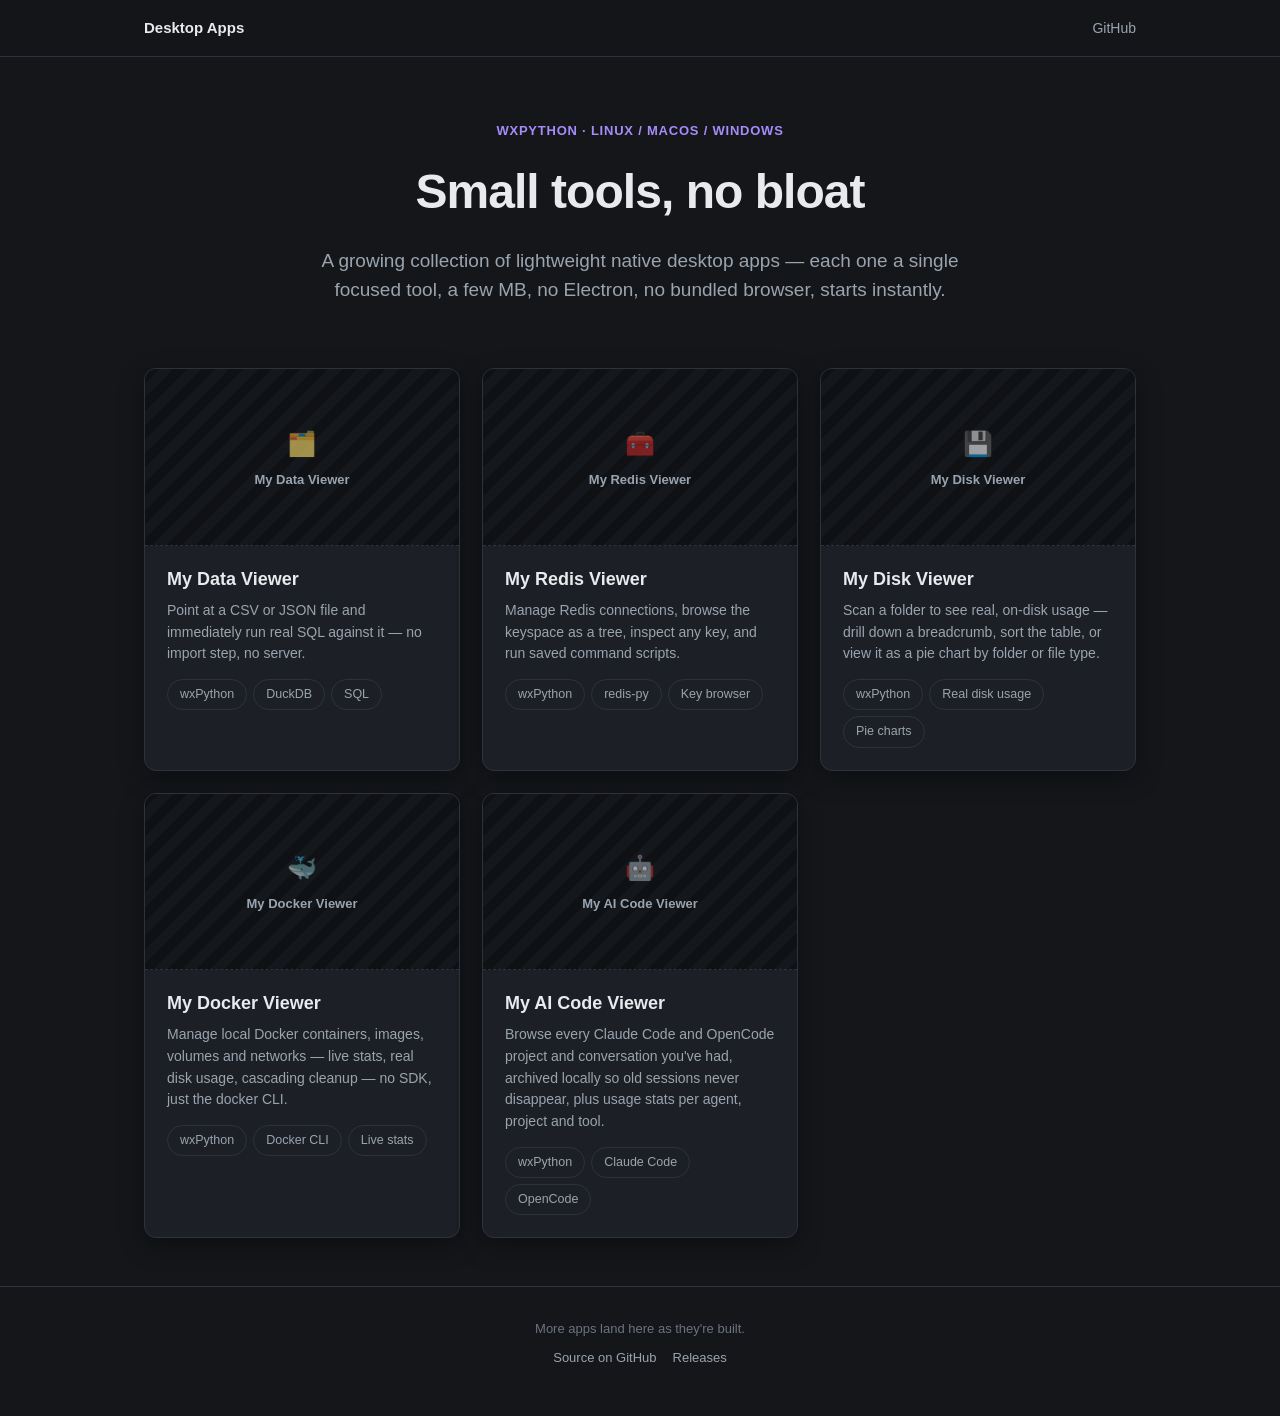
<file: docs/index.html>
<!DOCTYPE html>
<html lang="en">
<head>
<meta charset="UTF-8" />
<title>Desktop Apps</title>
<meta name="description" content="Small, lightweight desktop tools built with wxPython — no Electron, no runtime to install." />
<meta name="viewport" content="width=device-width, initial-scale=1" />
<link rel="stylesheet" href="assets/style.css" />
<style>
  body { --accent: #a78bfa; }
</style>
</head>
<body>

<header class="topnav">
  <div class="wrap">
    <a class="brand" href="index.html">Desktop Apps</a>
    <nav>
      <a href="https://github.com/cancerberoSgx/desktop-app-samples" target="_blank" rel="noopener">GitHub</a>
    </nav>
  </div>
</header>

<section class="hero" style="border-top: none;">
  <div class="wrap">
    <div class="eyebrow">wxPython &middot; Linux / macOS / Windows</div>
    <h1>Small tools, no bloat</h1>
    <p class="tagline">
      A growing collection of lightweight native desktop apps — each one a single
      focused tool, a few MB, no Electron, no bundled browser, starts instantly.
    </p>
  </div>
</section>

<section style="border-top: none; padding-top: 0;">
  <div class="wrap">
    <div class="card-grid">

      <a class="app-card" href="my-data-viewer/" style="--card-accent:#2dd4bf;">
        <div class="card-media">
          <!-- Replace with: <img src="my-data-viewer/media/hero.png" alt="My Data Viewer" class="card-media" style="width:100%;aspect-ratio:16/9;object-fit:cover;"> -->
          <div class="media-placeholder" style="border-radius:0;border-width:0 0 1px 0;aspect-ratio:auto;height:100%;">
            <div class="ph-icon">🗂️</div>
            <div class="ph-label">My Data Viewer</div>
          </div>
        </div>
        <div class="card-body">
          <h3>My Data Viewer</h3>
          <p>Point at a CSV or JSON file and immediately run real SQL against it — no import step, no server.</p>
          <div class="card-badges">
            <span class="badge">wxPython</span>
            <span class="badge">DuckDB</span>
            <span class="badge">SQL</span>
          </div>
        </div>
      </a>

      <a class="app-card" href="my-redis-viewer/" style="--card-accent:#ef4444;">
        <div class="card-media">
          <!-- Replace with: <img src="my-redis-viewer/media/hero.png" alt="My Redis Viewer" class="card-media" style="width:100%;aspect-ratio:16/9;object-fit:cover;"> -->
          <div class="media-placeholder" style="border-radius:0;border-width:0 0 1px 0;aspect-ratio:auto;height:100%;">
            <div class="ph-icon">🧰</div>
            <div class="ph-label">My Redis Viewer</div>
          </div>
        </div>
        <div class="card-body">
          <h3>My Redis Viewer</h3>
          <p>Manage Redis connections, browse the keyspace as a tree, inspect any key, and run saved command scripts.</p>
          <div class="card-badges">
            <span class="badge">wxPython</span>
            <span class="badge">redis-py</span>
            <span class="badge">Key browser</span>
          </div>
        </div>
      </a>

      <a class="app-card" href="my-disk-viewer/" style="--card-accent:#f59e0b;">
        <div class="card-media">
          <!-- Replace with: <img src="my-disk-viewer/media/hero.png" alt="My Disk Viewer" class="card-media" style="width:100%;aspect-ratio:16/9;object-fit:cover;"> -->
          <div class="media-placeholder" style="border-radius:0;border-width:0 0 1px 0;aspect-ratio:auto;height:100%;">
            <div class="ph-icon">💾</div>
            <div class="ph-label">My Disk Viewer</div>
          </div>
        </div>
        <div class="card-body">
          <h3>My Disk Viewer</h3>
          <p>Scan a folder to see real, on-disk usage — drill down a breadcrumb, sort the table, or view it as a pie chart by folder or file type.</p>
          <div class="card-badges">
            <span class="badge">wxPython</span>
            <span class="badge">Real disk usage</span>
            <span class="badge">Pie charts</span>
          </div>
        </div>
      </a>

      <a class="app-card" href="my-docker-viewer/" style="--card-accent:#38bdf8;">
        <div class="card-media">
          <!-- Replace with: <img src="my-docker-viewer/media/hero.png" alt="My Docker Viewer" class="card-media" style="width:100%;aspect-ratio:16/9;object-fit:cover;"> -->
          <div class="media-placeholder" style="border-radius:0;border-width:0 0 1px 0;aspect-ratio:auto;height:100%;">
            <div class="ph-icon">🐳</div>
            <div class="ph-label">My Docker Viewer</div>
          </div>
        </div>
        <div class="card-body">
          <h3>My Docker Viewer</h3>
          <p>Manage local Docker containers, images, volumes and networks — live stats, real disk usage, cascading cleanup — no SDK, just the docker CLI.</p>
          <div class="card-badges">
            <span class="badge">wxPython</span>
            <span class="badge">Docker CLI</span>
            <span class="badge">Live stats</span>
          </div>
        </div>
      </a>

      <a class="app-card" href="my-ai-code-viewer/" style="--card-accent:#a855f7;">
        <div class="card-media">
          <!-- Replace with: <img src="my-ai-code-viewer/media/hero.png" alt="My AI Code Viewer" class="card-media" style="width:100%;aspect-ratio:16/9;object-fit:cover;"> -->
          <div class="media-placeholder" style="border-radius:0;border-width:0 0 1px 0;aspect-ratio:auto;height:100%;">
            <div class="ph-icon">🤖</div>
            <div class="ph-label">My AI Code Viewer</div>
          </div>
        </div>
        <div class="card-body">
          <h3>My AI Code Viewer</h3>
          <p>Browse every Claude Code and OpenCode project and conversation you've had, archived locally so old sessions never disappear, plus usage stats per agent, project and tool.</p>
          <div class="card-badges">
            <span class="badge">wxPython</span>
            <span class="badge">Claude Code</span>
            <span class="badge">OpenCode</span>
          </div>
        </div>
      </a>

    </div>
  </div>
</section>

<footer>
  <div class="wrap">
    <div>More apps land here as they're built.</div>
    <div class="footer-links">
      <a href="https://github.com/cancerberoSgx/desktop-app-samples" target="_blank" rel="noopener">Source on GitHub</a>
      <a href="https://github.com/cancerberoSgx/desktop-app-samples/releases" target="_blank" rel="noopener">Releases</a>
    </div>
  </div>
</footer>

</body>
</html>
</file>
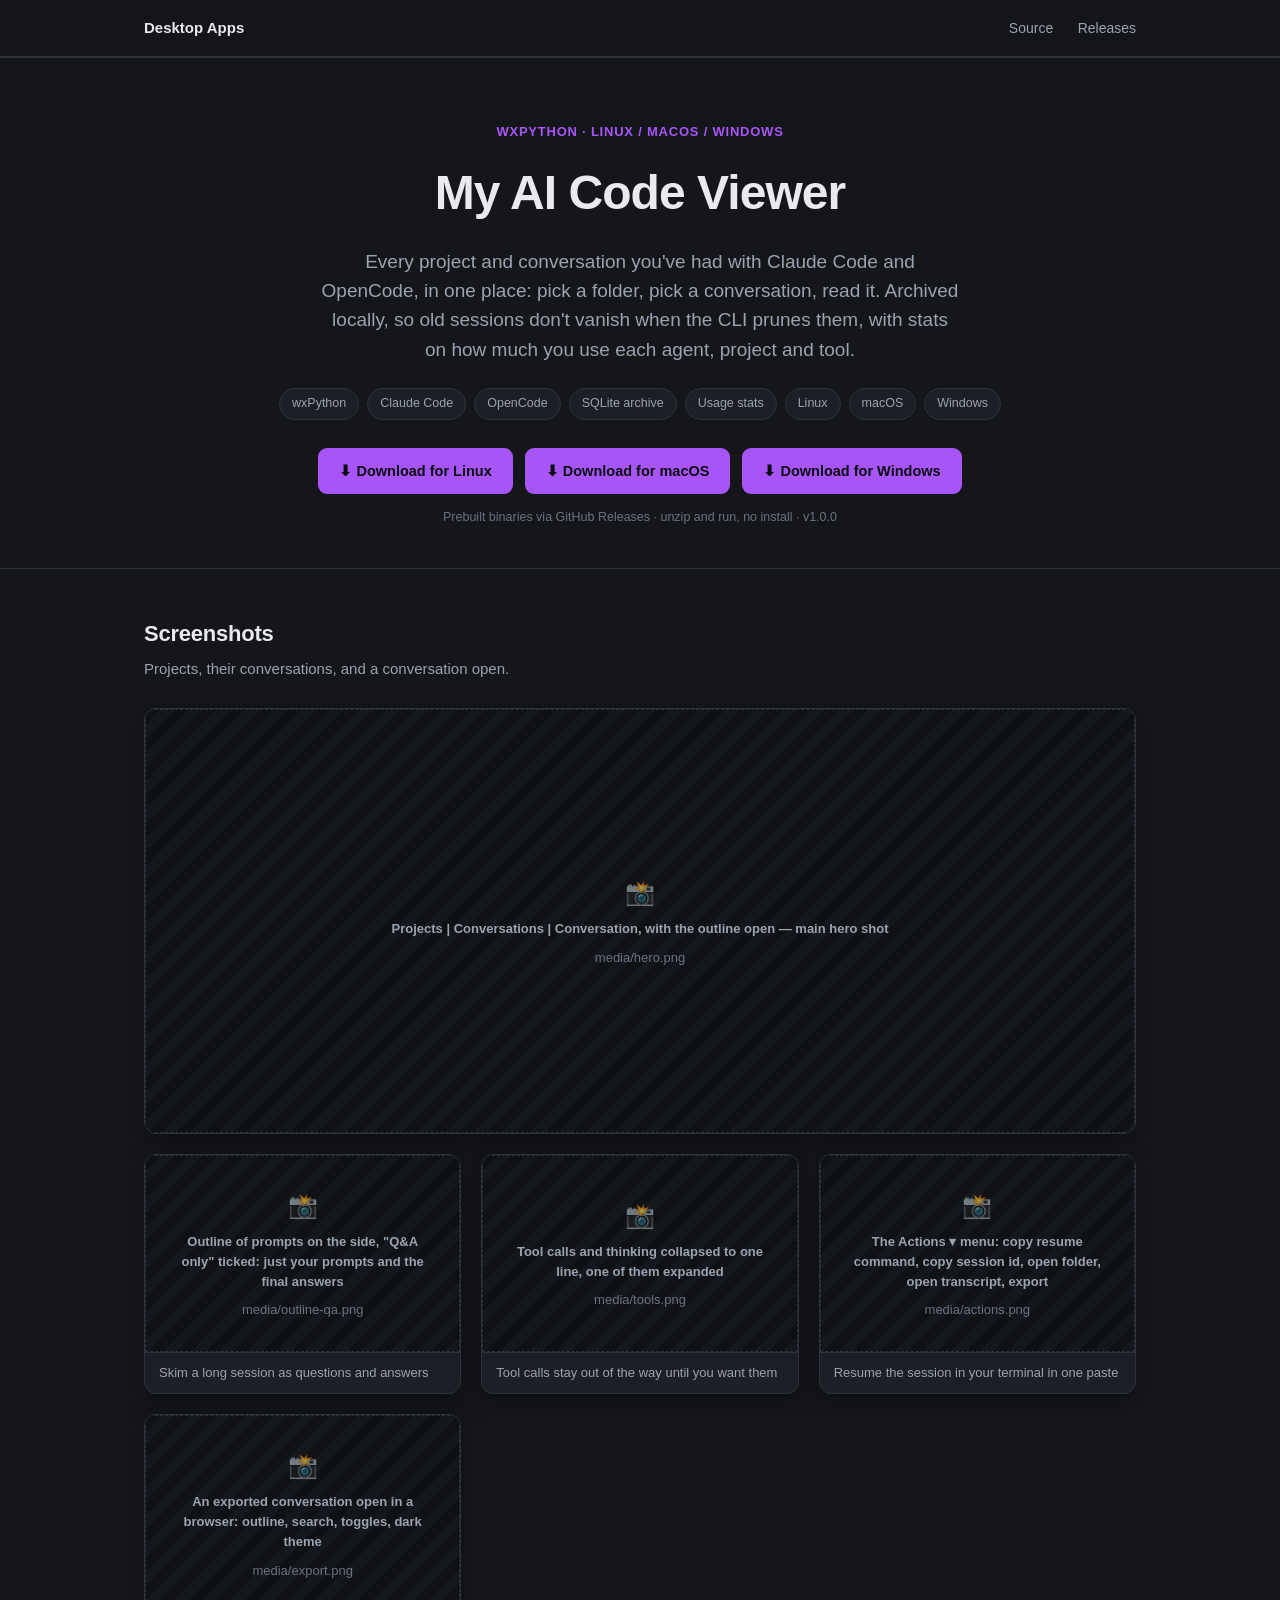
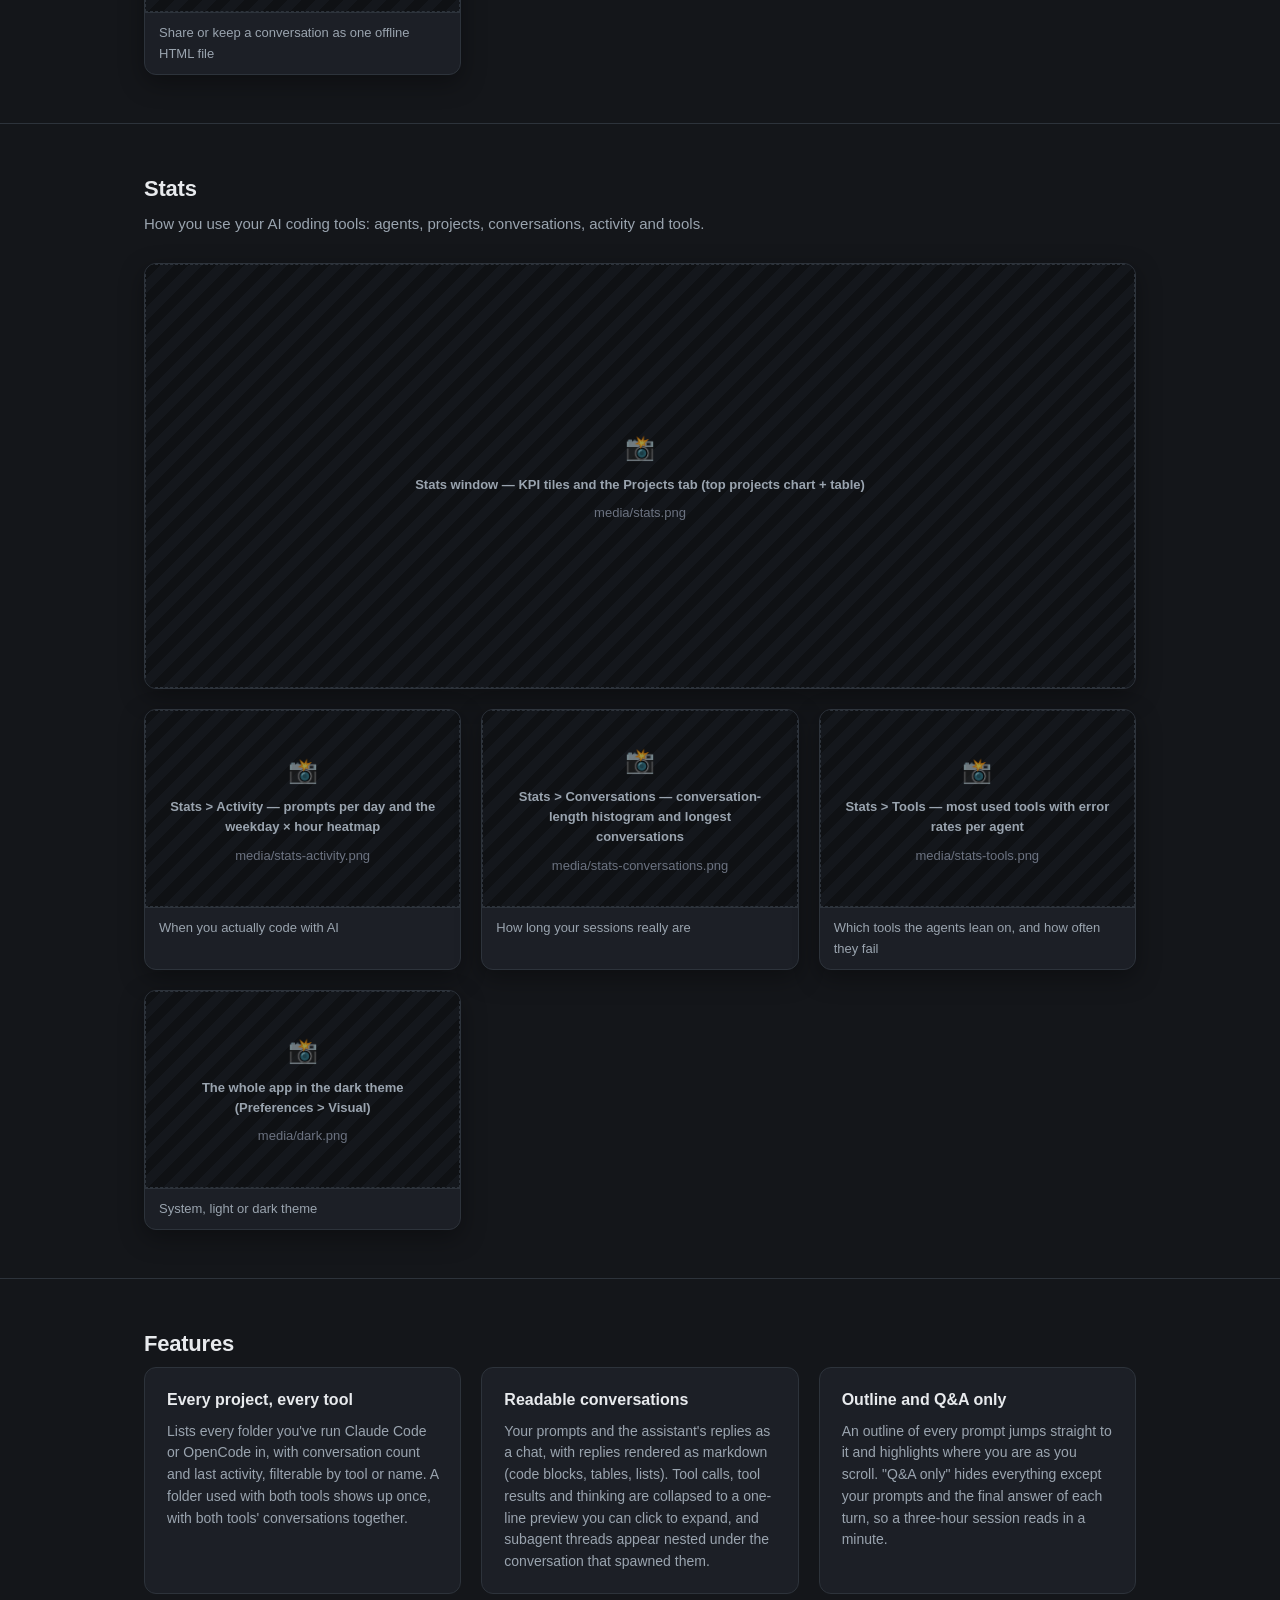
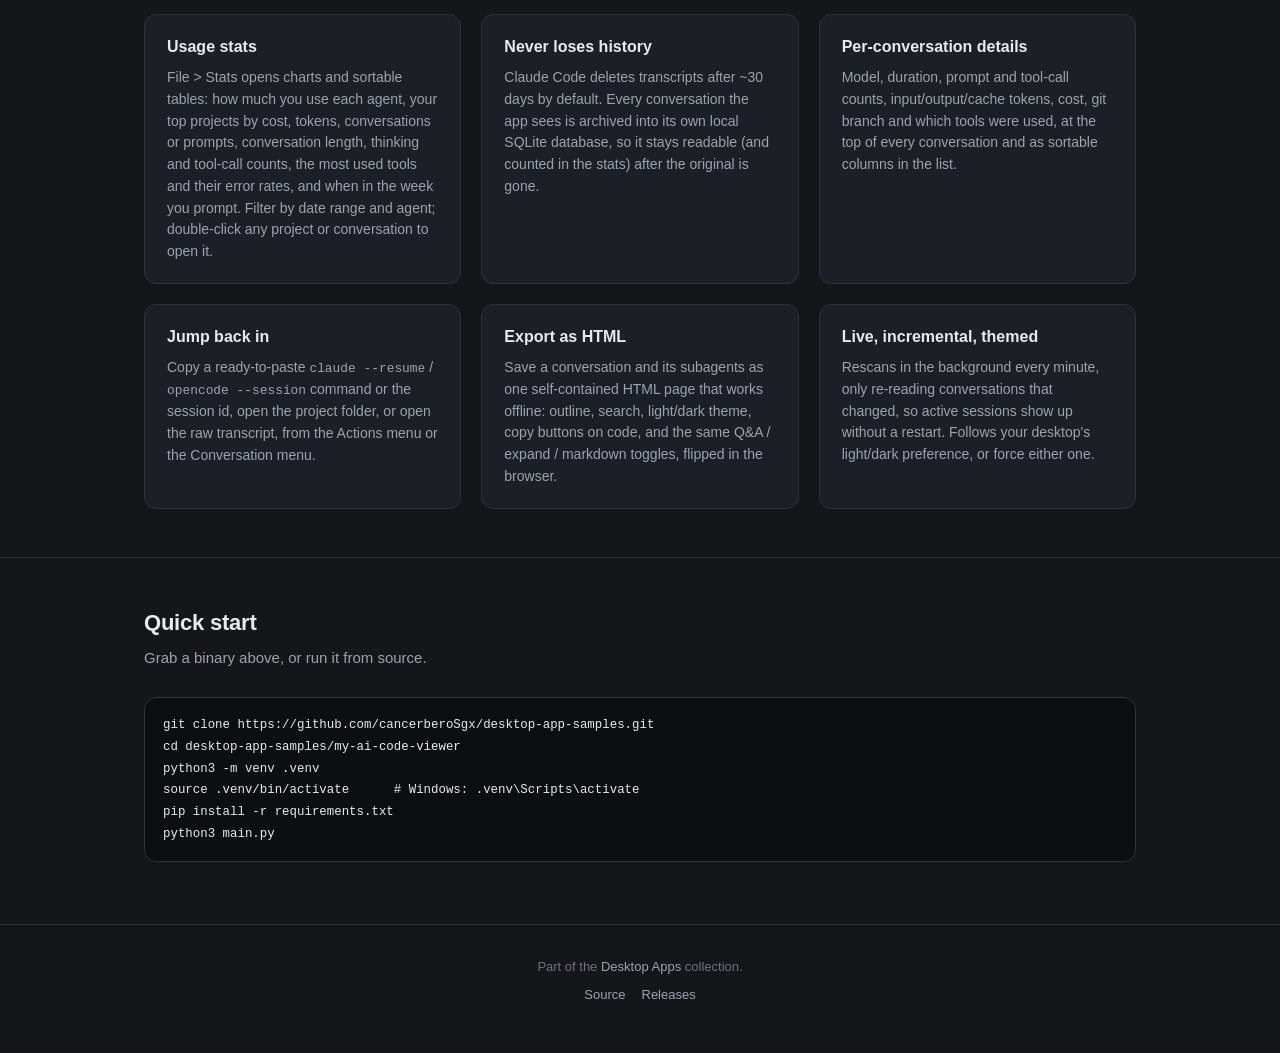
<file: docs/my-ai-code-viewer/index.html>
<!DOCTYPE html>
<html lang="en">
<head>
<meta charset="UTF-8" />
<title>My AI Code Viewer</title>
<meta name="description" content="A desktop app to browse every Claude Code and OpenCode project and conversation you've had, archived locally so nothing gets pruned, with usage stats per agent, project and tool." />
<meta name="viewport" content="width=device-width, initial-scale=1" />
<link rel="stylesheet" href="../assets/style.css" />
<style>
  body { --accent: #a855f7; }
</style>
</head>
<body>

<header class="topnav">
  <div class="wrap">
    <a class="brand" href="../index.html">Desktop Apps</a>
    <nav>
      <a href="https://github.com/cancerberoSgx/desktop-app-samples/tree/main/my-ai-code-viewer" target="_blank" rel="noopener">Source</a>
      <a href="https://github.com/cancerberoSgx/desktop-app-samples/releases" target="_blank" rel="noopener">Releases</a>
    </nav>
  </div>
</header>

<section class="hero">
  <div class="wrap">
    <div class="eyebrow">wxPython &middot; Linux / macOS / Windows</div>
    <h1>My AI Code Viewer</h1>
    <p class="tagline">
      Every project and conversation you've had with Claude Code and
      OpenCode, in one place: pick a folder, pick a conversation, read it.
      Archived locally, so old sessions don't vanish when the CLI prunes them,
      with stats on how much you use each agent, project and tool.
    </p>

    <div class="badges">
      <span class="badge">wxPython</span>
      <span class="badge">Claude Code</span>
      <span class="badge">OpenCode</span>
      <span class="badge">SQLite archive</span>
      <span class="badge">Usage stats</span>
      <span class="badge">Linux</span>
      <span class="badge">macOS</span>
      <span class="badge">Windows</span>
    </div>

    <!--
      These point at the "myaicodeviewer-latest" rolling release, republished by
      .github/workflows/my-ai-code-viewer-build.yml on every run (manual or tagged) - the
      URLs are permanent and never need editing here, even as new versions
      ship. The "vX.Y.Z" text below is stamped in by that same workflow's
      release job whenever a my-ai-code-viewer-v* tag is pushed (see the root README.md's
      "Versioning" section) - don't hand-edit it, it'll be overwritten by the
      next release. For version history, see the repo's Releases page.
    -->
    <div class="cta-row">
      <a class="btn btn-primary" href="https://github.com/cancerberoSgx/desktop-app-samples/releases/download/myaicodeviewer-latest/myaicodeviewer-linux.zip">⬇ Download for Linux</a>
      <a class="btn btn-primary" href="https://github.com/cancerberoSgx/desktop-app-samples/releases/download/myaicodeviewer-latest/myaicodeviewer-macos.zip">⬇ Download for macOS</a>
      <a class="btn btn-primary" href="https://github.com/cancerberoSgx/desktop-app-samples/releases/download/myaicodeviewer-latest/myaicodeviewer-windows.zip">⬇ Download for Windows</a>
    </div>
    <div class="downloads-note">Prebuilt binaries via GitHub Releases &middot; unzip and run, no install &middot; <span id="version">v1.0.0</span></div>
  </div>
</section>

<section>
  <div class="wrap">
    <h2>Screenshots</h2>
    <p class="section-sub">Projects, their conversations, and a conversation open.</p>
    <div class="gallery">

      <!-- Replace with: <img src="media/hero.png" alt="Projects, conversations and a conversation with its outline in My AI Code Viewer"> -->
      <div class="shot wide">
        <div class="media-placeholder">
          <div class="ph-icon">📸</div>
          <div class="ph-label">Projects | Conversations | Conversation, with the outline open — main hero shot</div>
          <div class="ph-file">media/hero.png</div>
        </div>
      </div>

      <!-- Replace with: <img src="media/outline-qa.png" alt="Conversation outline and Q&A only view"> -->
      <div class="shot">
        <div class="media-placeholder">
          <div class="ph-icon">📸</div>
          <div class="ph-label">Outline of prompts on the side, &quot;Q&amp;A only&quot; ticked: just your prompts and the final answers</div>
          <div class="ph-file">media/outline-qa.png</div>
        </div>
        <div class="caption">Skim a long session as questions and answers</div>
      </div>

      <!-- Replace with: <img src="media/tools.png" alt="Tool calls and thinking collapsed in a conversation"> -->
      <div class="shot">
        <div class="media-placeholder">
          <div class="ph-icon">📸</div>
          <div class="ph-label">Tool calls and thinking collapsed to one line, one of them expanded</div>
          <div class="ph-file">media/tools.png</div>
        </div>
        <div class="caption">Tool calls stay out of the way until you want them</div>
      </div>

      <!-- Replace with: <img src="media/actions.png" alt="Conversation actions menu"> -->
      <div class="shot">
        <div class="media-placeholder">
          <div class="ph-icon">📸</div>
          <div class="ph-label">The Actions ▾ menu: copy resume command, copy session id, open folder, open transcript, export</div>
          <div class="ph-file">media/actions.png</div>
        </div>
        <div class="caption">Resume the session in your terminal in one paste</div>
      </div>

      <!-- Replace with: <img src="media/export.png" alt="Conversation exported as a self-contained HTML page"> -->
      <div class="shot">
        <div class="media-placeholder">
          <div class="ph-icon">📸</div>
          <div class="ph-label">An exported conversation open in a browser: outline, search, toggles, dark theme</div>
          <div class="ph-file">media/export.png</div>
        </div>
        <div class="caption">Share or keep a conversation as one offline HTML file</div>
      </div>

    </div>
  </div>
</section>

<section>
  <div class="wrap">
    <h2>Stats</h2>
    <p class="section-sub">How you use your AI coding tools: agents, projects, conversations, activity and tools.</p>
    <div class="gallery">

      <!-- Replace with: <img src="media/stats.png" alt="Stats window with top projects by cost"> -->
      <div class="shot wide">
        <div class="media-placeholder">
          <div class="ph-icon">📸</div>
          <div class="ph-label">Stats window — KPI tiles and the Projects tab (top projects chart + table)</div>
          <div class="ph-file">media/stats.png</div>
        </div>
      </div>

      <!-- Replace with: <img src="media/stats-activity.png" alt="Prompts per day and weekday by hour heatmap"> -->
      <div class="shot">
        <div class="media-placeholder">
          <div class="ph-icon">📸</div>
          <div class="ph-label">Stats > Activity — prompts per day and the weekday × hour heatmap</div>
          <div class="ph-file">media/stats-activity.png</div>
        </div>
        <div class="caption">When you actually code with AI</div>
      </div>

      <!-- Replace with: <img src="media/stats-conversations.png" alt="Conversation length histogram"> -->
      <div class="shot">
        <div class="media-placeholder">
          <div class="ph-icon">📸</div>
          <div class="ph-label">Stats > Conversations — conversation-length histogram and longest conversations</div>
          <div class="ph-file">media/stats-conversations.png</div>
        </div>
        <div class="caption">How long your sessions really are</div>
      </div>

      <!-- Replace with: <img src="media/stats-tools.png" alt="Most used tools chart"> -->
      <div class="shot">
        <div class="media-placeholder">
          <div class="ph-icon">📸</div>
          <div class="ph-label">Stats > Tools — most used tools with error rates per agent</div>
          <div class="ph-file">media/stats-tools.png</div>
        </div>
        <div class="caption">Which tools the agents lean on, and how often they fail</div>
      </div>

      <!-- Replace with: <img src="media/dark.png" alt="My AI Code Viewer in dark theme"> -->
      <div class="shot">
        <div class="media-placeholder">
          <div class="ph-icon">📸</div>
          <div class="ph-label">The whole app in the dark theme (Preferences > Visual)</div>
          <div class="ph-file">media/dark.png</div>
        </div>
        <div class="caption">System, light or dark theme</div>
      </div>

    </div>
  </div>
</section>

<section>
  <div class="wrap">
    <h2>Features</h2>
    <div class="features">

      <div class="feature">
        <h3>Every project, every tool</h3>
        <p>
          Lists every folder you've run Claude Code or OpenCode in, with
          conversation count and last activity, filterable by tool or name. A
          folder used with both tools shows up once, with both tools'
          conversations together.
        </p>
      </div>

      <div class="feature">
        <h3>Readable conversations</h3>
        <p>
          Your prompts and the assistant's replies as a chat, with replies
          rendered as markdown (code blocks, tables, lists). Tool calls, tool
          results and thinking are collapsed to a one-line preview you can
          click to expand, and subagent threads appear nested under the
          conversation that spawned them.
        </p>
      </div>

      <div class="feature">
        <h3>Outline and Q&amp;A only</h3>
        <p>
          An outline of every prompt jumps straight to it and highlights where
          you are as you scroll. &quot;Q&amp;A only&quot; hides everything except
          your prompts and the final answer of each turn, so a three-hour session
          reads in a minute.
        </p>
      </div>

      <div class="feature">
        <h3>Usage stats</h3>
        <p>
          File &gt; Stats opens charts and sortable tables: how much you use each
          agent, your top projects by cost, tokens, conversations or prompts,
          conversation length, thinking and tool-call counts, the most used tools
          and their error rates, and when in the week you prompt. Filter by
          date range and agent; double-click any project or conversation to
          open it.
        </p>
      </div>

      <div class="feature">
        <h3>Never loses history</h3>
        <p>
          Claude Code deletes transcripts after ~30 days by default. Every
          conversation the app sees is archived into its own local SQLite
          database, so it stays readable (and counted in the stats) after the
          original is gone.
        </p>
      </div>

      <div class="feature">
        <h3>Per-conversation details</h3>
        <p>
          Model, duration, prompt and tool-call counts, input/output/cache
          tokens, cost, git branch and which tools were used, at the top of
          every conversation and as sortable columns in the list.
        </p>
      </div>

      <div class="feature">
        <h3>Jump back in</h3>
        <p>
          Copy a ready-to-paste <code>claude --resume</code> /
          <code>opencode --session</code> command or the session id, open the
          project folder, or open the raw transcript, from the Actions menu or
          the Conversation menu.
        </p>
      </div>

      <div class="feature">
        <h3>Export as HTML</h3>
        <p>
          Save a conversation and its subagents as one self-contained HTML page
          that works offline: outline, search, light/dark theme, copy buttons on
          code, and the same Q&amp;A / expand / markdown toggles, flipped in the
          browser.
        </p>
      </div>

      <div class="feature">
        <h3>Live, incremental, themed</h3>
        <p>
          Rescans in the background every minute, only re-reading conversations
          that changed, so active sessions show up without a restart. Follows
          your desktop's light/dark preference, or force either one.
        </p>
      </div>

    </div>
  </div>
</section>

<section>
  <div class="wrap">
    <h2>Quick start</h2>
    <p class="section-sub">Grab a binary above, or run it from source.</p>
    <pre><code>git clone https://github.com/cancerberoSgx/desktop-app-samples.git
cd desktop-app-samples/my-ai-code-viewer
python3 -m venv .venv
source .venv/bin/activate      # Windows: .venv\Scripts\activate
pip install -r requirements.txt
python3 main.py</code></pre>
  </div>
</section>

<footer>
  <div class="wrap">
    <div>Part of the <a href="../index.html">Desktop Apps</a> collection.</div>
    <div class="footer-links">
      <a href="https://github.com/cancerberoSgx/desktop-app-samples/tree/main/my-ai-code-viewer" target="_blank" rel="noopener">Source</a>
      <a href="https://github.com/cancerberoSgx/desktop-app-samples/releases" target="_blank" rel="noopener">Releases</a>
    </div>
  </div>
</footer>

<div class="lightbox"><div class="lightbox-content"></div></div>
<script src="../assets/site.js"></script>

</body>
</html>
</file>
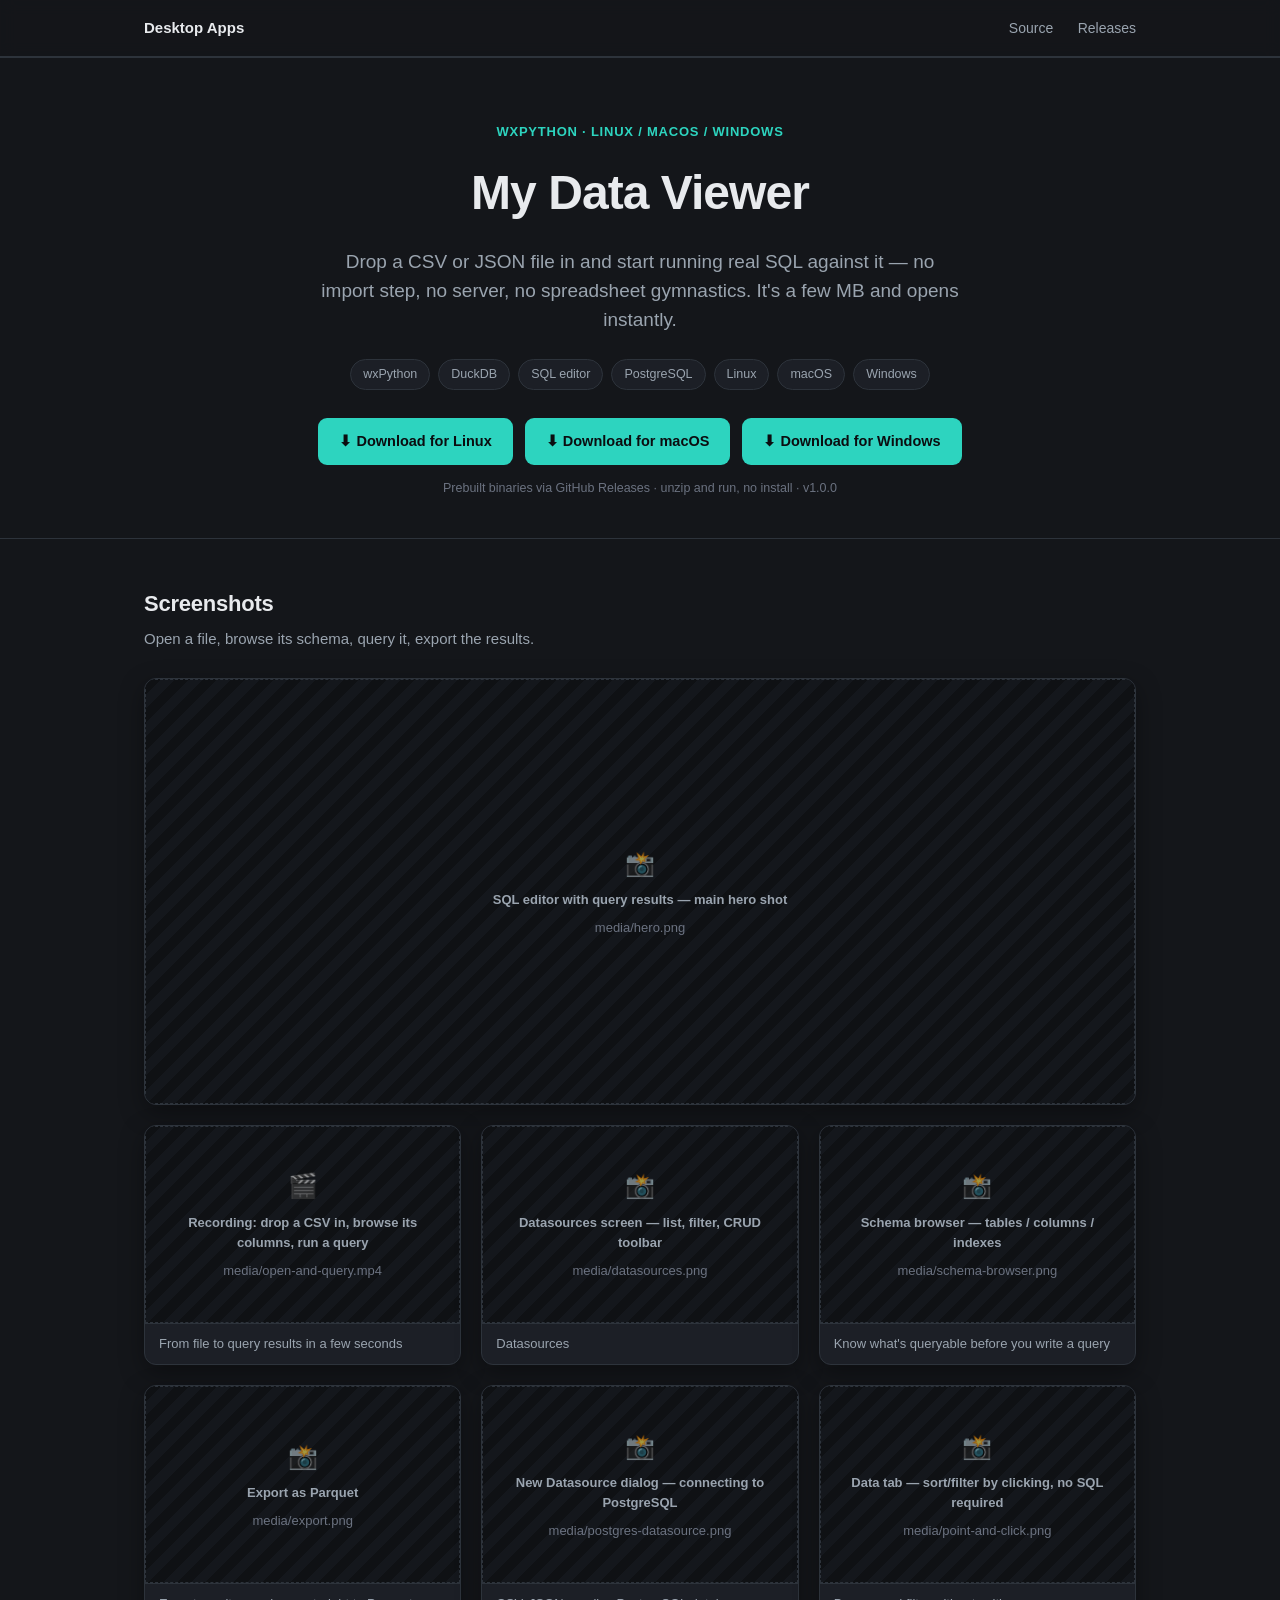
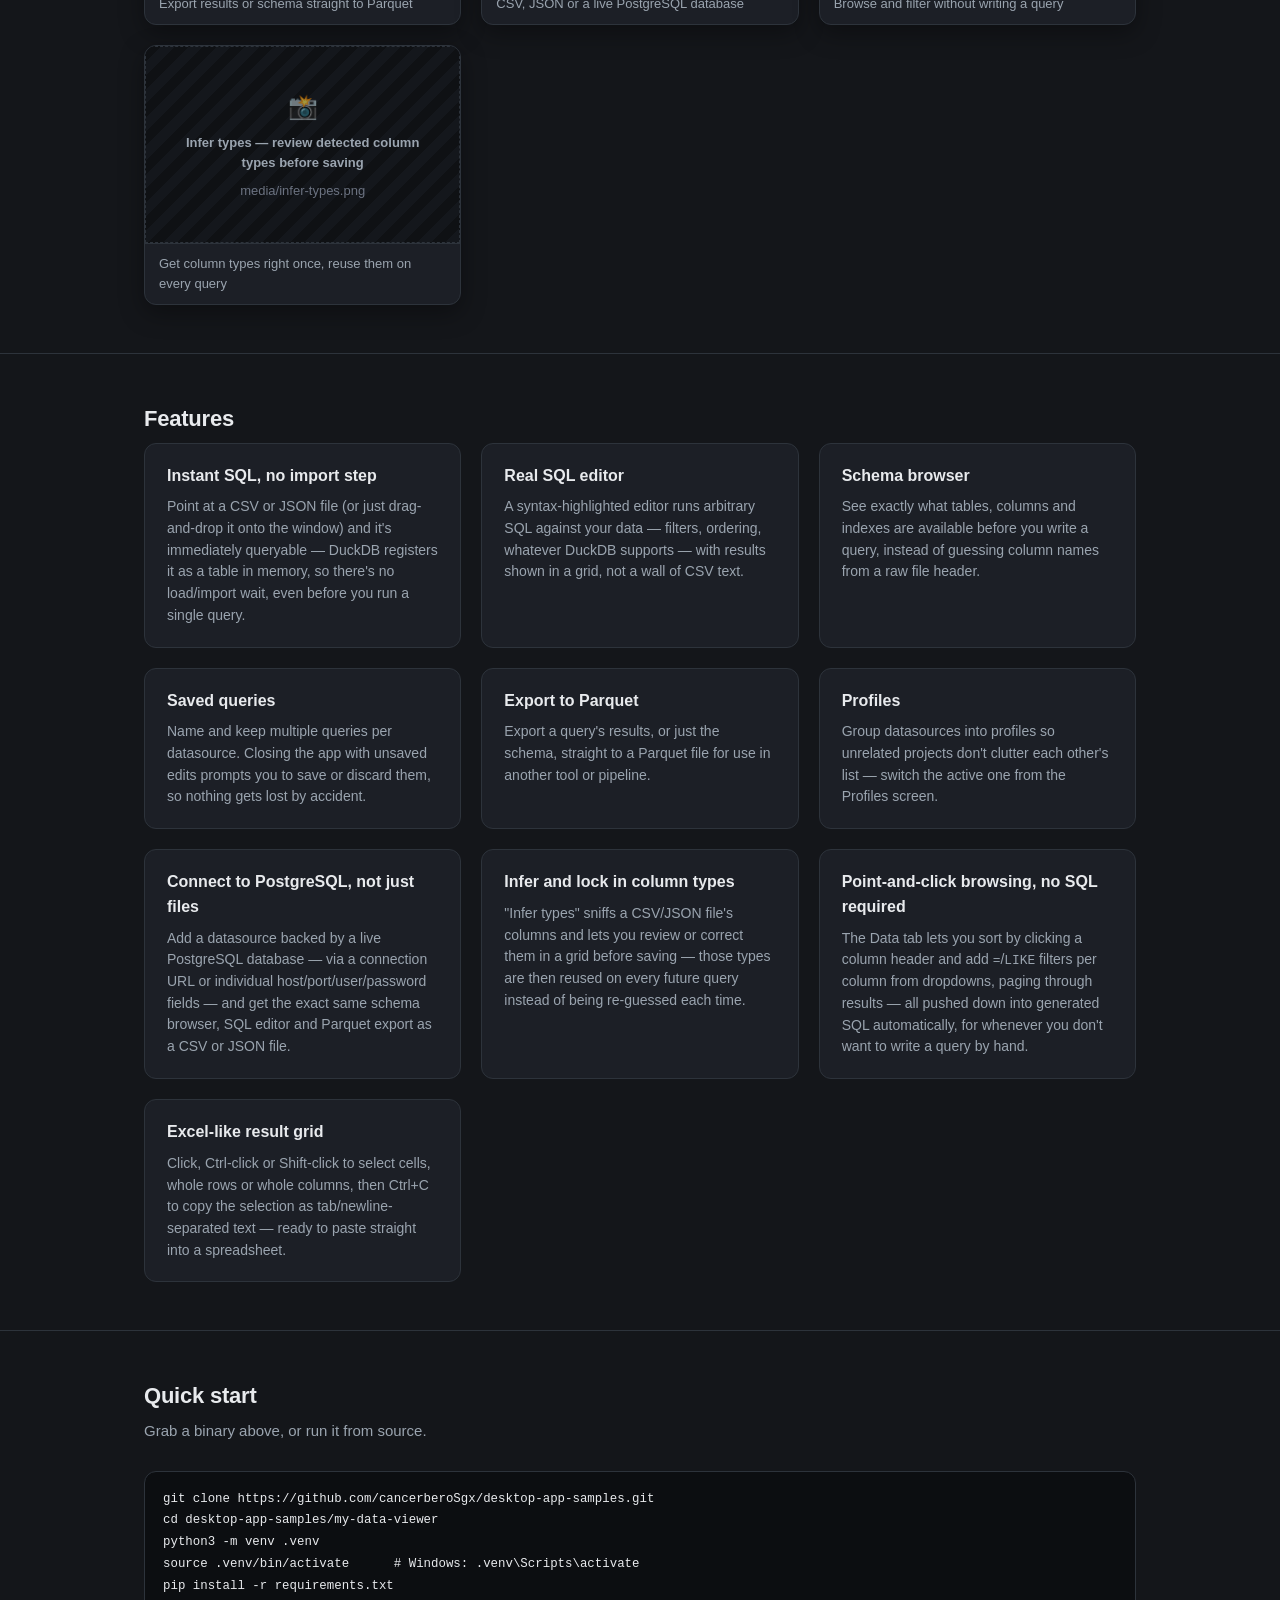
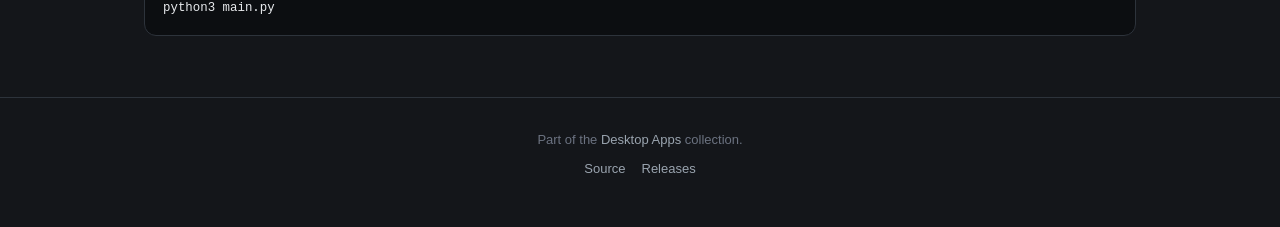
<file: docs/my-data-viewer/index.html>
<!DOCTYPE html>
<html lang="en">
<head>
<meta charset="UTF-8" />
<title>My Data Viewer</title>
<meta name="description" content="A lightweight desktop app to browse CSV/JSON files and run real SQL against them instantly, powered by DuckDB." />
<meta name="viewport" content="width=device-width, initial-scale=1" />
<link rel="stylesheet" href="../assets/style.css" />
<style>
  body { --accent: #2dd4bf; }
</style>
</head>
<body>

<header class="topnav">
  <div class="wrap">
    <a class="brand" href="../index.html">Desktop Apps</a>
    <nav>
      <a href="https://github.com/cancerberoSgx/desktop-app-samples/tree/main/my-data-viewer" target="_blank" rel="noopener">Source</a>
      <a href="https://github.com/cancerberoSgx/desktop-app-samples/releases" target="_blank" rel="noopener">Releases</a>
    </nav>
  </div>
</header>

<section class="hero">
  <div class="wrap">
    <div class="eyebrow">wxPython &middot; Linux / macOS / Windows</div>
    <h1>My Data Viewer</h1>
    <p class="tagline">
      Drop a CSV or JSON file in and start running real SQL against it — no
      import step, no server, no spreadsheet gymnastics. It's a few MB and
      opens instantly.
    </p>

    <div class="badges">
      <span class="badge">wxPython</span>
      <span class="badge">DuckDB</span>
      <span class="badge">SQL editor</span>
      <span class="badge">PostgreSQL</span>
      <span class="badge">Linux</span>
      <span class="badge">macOS</span>
      <span class="badge">Windows</span>
    </div>

    <!--
      These point at the "mydataviewer-latest" rolling release, republished by
      .github/workflows/my-data-viewer-build.yml on every run (manual or tagged) - the
      URLs are permanent and never need editing here, even as new versions
      ship. The "vX.Y.Z" text below is stamped in by that same workflow's
      release job whenever a my-data-viewer-v* tag is pushed (see the root README.md's
      "Versioning" section) - don't hand-edit it, it'll be overwritten by the
      next release. For version history, see the repo's Releases page.
    -->
    <div class="cta-row">
      <a class="btn btn-primary" href="https://github.com/cancerberoSgx/desktop-app-samples/releases/download/mydataviewer-latest/mydataviewer-linux.zip">⬇ Download for Linux</a>
      <a class="btn btn-primary" href="https://github.com/cancerberoSgx/desktop-app-samples/releases/download/mydataviewer-latest/mydataviewer-macos.zip">⬇ Download for macOS</a>
      <a class="btn btn-primary" href="https://github.com/cancerberoSgx/desktop-app-samples/releases/download/mydataviewer-latest/mydataviewer-windows.zip">⬇ Download for Windows</a>
    </div>
    <div class="downloads-note">Prebuilt binaries via GitHub Releases &middot; unzip and run, no install &middot; <span id="version">v1.0.0</span></div>
  </div>
</section>

<section>
  <div class="wrap">
    <h2>Screenshots</h2>
    <p class="section-sub">Open a file, browse its schema, query it, export the results.</p>
    <div class="gallery">

      <!-- Replace with: <img src="media/hero.png" alt="Running a SQL query against a CSV file in My Data Viewer"> -->
      <div class="shot wide">
        <div class="media-placeholder">
          <div class="ph-icon">📸</div>
          <div class="ph-label">SQL editor with query results — main hero shot</div>
          <div class="ph-file">media/hero.png</div>
        </div>
      </div>

      <!-- Replace with: <video src="media/open-and-query.mp4" poster="media/open-and-query.png" autoplay muted loop playsinline></video> -->
      <div class="shot">
        <div class="media-placeholder">
          <div class="ph-icon">🎬</div>
          <div class="ph-label">Recording: drop a CSV in, browse its columns, run a query</div>
          <div class="ph-file">media/open-and-query.mp4</div>
        </div>
        <div class="caption">From file to query results in a few seconds</div>
      </div>

      <!-- Replace with: <img src="media/datasources.png" alt="Datasources list screen"> -->
      <div class="shot">
        <div class="media-placeholder">
          <div class="ph-icon">📸</div>
          <div class="ph-label">Datasources screen — list, filter, CRUD toolbar</div>
          <div class="ph-file">media/datasources.png</div>
        </div>
        <div class="caption">Datasources</div>
      </div>

      <!-- Replace with: <img src="media/schema-browser.png" alt="Tables, columns and indexes browser"> -->
      <div class="shot">
        <div class="media-placeholder">
          <div class="ph-icon">📸</div>
          <div class="ph-label">Schema browser — tables / columns / indexes</div>
          <div class="ph-file">media/schema-browser.png</div>
        </div>
        <div class="caption">Know what's queryable before you write a query</div>
      </div>

      <!-- Replace with: <img src="media/export.png" alt="Export as Parquet dialog"> -->
      <div class="shot">
        <div class="media-placeholder">
          <div class="ph-icon">📸</div>
          <div class="ph-label">Export as Parquet</div>
          <div class="ph-file">media/export.png</div>
        </div>
        <div class="caption">Export results or schema straight to Parquet</div>
      </div>

      <!-- Replace with: <img src="media/postgres-datasource.png" alt="New Datasource dialog connecting to a PostgreSQL database"> -->
      <div class="shot">
        <div class="media-placeholder">
          <div class="ph-icon">📸</div>
          <div class="ph-label">New Datasource dialog — connecting to PostgreSQL</div>
          <div class="ph-file">media/postgres-datasource.png</div>
        </div>
        <div class="caption">CSV, JSON or a live PostgreSQL database</div>
      </div>

      <!-- Replace with: <img src="media/point-and-click.png" alt="Data tab with column sort and filter dropdowns, no SQL written"> -->
      <div class="shot">
        <div class="media-placeholder">
          <div class="ph-icon">📸</div>
          <div class="ph-label">Data tab — sort/filter by clicking, no SQL required</div>
          <div class="ph-file">media/point-and-click.png</div>
        </div>
        <div class="caption">Browse and filter without writing a query</div>
      </div>

      <!-- Replace with: <img src="media/infer-types.png" alt="Infer types dialog showing detected column types before saving a datasource"> -->
      <div class="shot">
        <div class="media-placeholder">
          <div class="ph-icon">📸</div>
          <div class="ph-label">Infer types — review detected column types before saving</div>
          <div class="ph-file">media/infer-types.png</div>
        </div>
        <div class="caption">Get column types right once, reuse them on every query</div>
      </div>

    </div>
  </div>
</section>

<section>
  <div class="wrap">
    <h2>Features</h2>
    <div class="features">

      <div class="feature">
        <h3>Instant SQL, no import step</h3>
        <p>
          Point at a CSV or JSON file (or just drag-and-drop it onto the
          window) and it's immediately queryable — DuckDB registers it as a
          table in memory, so there's no load/import wait, even before you
          run a single query.
        </p>
      </div>

      <div class="feature">
        <h3>Real SQL editor</h3>
        <p>
          A syntax-highlighted editor runs arbitrary SQL against your data —
          filters, ordering, whatever DuckDB supports — with results shown
          in a grid, not a wall of CSV text.
        </p>
      </div>

      <div class="feature">
        <h3>Schema browser</h3>
        <p>
          See exactly what tables, columns and indexes are available before
          you write a query, instead of guessing column names from a raw
          file header.
        </p>
      </div>

      <div class="feature">
        <h3>Saved queries</h3>
        <p>
          Name and keep multiple queries per datasource. Closing the app
          with unsaved edits prompts you to save or discard them, so nothing
          gets lost by accident.
        </p>
      </div>

      <div class="feature">
        <h3>Export to Parquet</h3>
        <p>
          Export a query's results, or just the schema, straight to a
          Parquet file for use in another tool or pipeline.
        </p>
      </div>

      <div class="feature">
        <h3>Profiles</h3>
        <p>
          Group datasources into profiles so unrelated projects don't clutter
          each other's list — switch the active one from the Profiles screen.
        </p>
      </div>

      <div class="feature">
        <h3>Connect to PostgreSQL, not just files</h3>
        <p>
          Add a datasource backed by a live PostgreSQL database — via a
          connection URL or individual host/port/user/password fields — and
          get the exact same schema browser, SQL editor and Parquet export as
          a CSV or JSON file.
        </p>
      </div>

      <div class="feature">
        <h3>Infer and lock in column types</h3>
        <p>
          "Infer types" sniffs a CSV/JSON file's columns and lets you review
          or correct them in a grid before saving — those types are then
          reused on every future query instead of being re-guessed each time.
        </p>
      </div>

      <div class="feature">
        <h3>Point-and-click browsing, no SQL required</h3>
        <p>
          The Data tab lets you sort by clicking a column header and add
          <code>=</code>/<code>LIKE</code> filters per column from dropdowns,
          paging through results — all pushed down into generated SQL
          automatically, for whenever you don't want to write a query by hand.
        </p>
      </div>

      <div class="feature">
        <h3>Excel-like result grid</h3>
        <p>
          Click, Ctrl-click or Shift-click to select cells, whole rows or
          whole columns, then Ctrl+C to copy the selection as
          tab/newline-separated text — ready to paste straight into a
          spreadsheet.
        </p>
      </div>

    </div>
  </div>
</section>

<section>
  <div class="wrap">
    <h2>Quick start</h2>
    <p class="section-sub">Grab a binary above, or run it from source.</p>
    <pre><code>git clone https://github.com/cancerberoSgx/desktop-app-samples.git
cd desktop-app-samples/my-data-viewer
python3 -m venv .venv
source .venv/bin/activate      # Windows: .venv\Scripts\activate
pip install -r requirements.txt
python3 main.py</code></pre>
  </div>
</section>

<footer>
  <div class="wrap">
    <div>Part of the <a href="../index.html">Desktop Apps</a> collection.</div>
    <div class="footer-links">
      <a href="https://github.com/cancerberoSgx/desktop-app-samples/tree/main/my-data-viewer" target="_blank" rel="noopener">Source</a>
      <a href="https://github.com/cancerberoSgx/desktop-app-samples/releases" target="_blank" rel="noopener">Releases</a>
    </div>
  </div>
</footer>

<div class="lightbox"><div class="lightbox-content"></div></div>
<script src="../assets/site.js"></script>

</body>
</html>
</file>
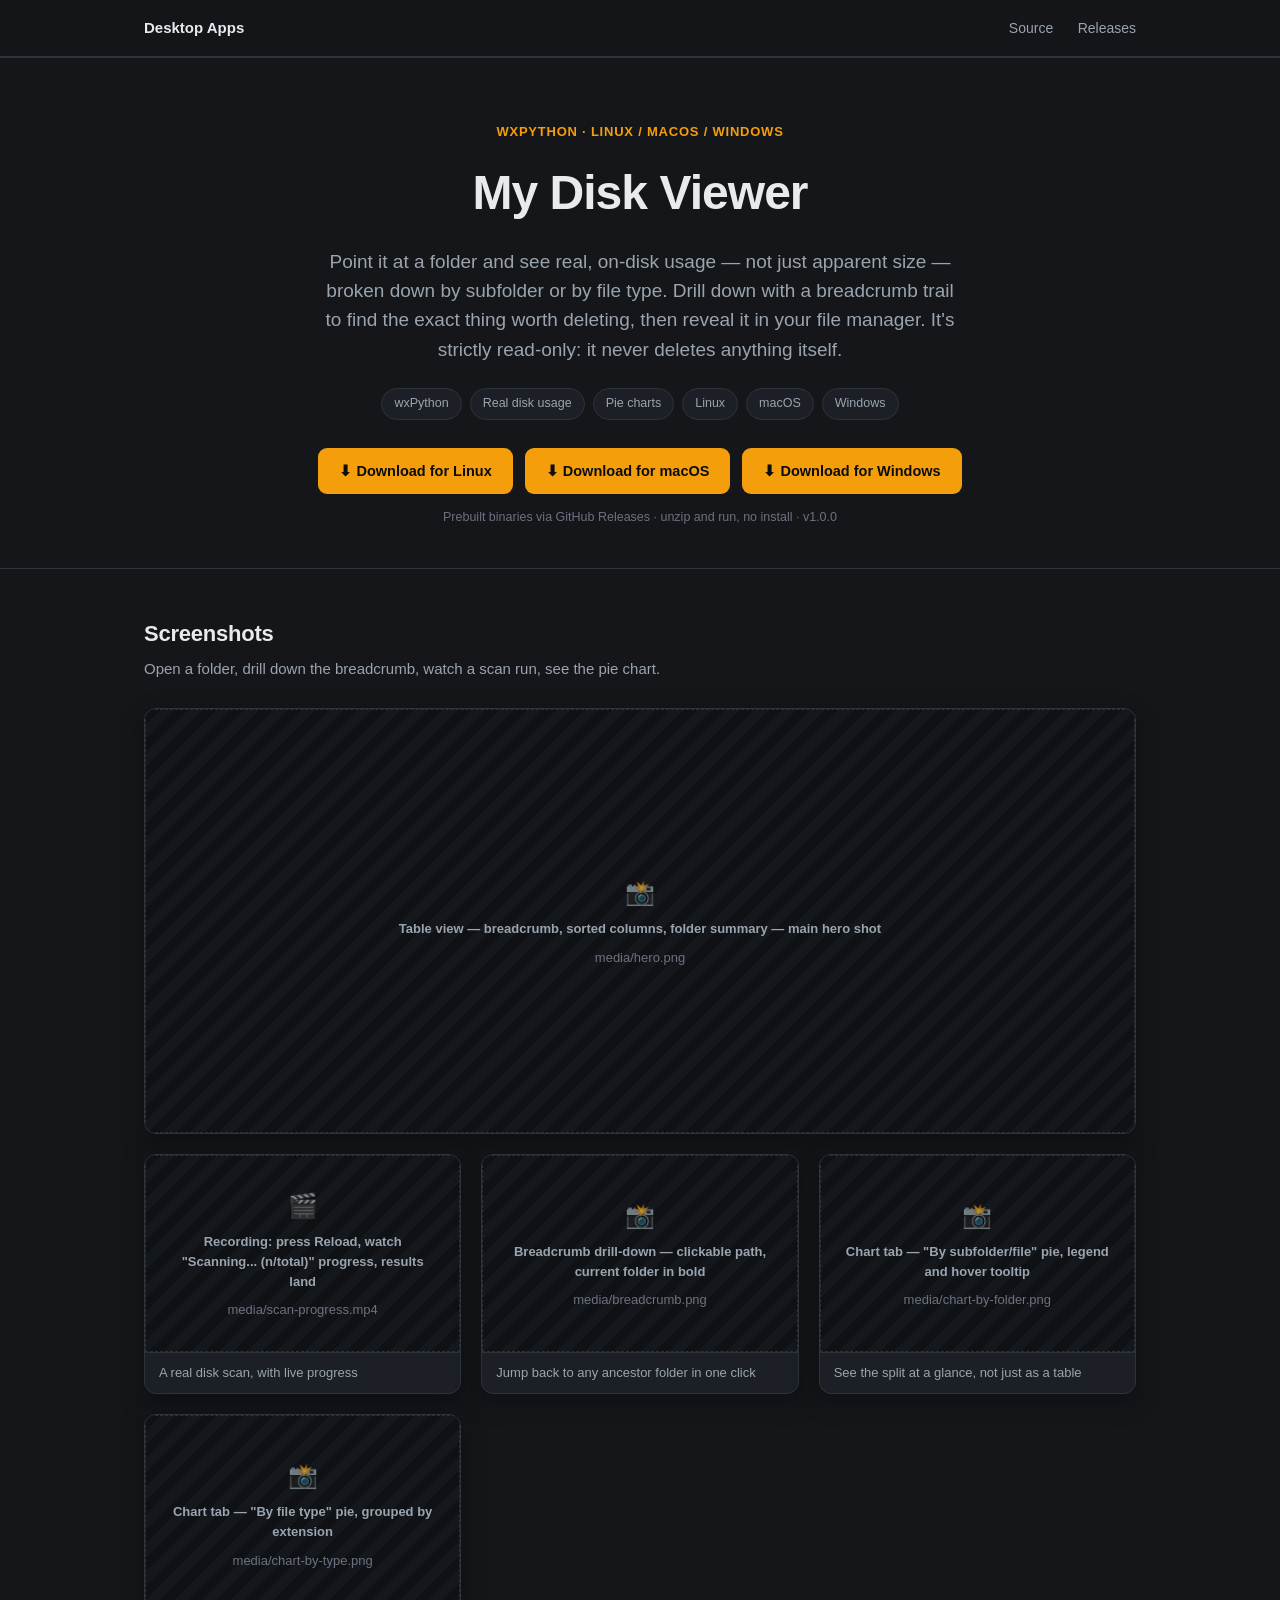
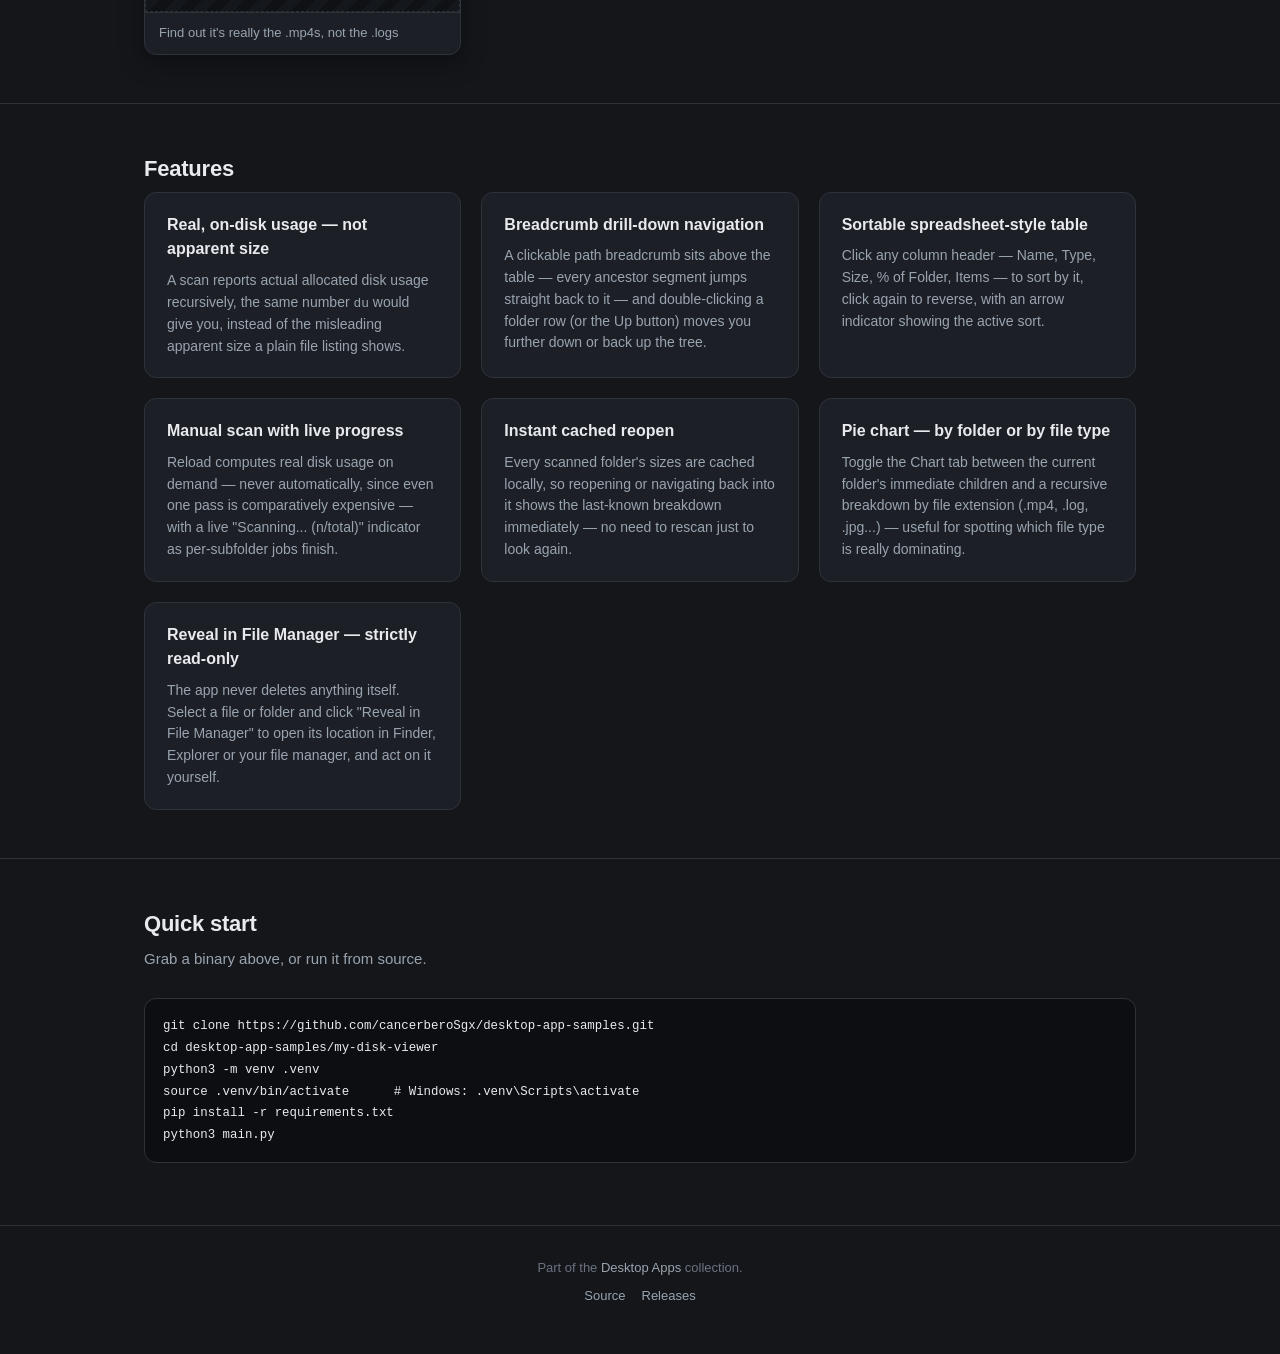
<file: docs/my-disk-viewer/index.html>
<!DOCTYPE html>
<html lang="en">
<head>
<meta charset="UTF-8" />
<title>My Disk Viewer</title>
<meta name="description" content="A lightweight desktop app that scans a folder and shows exactly what's eating your disk space — sortable table and pie chart, no background scanning, never deletes anything." />
<meta name="viewport" content="width=device-width, initial-scale=1" />
<link rel="stylesheet" href="../assets/style.css" />
<style>
  body { --accent: #f59e0b; }
</style>
</head>
<body>

<header class="topnav">
  <div class="wrap">
    <a class="brand" href="../index.html">Desktop Apps</a>
    <nav>
      <a href="https://github.com/cancerberoSgx/desktop-app-samples/tree/main/my-disk-viewer" target="_blank" rel="noopener">Source</a>
      <a href="https://github.com/cancerberoSgx/desktop-app-samples/releases" target="_blank" rel="noopener">Releases</a>
    </nav>
  </div>
</header>

<section class="hero">
  <div class="wrap">
    <div class="eyebrow">wxPython &middot; Linux / macOS / Windows</div>
    <h1>My Disk Viewer</h1>
    <p class="tagline">
      Point it at a folder and see real, on-disk usage — not just apparent
      size — broken down by subfolder or by file type. Drill down with a
      breadcrumb trail to find the exact thing worth deleting, then reveal it
      in your file manager. It's strictly read-only: it never deletes
      anything itself.
    </p>

    <div class="badges">
      <span class="badge">wxPython</span>
      <span class="badge">Real disk usage</span>
      <span class="badge">Pie charts</span>
      <span class="badge">Linux</span>
      <span class="badge">macOS</span>
      <span class="badge">Windows</span>
    </div>

    <!--
      These point at the "mydiskviewer-latest" rolling release, republished by
      .github/workflows/my-disk-viewer-build.yml on every run (manual or tagged) - the
      URLs are permanent and never need editing here, even as new versions
      ship. The "vX.Y.Z" text below is stamped in by that same workflow's
      release job whenever a my-disk-viewer-v* tag is pushed (see the root README.md's
      "Versioning" section) - don't hand-edit it, it'll be overwritten by the
      next release. For version history, see the repo's Releases page.
    -->
    <div class="cta-row">
      <a class="btn btn-primary" href="https://github.com/cancerberoSgx/desktop-app-samples/releases/download/mydiskviewer-latest/mydiskviewer-linux.zip">⬇ Download for Linux</a>
      <a class="btn btn-primary" href="https://github.com/cancerberoSgx/desktop-app-samples/releases/download/mydiskviewer-latest/mydiskviewer-macos.zip">⬇ Download for macOS</a>
      <a class="btn btn-primary" href="https://github.com/cancerberoSgx/desktop-app-samples/releases/download/mydiskviewer-latest/mydiskviewer-windows.zip">⬇ Download for Windows</a>
    </div>
    <div class="downloads-note">Prebuilt binaries via GitHub Releases &middot; unzip and run, no install &middot; <span id="version">v1.0.0</span></div>
  </div>
</section>

<section>
  <div class="wrap">
    <h2>Screenshots</h2>
    <p class="section-sub">Open a folder, drill down the breadcrumb, watch a scan run, see the pie chart.</p>
    <div class="gallery">

      <!-- Replace with: <img src="media/hero.png" alt="Drill-down table of a scanned folder's disk usage in My Disk Viewer"> -->
      <div class="shot wide">
        <div class="media-placeholder">
          <div class="ph-icon">📸</div>
          <div class="ph-label">Table view — breadcrumb, sorted columns, folder summary — main hero shot</div>
          <div class="ph-file">media/hero.png</div>
        </div>
      </div>

      <!-- Replace with: <video src="media/scan-progress.mp4" poster="media/scan-progress.png" autoplay muted loop playsinline></video> -->
      <div class="shot">
        <div class="media-placeholder">
          <div class="ph-icon">🎬</div>
          <div class="ph-label">Recording: press Reload, watch "Scanning... (n/total)" progress, results land</div>
          <div class="ph-file">media/scan-progress.mp4</div>
        </div>
        <div class="caption">A real disk scan, with live progress</div>
      </div>

      <!-- Replace with: <img src="media/breadcrumb.png" alt="Clickable breadcrumb trail mid-navigation"> -->
      <div class="shot">
        <div class="media-placeholder">
          <div class="ph-icon">📸</div>
          <div class="ph-label">Breadcrumb drill-down — clickable path, current folder in bold</div>
          <div class="ph-file">media/breadcrumb.png</div>
        </div>
        <div class="caption">Jump back to any ancestor folder in one click</div>
      </div>

      <!-- Replace with: <img src="media/chart-by-folder.png" alt="Pie chart tab grouped by subfolder"> -->
      <div class="shot">
        <div class="media-placeholder">
          <div class="ph-icon">📸</div>
          <div class="ph-label">Chart tab — "By subfolder/file" pie, legend and hover tooltip</div>
          <div class="ph-file">media/chart-by-folder.png</div>
        </div>
        <div class="caption">See the split at a glance, not just as a table</div>
      </div>

      <!-- Replace with: <img src="media/chart-by-type.png" alt="Pie chart tab grouped by file type/extension"> -->
      <div class="shot">
        <div class="media-placeholder">
          <div class="ph-icon">📸</div>
          <div class="ph-label">Chart tab — "By file type" pie, grouped by extension</div>
          <div class="ph-file">media/chart-by-type.png</div>
        </div>
        <div class="caption">Find out it's really the .mp4s, not the .logs</div>
      </div>

    </div>
  </div>
</section>

<section>
  <div class="wrap">
    <h2>Features</h2>
    <div class="features">

      <div class="feature">
        <h3>Real, on-disk usage — not apparent size</h3>
        <p>
          A scan reports actual allocated disk usage recursively, the same
          number <code>du</code> would give you, instead of the misleading
          apparent size a plain file listing shows.
        </p>
      </div>

      <div class="feature">
        <h3>Breadcrumb drill-down navigation</h3>
        <p>
          A clickable path breadcrumb sits above the table — every ancestor
          segment jumps straight back to it — and double-clicking a folder
          row (or the Up button) moves you further down or back up the tree.
        </p>
      </div>

      <div class="feature">
        <h3>Sortable spreadsheet-style table</h3>
        <p>
          Click any column header — Name, Type, Size, % of Folder, Items —
          to sort by it, click again to reverse, with an arrow indicator
          showing the active sort.
        </p>
      </div>

      <div class="feature">
        <h3>Manual scan with live progress</h3>
        <p>
          Reload computes real disk usage on demand — never automatically,
          since even one pass is comparatively expensive — with a live
          "Scanning... (n/total)" indicator as per-subfolder jobs finish.
        </p>
      </div>

      <div class="feature">
        <h3>Instant cached reopen</h3>
        <p>
          Every scanned folder's sizes are cached locally, so reopening or
          navigating back into it shows the last-known breakdown immediately
          — no need to rescan just to look again.
        </p>
      </div>

      <div class="feature">
        <h3>Pie chart — by folder or by file type</h3>
        <p>
          Toggle the Chart tab between the current folder's immediate
          children and a recursive breakdown by file extension (.mp4, .log,
          .jpg...) — useful for spotting which file type is really dominating.
        </p>
      </div>

      <div class="feature">
        <h3>Reveal in File Manager — strictly read-only</h3>
        <p>
          The app never deletes anything itself. Select a file or folder and
          click "Reveal in File Manager" to open its location in Finder,
          Explorer or your file manager, and act on it yourself.
        </p>
      </div>

    </div>
  </div>
</section>

<section>
  <div class="wrap">
    <h2>Quick start</h2>
    <p class="section-sub">Grab a binary above, or run it from source.</p>
    <pre><code>git clone https://github.com/cancerberoSgx/desktop-app-samples.git
cd desktop-app-samples/my-disk-viewer
python3 -m venv .venv
source .venv/bin/activate      # Windows: .venv\Scripts\activate
pip install -r requirements.txt
python3 main.py</code></pre>
  </div>
</section>

<footer>
  <div class="wrap">
    <div>Part of the <a href="../index.html">Desktop Apps</a> collection.</div>
    <div class="footer-links">
      <a href="https://github.com/cancerberoSgx/desktop-app-samples/tree/main/my-disk-viewer" target="_blank" rel="noopener">Source</a>
      <a href="https://github.com/cancerberoSgx/desktop-app-samples/releases" target="_blank" rel="noopener">Releases</a>
    </div>
  </div>
</footer>

<div class="lightbox"><div class="lightbox-content"></div></div>
<script src="../assets/site.js"></script>

</body>
</html>
</file>
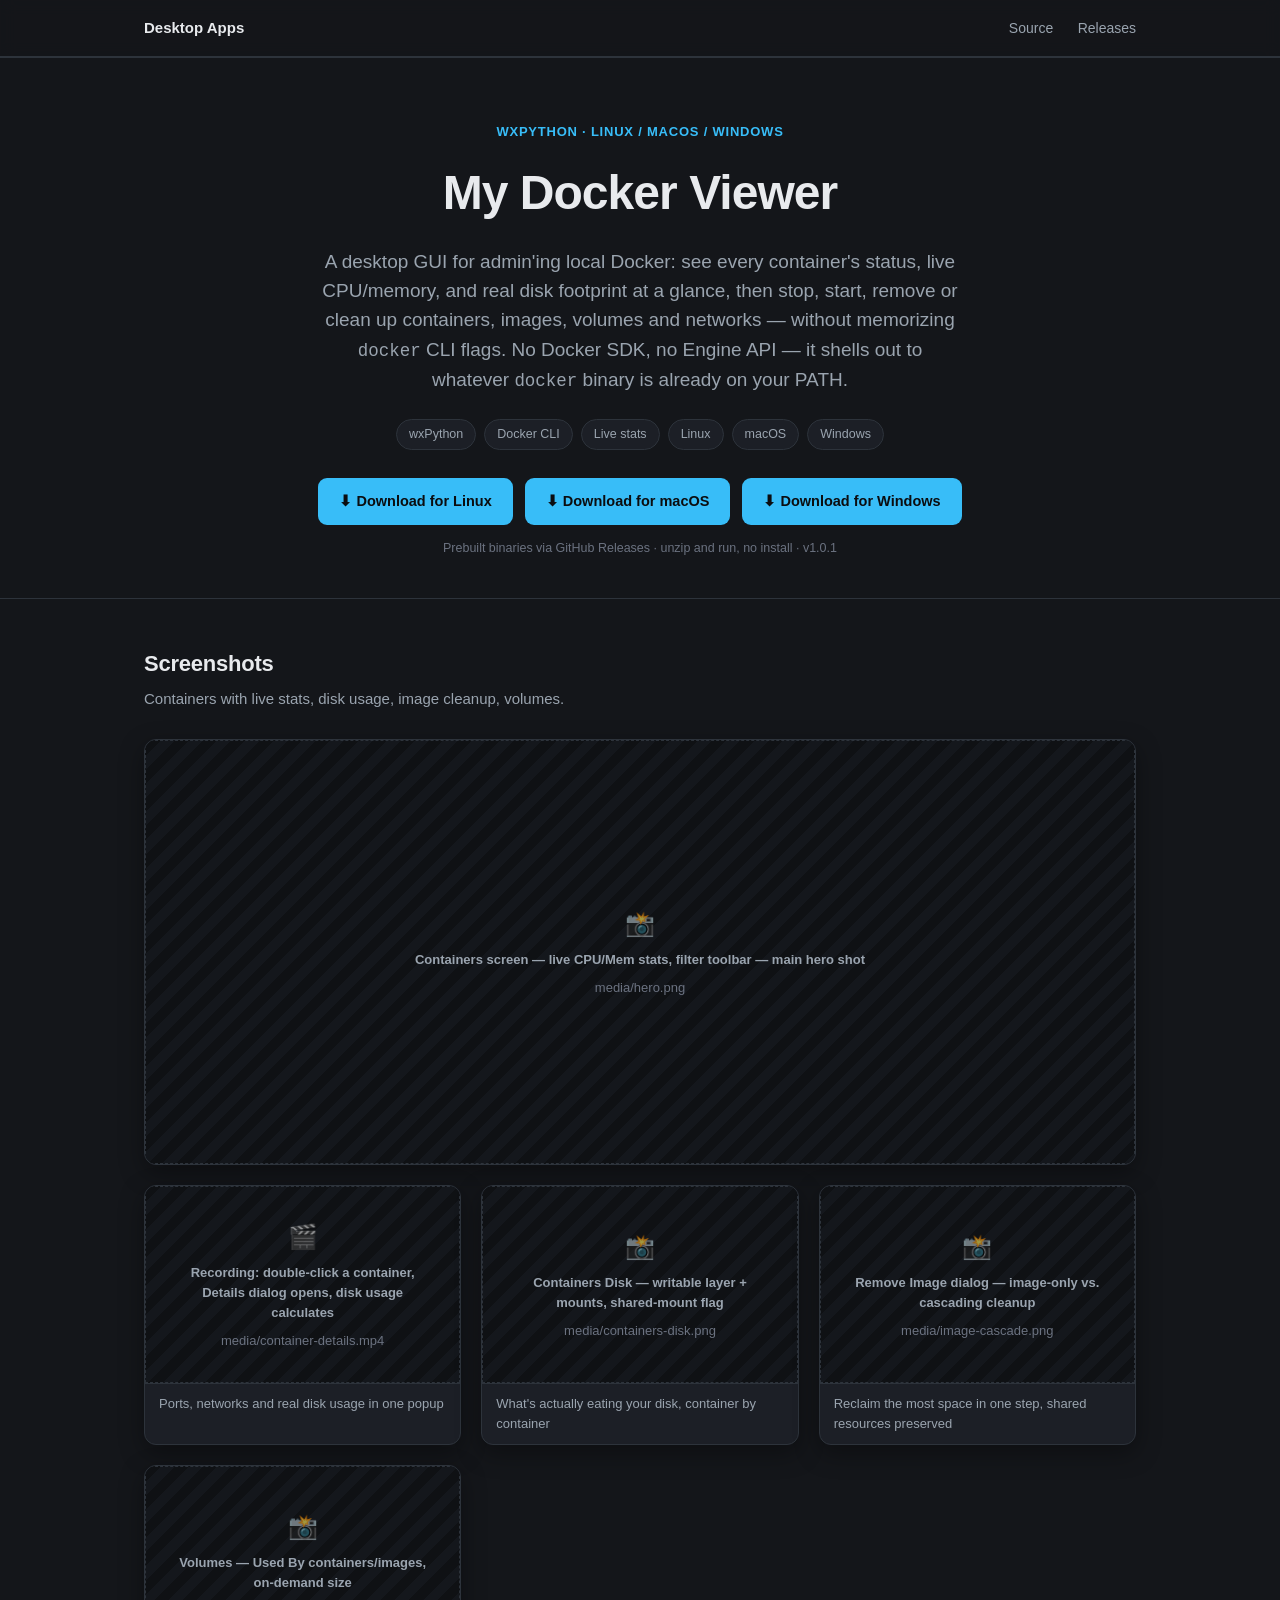
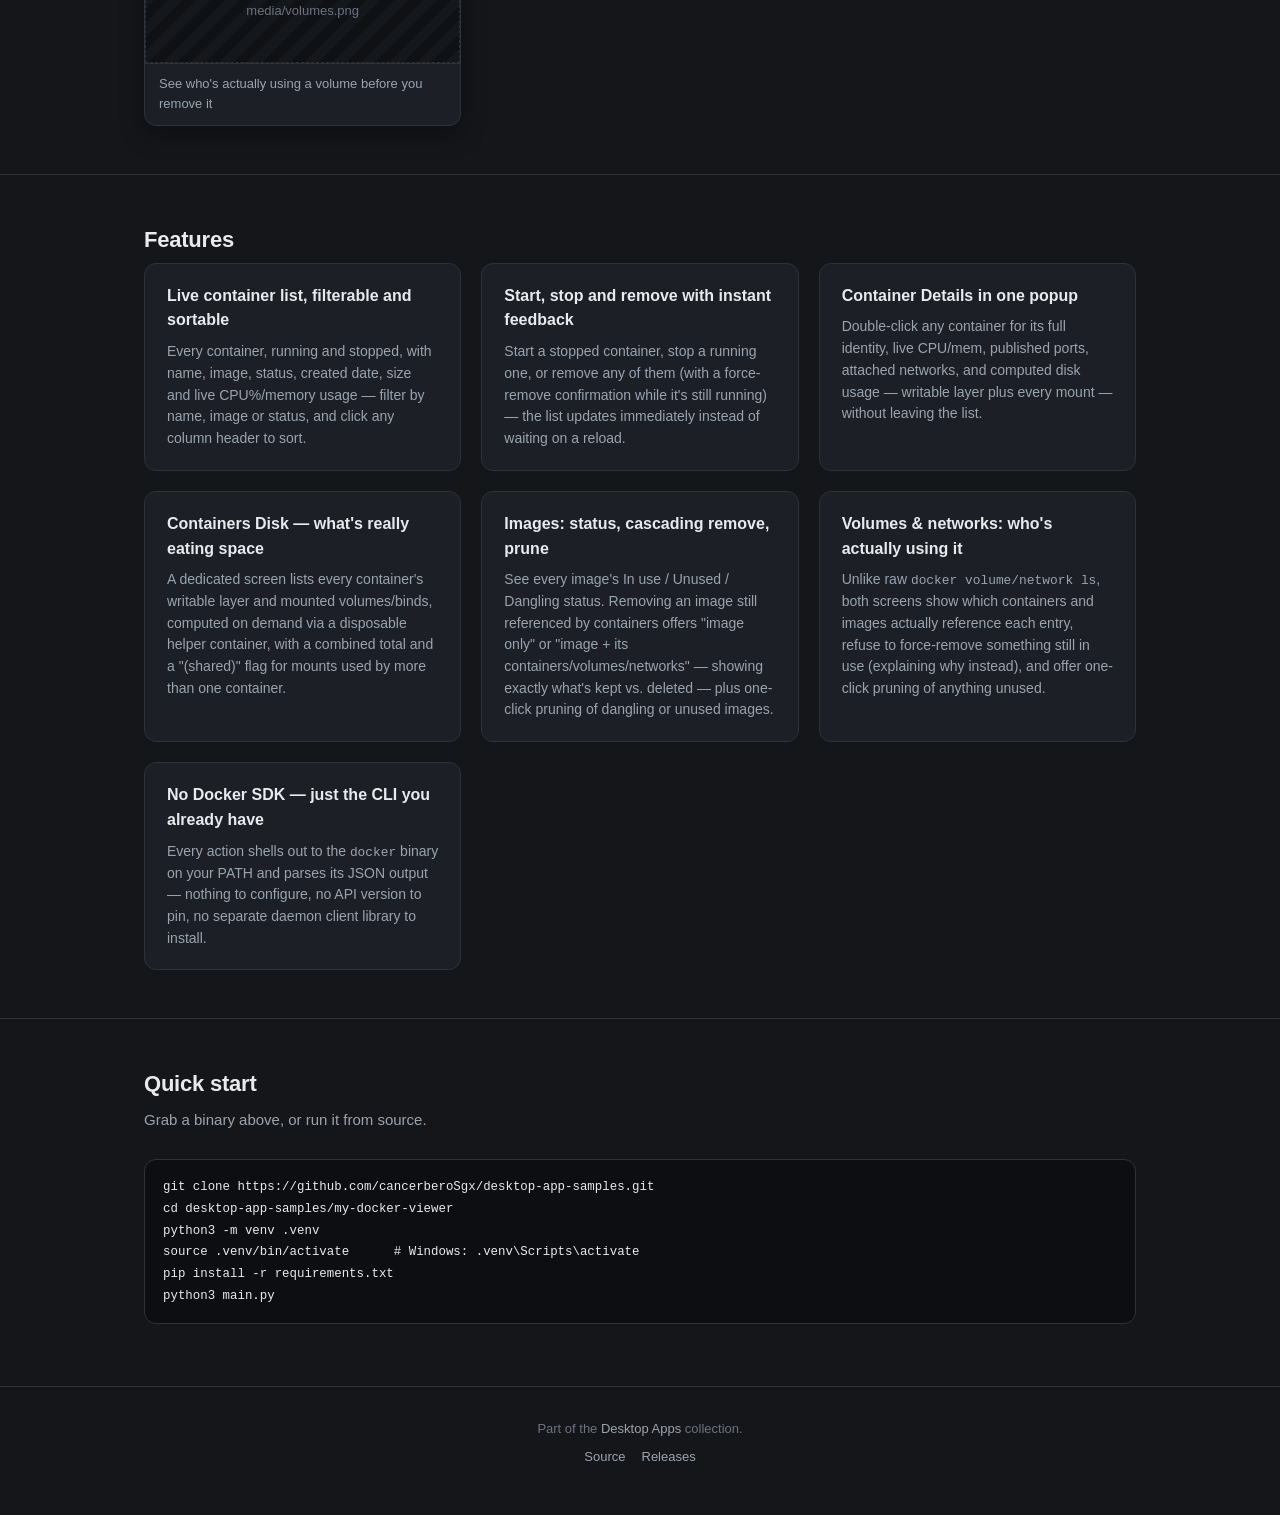
<file: docs/my-docker-viewer/index.html>
<!DOCTYPE html>
<html lang="en">
<head>
<meta charset="UTF-8" />
<title>My Docker Viewer</title>
<meta name="description" content="A lightweight desktop GUI for local Docker: containers, images, volumes and networks — live stats, real disk usage, cascading cleanup — no Docker SDK, just the docker CLI you already have." />
<meta name="viewport" content="width=device-width, initial-scale=1" />
<link rel="stylesheet" href="../assets/style.css" />
<style>
  body { --accent: #38bdf8; }
</style>
</head>
<body>

<header class="topnav">
  <div class="wrap">
    <a class="brand" href="../index.html">Desktop Apps</a>
    <nav>
      <a href="https://github.com/cancerberoSgx/desktop-app-samples/tree/main/my-docker-viewer" target="_blank" rel="noopener">Source</a>
      <a href="https://github.com/cancerberoSgx/desktop-app-samples/releases" target="_blank" rel="noopener">Releases</a>
    </nav>
  </div>
</header>

<section class="hero">
  <div class="wrap">
    <div class="eyebrow">wxPython &middot; Linux / macOS / Windows</div>
    <h1>My Docker Viewer</h1>
    <p class="tagline">
      A desktop GUI for admin'ing local Docker: see every container's status,
      live CPU/memory, and real disk footprint at a glance, then stop, start,
      remove or clean up containers, images, volumes and networks — without
      memorizing <code>docker</code> CLI flags. No Docker SDK, no Engine API
      — it shells out to whatever <code>docker</code> binary is already on
      your PATH.
    </p>

    <div class="badges">
      <span class="badge">wxPython</span>
      <span class="badge">Docker CLI</span>
      <span class="badge">Live stats</span>
      <span class="badge">Linux</span>
      <span class="badge">macOS</span>
      <span class="badge">Windows</span>
    </div>

    <!--
      These point at the "mydockerviewer-latest" rolling release, republished by
      .github/workflows/my-docker-viewer-build.yml on every run (manual or tagged) - the
      URLs are permanent and never need editing here, even as new versions
      ship. The "vX.Y.Z" text below is stamped in by that same workflow's
      release job whenever a my-docker-viewer-v* tag is pushed (see the root README.md's
      "Versioning" section) - don't hand-edit it, it'll be overwritten by the
      next release. For version history, see the repo's Releases page.
    -->
    <div class="cta-row">
      <a class="btn btn-primary" href="https://github.com/cancerberoSgx/desktop-app-samples/releases/download/mydockerviewer-latest/mydockerviewer-linux.zip">⬇ Download for Linux</a>
      <a class="btn btn-primary" href="https://github.com/cancerberoSgx/desktop-app-samples/releases/download/mydockerviewer-latest/mydockerviewer-macos.zip">⬇ Download for macOS</a>
      <a class="btn btn-primary" href="https://github.com/cancerberoSgx/desktop-app-samples/releases/download/mydockerviewer-latest/mydockerviewer-windows.zip">⬇ Download for Windows</a>
    </div>
    <div class="downloads-note">Prebuilt binaries via GitHub Releases &middot; unzip and run, no install &middot; <span id="version">v1.0.1</span></div>
  </div>
</section>

<section>
  <div class="wrap">
    <h2>Screenshots</h2>
    <p class="section-sub">Containers with live stats, disk usage, image cleanup, volumes.</p>
    <div class="gallery">

      <!-- Replace with: <img src="media/hero.png" alt="Container list with live CPU and memory stats in My Docker Viewer"> -->
      <div class="shot wide">
        <div class="media-placeholder">
          <div class="ph-icon">📸</div>
          <div class="ph-label">Containers screen — live CPU/Mem stats, filter toolbar — main hero shot</div>
          <div class="ph-file">media/hero.png</div>
        </div>
      </div>

      <!-- Replace with: <video src="media/container-details.mp4" poster="media/container-details.png" autoplay muted loop playsinline></video> -->
      <div class="shot">
        <div class="media-placeholder">
          <div class="ph-icon">🎬</div>
          <div class="ph-label">Recording: double-click a container, Details dialog opens, disk usage calculates</div>
          <div class="ph-file">media/container-details.mp4</div>
        </div>
        <div class="caption">Ports, networks and real disk usage in one popup</div>
      </div>

      <!-- Replace with: <img src="media/containers-disk.png" alt="Containers Disk screen with per-container size breakdown"> -->
      <div class="shot">
        <div class="media-placeholder">
          <div class="ph-icon">📸</div>
          <div class="ph-label">Containers Disk — writable layer + mounts, shared-mount flag</div>
          <div class="ph-file">media/containers-disk.png</div>
        </div>
        <div class="caption">What's actually eating your disk, container by container</div>
      </div>

      <!-- Replace with: <img src="media/image-cascade.png" alt="Remove Image dialog with cascade cleanup option"> -->
      <div class="shot">
        <div class="media-placeholder">
          <div class="ph-icon">📸</div>
          <div class="ph-label">Remove Image dialog — image-only vs. cascading cleanup</div>
          <div class="ph-file">media/image-cascade.png</div>
        </div>
        <div class="caption">Reclaim the most space in one step, shared resources preserved</div>
      </div>

      <!-- Replace with: <img src="media/volumes.png" alt="Volumes screen with Used By containers and images columns"> -->
      <div class="shot">
        <div class="media-placeholder">
          <div class="ph-icon">📸</div>
          <div class="ph-label">Volumes — Used By containers/images, on-demand size</div>
          <div class="ph-file">media/volumes.png</div>
        </div>
        <div class="caption">See who's actually using a volume before you remove it</div>
      </div>

    </div>
  </div>
</section>

<section>
  <div class="wrap">
    <h2>Features</h2>
    <div class="features">

      <div class="feature">
        <h3>Live container list, filterable and sortable</h3>
        <p>
          Every container, running and stopped, with name, image, status,
          created date, size and live CPU%/memory usage — filter by name,
          image or status, and click any column header to sort.
        </p>
      </div>

      <div class="feature">
        <h3>Start, stop and remove with instant feedback</h3>
        <p>
          Start a stopped container, stop a running one, or remove any of
          them (with a force-remove confirmation while it's still running)
          — the list updates immediately instead of waiting on a reload.
        </p>
      </div>

      <div class="feature">
        <h3>Container Details in one popup</h3>
        <p>
          Double-click any container for its full identity, live CPU/mem,
          published ports, attached networks, and computed disk usage —
          writable layer plus every mount — without leaving the list.
        </p>
      </div>

      <div class="feature">
        <h3>Containers Disk — what's really eating space</h3>
        <p>
          A dedicated screen lists every container's writable layer and
          mounted volumes/binds, computed on demand via a disposable helper
          container, with a combined total and a "(shared)" flag for mounts
          used by more than one container.
        </p>
      </div>

      <div class="feature">
        <h3>Images: status, cascading remove, prune</h3>
        <p>
          See every image's In use / Unused / Dangling status. Removing an
          image still referenced by containers offers "image only" or
          "image + its containers/volumes/networks" — showing exactly what's
          kept vs. deleted — plus one-click pruning of dangling or unused
          images.
        </p>
      </div>

      <div class="feature">
        <h3>Volumes &amp; networks: who's actually using it</h3>
        <p>
          Unlike raw <code>docker volume/network ls</code>, both screens show
          which containers and images actually reference each entry, refuse
          to force-remove something still in use (explaining why instead),
          and offer one-click pruning of anything unused.
        </p>
      </div>

      <div class="feature">
        <h3>No Docker SDK — just the CLI you already have</h3>
        <p>
          Every action shells out to the <code>docker</code> binary on your
          PATH and parses its JSON output — nothing to configure, no API
          version to pin, no separate daemon client library to install.
        </p>
      </div>

    </div>
  </div>
</section>

<section>
  <div class="wrap">
    <h2>Quick start</h2>
    <p class="section-sub">Grab a binary above, or run it from source.</p>
    <pre><code>git clone https://github.com/cancerberoSgx/desktop-app-samples.git
cd desktop-app-samples/my-docker-viewer
python3 -m venv .venv
source .venv/bin/activate      # Windows: .venv\Scripts\activate
pip install -r requirements.txt
python3 main.py</code></pre>
  </div>
</section>

<footer>
  <div class="wrap">
    <div>Part of the <a href="../index.html">Desktop Apps</a> collection.</div>
    <div class="footer-links">
      <a href="https://github.com/cancerberoSgx/desktop-app-samples/tree/main/my-docker-viewer" target="_blank" rel="noopener">Source</a>
      <a href="https://github.com/cancerberoSgx/desktop-app-samples/releases" target="_blank" rel="noopener">Releases</a>
    </div>
  </div>
</footer>

<div class="lightbox"><div class="lightbox-content"></div></div>
<script src="../assets/site.js"></script>

</body>
</html>
</file>
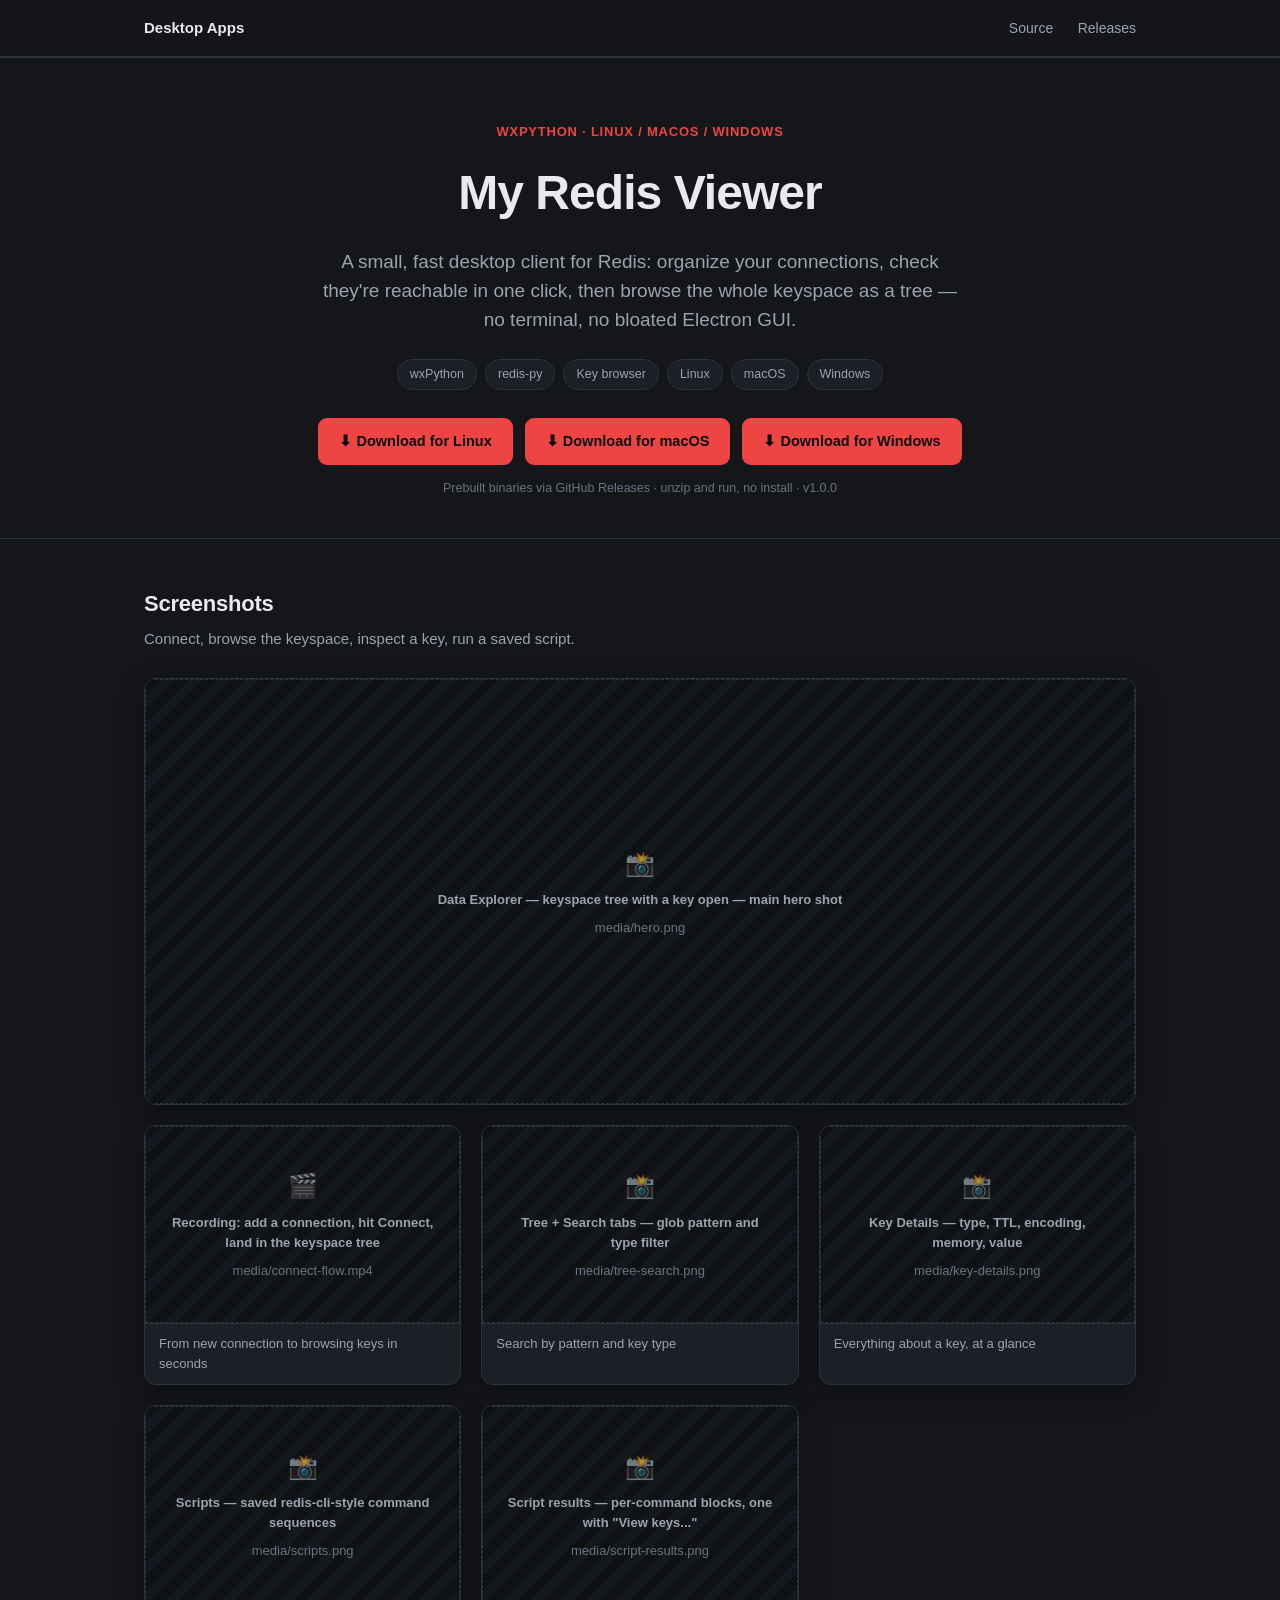
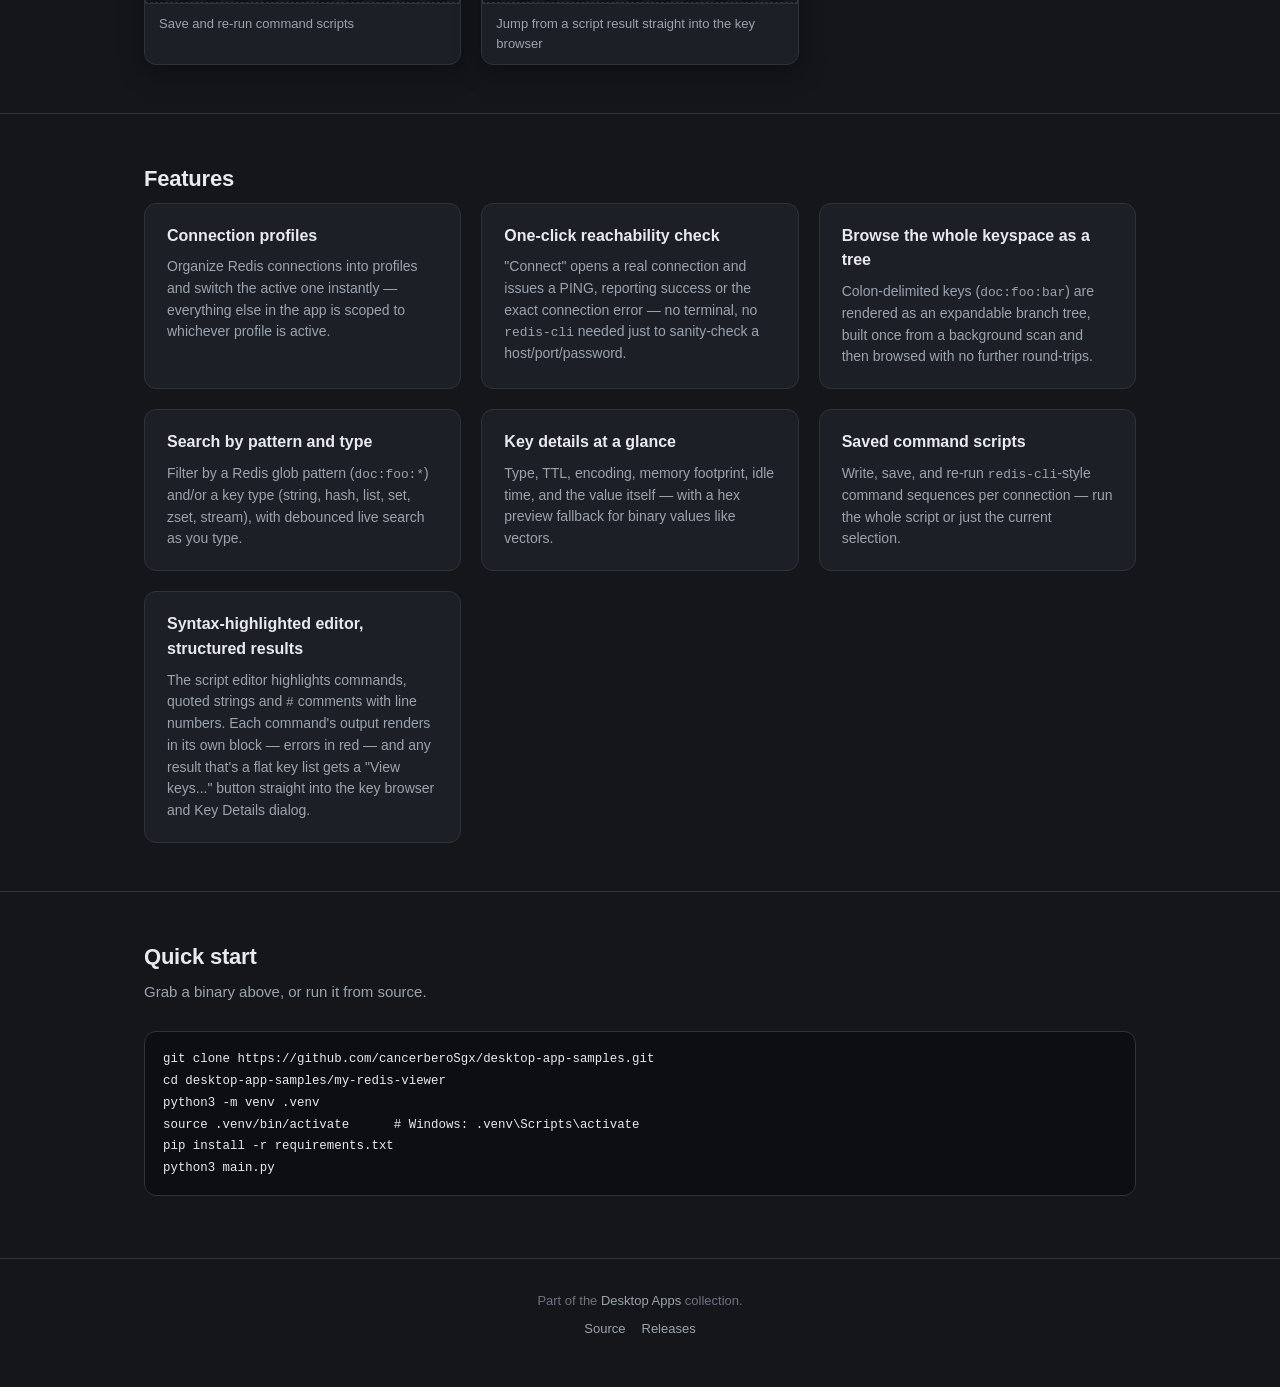
<file: docs/my-redis-viewer/index.html>
<!DOCTYPE html>
<html lang="en">
<head>
<meta charset="UTF-8" />
<title>My Redis Viewer</title>
<meta name="description" content="A lightweight desktop client for Redis: manage connections, browse the keyspace as a tree, inspect keys, and run saved command scripts." />
<meta name="viewport" content="width=device-width, initial-scale=1" />
<link rel="stylesheet" href="../assets/style.css" />
<style>
  body { --accent: #ef4444; }
</style>
</head>
<body>

<header class="topnav">
  <div class="wrap">
    <a class="brand" href="../index.html">Desktop Apps</a>
    <nav>
      <a href="https://github.com/cancerberoSgx/desktop-app-samples/tree/main/my-redis-viewer" target="_blank" rel="noopener">Source</a>
      <a href="https://github.com/cancerberoSgx/desktop-app-samples/releases" target="_blank" rel="noopener">Releases</a>
    </nav>
  </div>
</header>

<section class="hero">
  <div class="wrap">
    <div class="eyebrow">wxPython &middot; Linux / macOS / Windows</div>
    <h1>My Redis Viewer</h1>
    <p class="tagline">
      A small, fast desktop client for Redis: organize your connections,
      check they're reachable in one click, then browse the whole keyspace
      as a tree — no terminal, no bloated Electron GUI.
    </p>

    <div class="badges">
      <span class="badge">wxPython</span>
      <span class="badge">redis-py</span>
      <span class="badge">Key browser</span>
      <span class="badge">Linux</span>
      <span class="badge">macOS</span>
      <span class="badge">Windows</span>
    </div>

    <!--
      These point at the "myredisviewer-latest" rolling release, republished by
      .github/workflows/my-redis-viewer-build.yml on every run (manual or tagged) - the
      URLs are permanent and never need editing here, even as new versions
      ship. The "vX.Y.Z" text below is stamped in by that same workflow's
      release job whenever a my-redis-viewer-v* tag is pushed (see the root README.md's
      "Versioning" section) - don't hand-edit it, it'll be overwritten by the
      next release. For version history, see the repo's Releases page.
    -->
    <div class="cta-row">
      <a class="btn btn-primary" href="https://github.com/cancerberoSgx/desktop-app-samples/releases/download/myredisviewer-latest/myredisviewer-linux.zip">⬇ Download for Linux</a>
      <a class="btn btn-primary" href="https://github.com/cancerberoSgx/desktop-app-samples/releases/download/myredisviewer-latest/myredisviewer-macos.zip">⬇ Download for macOS</a>
      <a class="btn btn-primary" href="https://github.com/cancerberoSgx/desktop-app-samples/releases/download/myredisviewer-latest/myredisviewer-windows.zip">⬇ Download for Windows</a>
    </div>
    <div class="downloads-note">Prebuilt binaries via GitHub Releases &middot; unzip and run, no install &middot; <span id="version">v1.0.0</span></div>
  </div>
</section>

<section>
  <div class="wrap">
    <h2>Screenshots</h2>
    <p class="section-sub">Connect, browse the keyspace, inspect a key, run a saved script.</p>
    <div class="gallery">

      <!-- Replace with: <img src="media/hero.png" alt="Browsing the Redis keyspace as a tree in My Redis Viewer"> -->
      <div class="shot wide">
        <div class="media-placeholder">
          <div class="ph-icon">📸</div>
          <div class="ph-label">Data Explorer — keyspace tree with a key open — main hero shot</div>
          <div class="ph-file">media/hero.png</div>
        </div>
      </div>

      <!-- Replace with: <video src="media/connect-flow.mp4" poster="media/connect-flow.png" autoplay muted loop playsinline></video> -->
      <div class="shot">
        <div class="media-placeholder">
          <div class="ph-icon">🎬</div>
          <div class="ph-label">Recording: add a connection, hit Connect, land in the keyspace tree</div>
          <div class="ph-file">media/connect-flow.mp4</div>
        </div>
        <div class="caption">From new connection to browsing keys in seconds</div>
      </div>

      <!-- Replace with: <img src="media/tree-search.png" alt="Tree and Search tabs of the Data Explorer"> -->
      <div class="shot">
        <div class="media-placeholder">
          <div class="ph-icon">📸</div>
          <div class="ph-label">Tree + Search tabs — glob pattern and type filter</div>
          <div class="ph-file">media/tree-search.png</div>
        </div>
        <div class="caption">Search by pattern and key type</div>
      </div>

      <!-- Replace with: <img src="media/key-details.png" alt="Key Details dialog"> -->
      <div class="shot">
        <div class="media-placeholder">
          <div class="ph-icon">📸</div>
          <div class="ph-label">Key Details — type, TTL, encoding, memory, value</div>
          <div class="ph-file">media/key-details.png</div>
        </div>
        <div class="caption">Everything about a key, at a glance</div>
      </div>

      <!-- Replace with: <img src="media/scripts.png" alt="Scripts tab with a saved command script"> -->
      <div class="shot">
        <div class="media-placeholder">
          <div class="ph-icon">📸</div>
          <div class="ph-label">Scripts — saved redis-cli-style command sequences</div>
          <div class="ph-file">media/scripts.png</div>
        </div>
        <div class="caption">Save and re-run command scripts</div>
      </div>

      <!-- Replace with: <img src="media/script-results.png" alt="Script run results with per-command blocks and a View keys button"> -->
      <div class="shot">
        <div class="media-placeholder">
          <div class="ph-icon">📸</div>
          <div class="ph-label">Script results — per-command blocks, one with "View keys..."</div>
          <div class="ph-file">media/script-results.png</div>
        </div>
        <div class="caption">Jump from a script result straight into the key browser</div>
      </div>

    </div>
  </div>
</section>

<section>
  <div class="wrap">
    <h2>Features</h2>
    <div class="features">

      <div class="feature">
        <h3>Connection profiles</h3>
        <p>
          Organize Redis connections into profiles and switch the active one
          instantly — everything else in the app is scoped to whichever
          profile is active.
        </p>
      </div>

      <div class="feature">
        <h3>One-click reachability check</h3>
        <p>
          "Connect" opens a real connection and issues a PING, reporting
          success or the exact connection error — no terminal, no
          <code>redis-cli</code> needed just to sanity-check a host/port/password.
        </p>
      </div>

      <div class="feature">
        <h3>Browse the whole keyspace as a tree</h3>
        <p>
          Colon-delimited keys (<code>doc:foo:bar</code>) are rendered as an
          expandable branch tree, built once from a background scan and then
          browsed with no further round-trips.
        </p>
      </div>

      <div class="feature">
        <h3>Search by pattern and type</h3>
        <p>
          Filter by a Redis glob pattern (<code>doc:foo:*</code>) and/or a key
          type (string, hash, list, set, zset, stream), with debounced live
          search as you type.
        </p>
      </div>

      <div class="feature">
        <h3>Key details at a glance</h3>
        <p>
          Type, TTL, encoding, memory footprint, idle time, and the value
          itself — with a hex preview fallback for binary values like
          vectors.
        </p>
      </div>

      <div class="feature">
        <h3>Saved command scripts</h3>
        <p>
          Write, save, and re-run <code>redis-cli</code>-style command
          sequences per connection — run the whole script or just the
          current selection.
        </p>
      </div>

      <div class="feature">
        <h3>Syntax-highlighted editor, structured results</h3>
        <p>
          The script editor highlights commands, quoted strings and
          <code>#</code> comments with line numbers. Each command's output
          renders in its own block — errors in red — and any result that's a
          flat key list gets a "View keys..." button straight into the key
          browser and Key Details dialog.
        </p>
      </div>

    </div>
  </div>
</section>

<section>
  <div class="wrap">
    <h2>Quick start</h2>
    <p class="section-sub">Grab a binary above, or run it from source.</p>
    <pre><code>git clone https://github.com/cancerberoSgx/desktop-app-samples.git
cd desktop-app-samples/my-redis-viewer
python3 -m venv .venv
source .venv/bin/activate      # Windows: .venv\Scripts\activate
pip install -r requirements.txt
python3 main.py</code></pre>
  </div>
</section>

<footer>
  <div class="wrap">
    <div>Part of the <a href="../index.html">Desktop Apps</a> collection.</div>
    <div class="footer-links">
      <a href="https://github.com/cancerberoSgx/desktop-app-samples/tree/main/my-redis-viewer" target="_blank" rel="noopener">Source</a>
      <a href="https://github.com/cancerberoSgx/desktop-app-samples/releases" target="_blank" rel="noopener">Releases</a>
    </div>
  </div>
</footer>

<div class="lightbox"><div class="lightbox-content"></div></div>
<script src="../assets/site.js"></script>

</body>
</html>
</file>
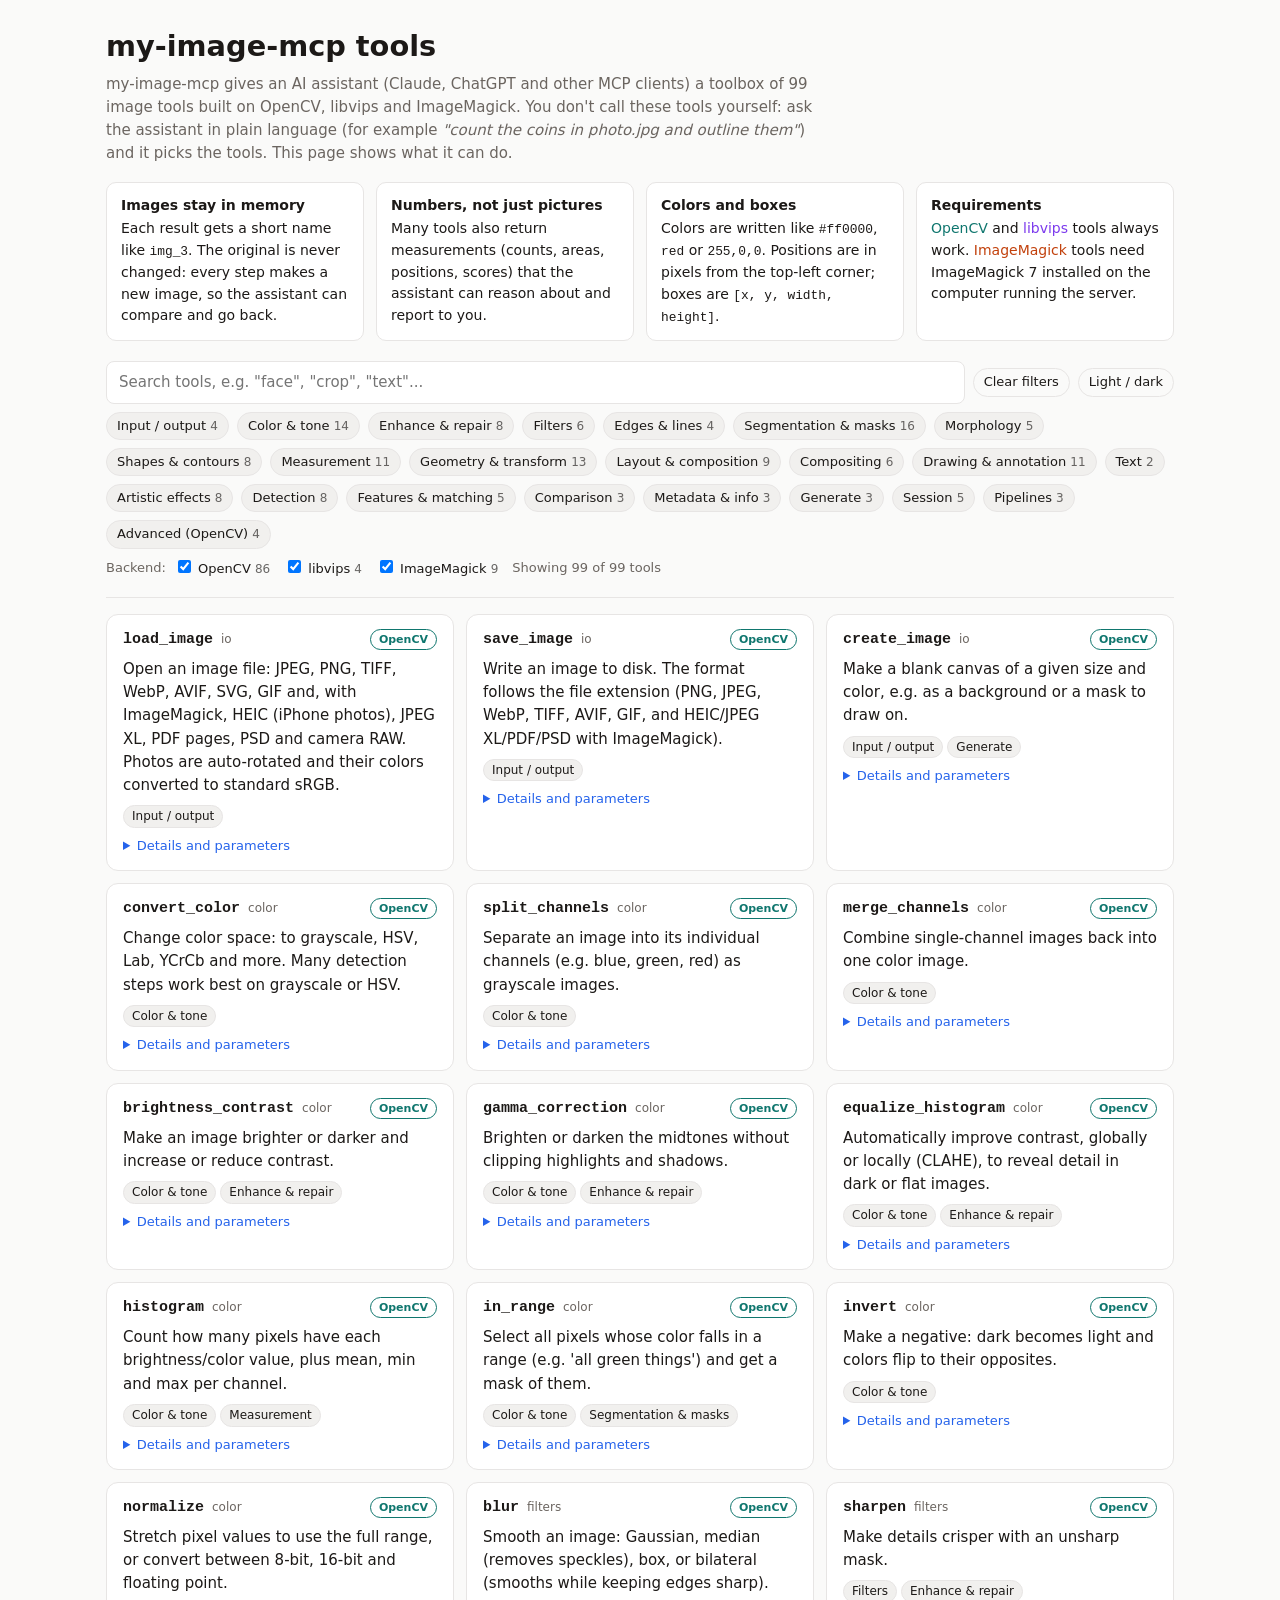
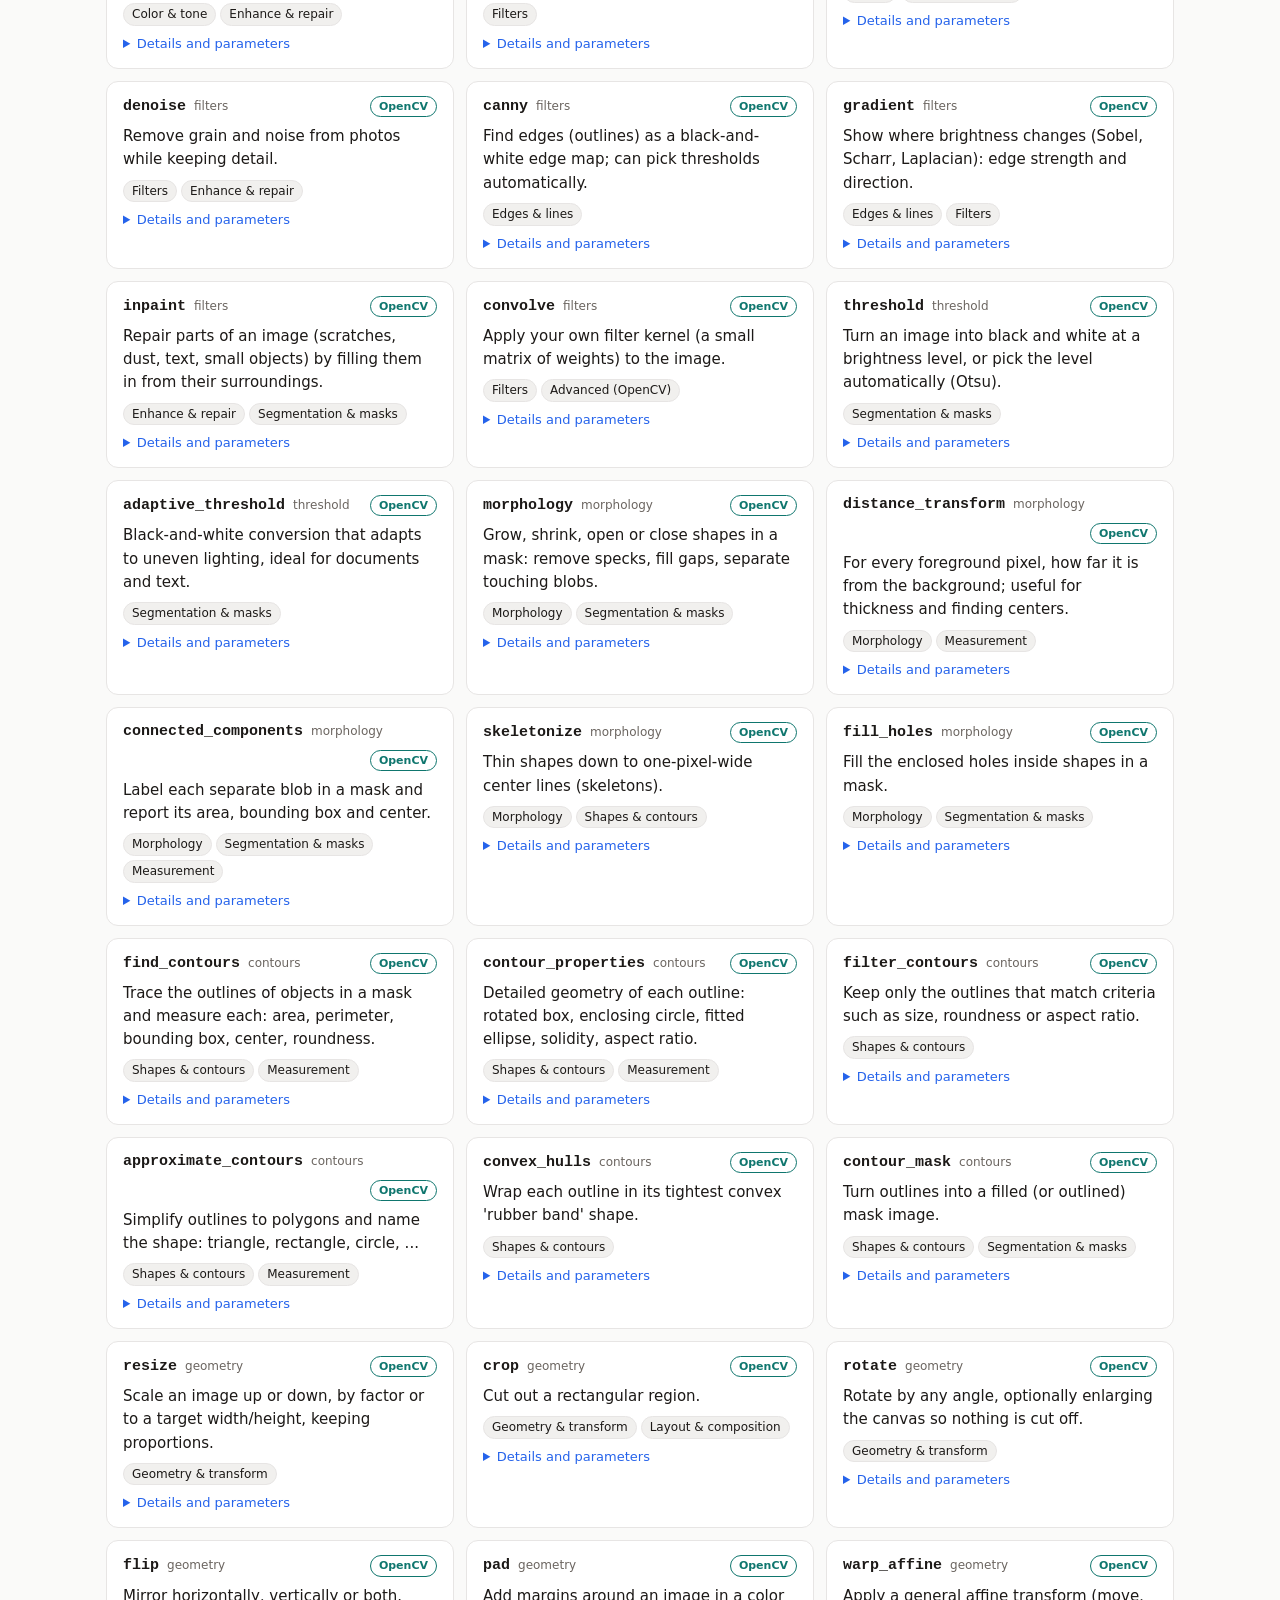
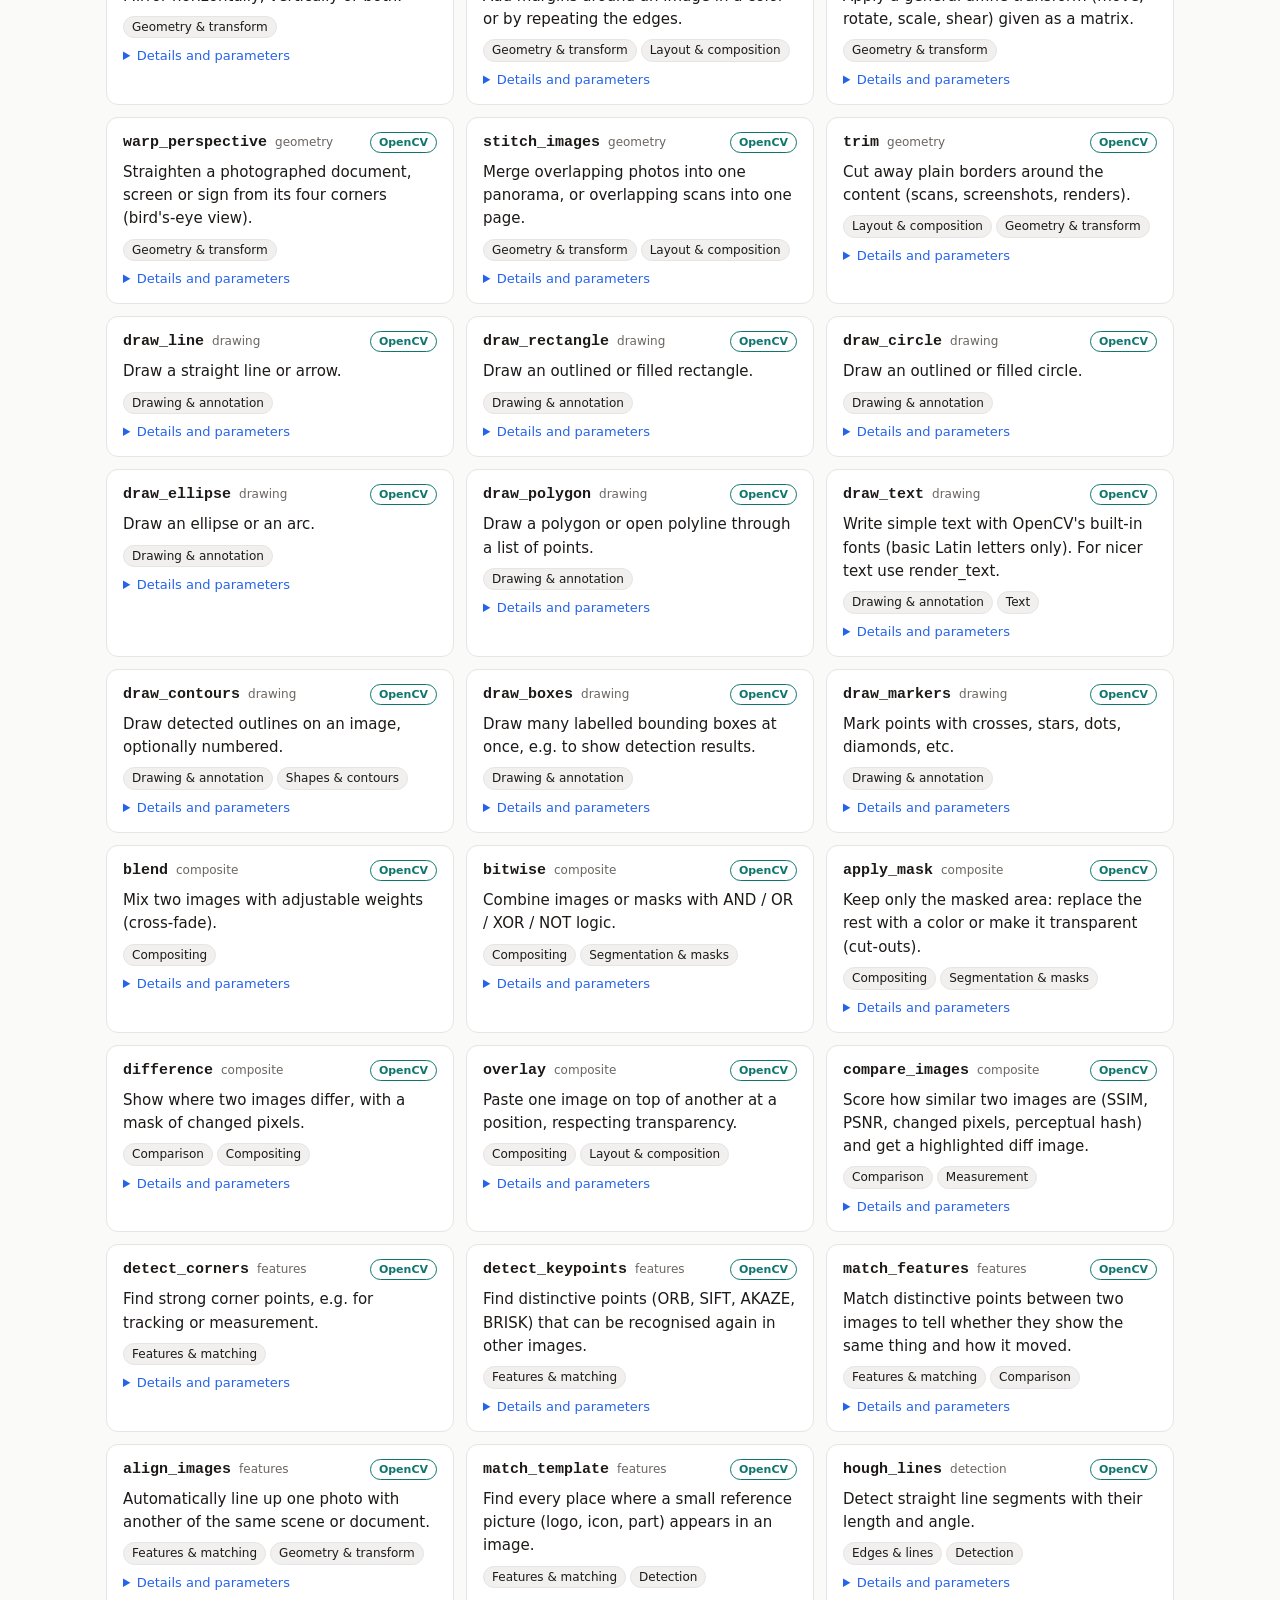
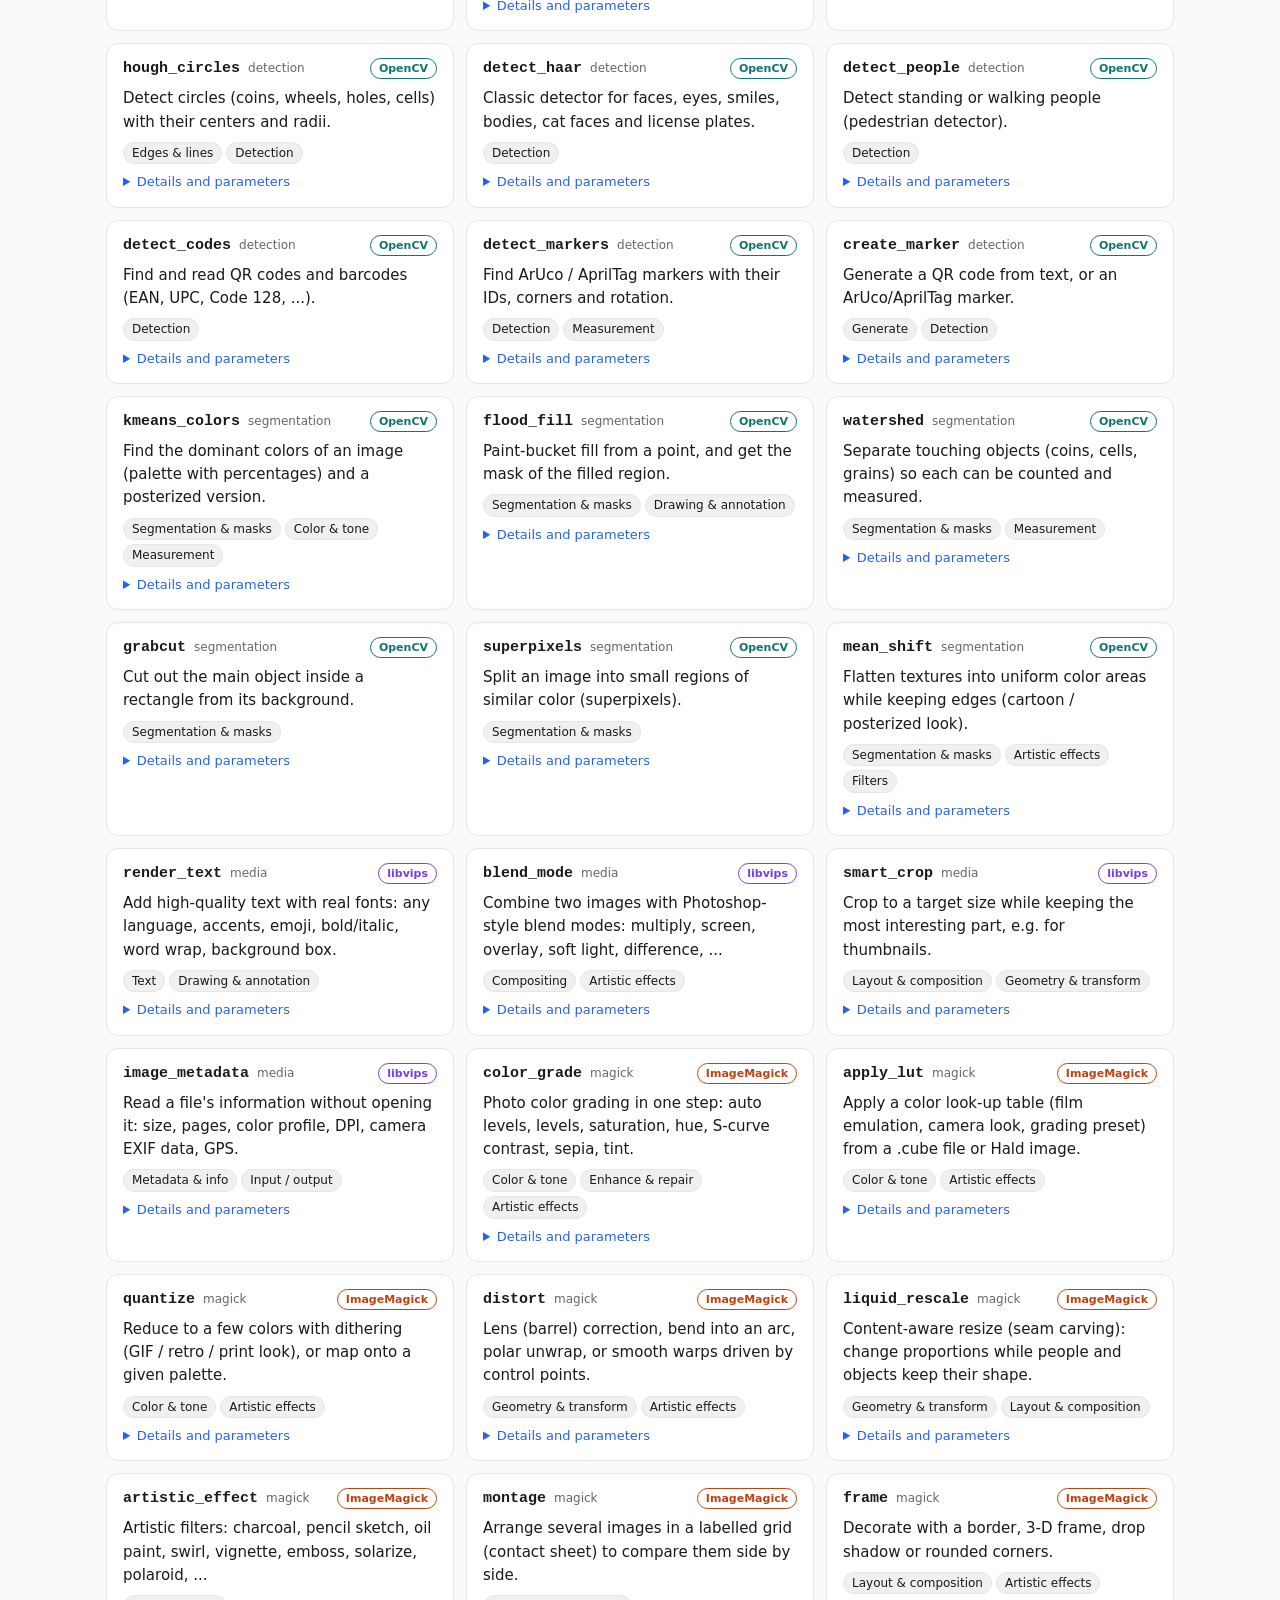
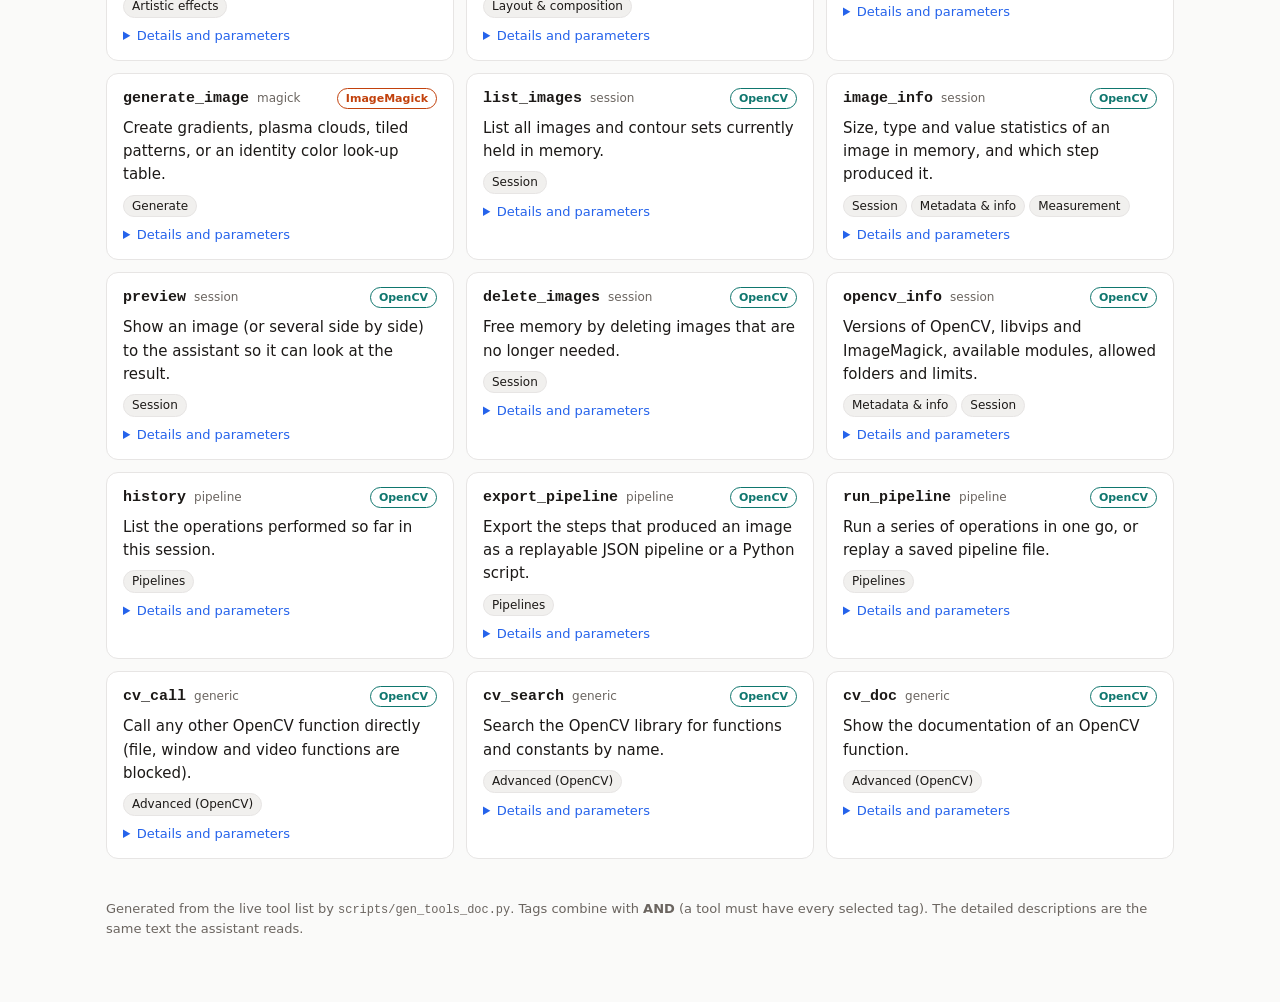
<file: my-image-mcp/docs/tools.html>
<!doctype html>
<html lang="en">
<head>
<meta charset="utf-8">
<meta name="viewport" content="width=device-width, initial-scale=1">
<title>my-image-mcp tools</title>
<!-- Generated by scripts/gen_tools_doc.py - do not edit by hand. -->
<style>
:root {
  --bg: #fafaf9; --card: #ffffff; --text: #1c1917; --muted: #6b6560; --line: #e7e5e4;
  --accent: #2563eb; --accent-soft: #dbeafe; --chip: #f1f0ee;
  --cv: #0f766e; --vips: #7c3aed; --im: #c2410c;
}
@media (prefers-color-scheme: dark) {
  :root:not([data-theme="light"]) {
    --bg: #161514; --card: #201f1d; --text: #ecebe9; --muted: #a29d97; --line: #34312e;
    --accent: #60a5fa; --accent-soft: #1e3a5f; --chip: #2a2826;
    --cv: #2dd4bf; --vips: #a78bfa; --im: #fb923c;
  }
}
:root[data-theme="dark"] {
  --bg: #161514; --card: #201f1d; --text: #ecebe9; --muted: #a29d97; --line: #34312e;
  --accent: #60a5fa; --accent-soft: #1e3a5f; --chip: #2a2826;
  --cv: #2dd4bf; --vips: #a78bfa; --im: #fb923c;
}
* { box-sizing: border-box; }
body { margin: 0; background: var(--bg); color: var(--text);
  font: 15px/1.55 system-ui, -apple-system, "Segoe UI", Roboto, sans-serif; }
main { max-width: 1100px; margin: 0 auto; padding: 24px 16px 64px; }
h1 { font-size: 1.8rem; margin: 0 0 4px; }
h2 { font-size: 1.1rem; margin: 28px 0 8px; }
.lead { color: var(--muted); margin: 0 0 16px; max-width: 75ch; }
.intro { display: grid; gap: 12px; grid-template-columns: repeat(auto-fit, minmax(240px, 1fr)); margin: 16px 0 8px; }
.intro div { background: var(--card); border: 1px solid var(--line); border-radius: 10px; padding: 12px 14px; font-size: 14px; }
.intro b { display: block; margin-bottom: 2px; }
.controls { background: var(--bg); padding: 12px 0 10px; border-bottom: 1px solid var(--line); margin-bottom: 16px; }
@media (min-width: 760px) { .controls { position: sticky; top: 0; z-index: 2; } }
.row { display: flex; flex-wrap: wrap; gap: 8px; align-items: center; margin-bottom: 8px; }
input[type=search] { flex: 1 1 260px; padding: 9px 12px; border-radius: 8px; border: 1px solid var(--line);
  background: var(--card); color: var(--text); font: inherit; }
.chip, .tag, .clear { border: 1px solid var(--line); background: var(--chip); color: var(--text);
  border-radius: 999px; padding: 3px 10px; font: inherit; font-size: 13px; cursor: pointer; }
.chip[aria-pressed=true] { background: var(--accent); border-color: var(--accent); color: #fff; }
.chip .n, label .n { opacity: .65; font-size: 12px; }
.tag { font-size: 12px; padding: 1px 8px; }
.tag:hover, .chip:hover { border-color: var(--accent); }
.clear { background: transparent; }
.be-row label { font-size: 13px; margin-right: 6px; cursor: pointer; }
.status { color: var(--muted); font-size: 13px; }
.grid { display: grid; gap: 12px; grid-template-columns: repeat(auto-fill, minmax(320px, 1fr)); }
.tool { background: var(--card); border: 1px solid var(--line); border-radius: 12px; padding: 14px 16px;
  display: flex; flex-direction: column; gap: 8px; min-width: 0; }
.tool[hidden] { display: none; }
.tool:target { outline: 2px solid var(--accent); }
.tool header { display: flex; flex-wrap: wrap; align-items: baseline; gap: 8px; }
.tool h3 { margin: 0; font: 600 15px/1.3 ui-monospace, SFMono-Regular, Menlo, Consolas, monospace; }
.tool h3 a { color: inherit; text-decoration: none; }
.module { font-size: 12px; color: var(--muted); }
.backend { margin-left: auto; font-size: 11px; font-weight: 600; padding: 1px 8px; border-radius: 999px;
  border: 1px solid currentColor; }
.b-opencv { color: var(--cv); } .b-libvips { color: var(--vips); } .b-imagemagick { color: var(--im); }
.summary { margin: 0; }
.tags { display: flex; flex-wrap: wrap; gap: 4px; }
details summary { cursor: pointer; color: var(--accent); font-size: 13px; }
.desc { white-space: pre-wrap; font: 13px/1.5 inherit; font-family: inherit; color: var(--muted); margin: 8px 0; }
table { width: 100%; border-collapse: collapse; font-size: 12.5px; display: block; overflow-x: auto; }
th, td { text-align: left; padding: 4px 6px; border-top: 1px solid var(--line); vertical-align: top; }
th { color: var(--muted); font-weight: 600; }
td code { word-break: break-word; }
code { font-family: ui-monospace, SFMono-Regular, Menlo, Consolas, monospace; font-size: .92em; }
.muted { color: var(--muted); font-size: 13px; }
.empty { display: none; color: var(--muted); padding: 24px 0; }
.theme { margin-left: auto; }
footer { margin-top: 40px; color: var(--muted); font-size: 13px; }
</style>
</head>
<body>
<main>
<h1>my-image-mcp tools</h1>
<p class="lead">my-image-mcp gives an AI assistant (Claude, ChatGPT and other MCP clients) a toolbox of
99 image tools built on OpenCV, libvips and ImageMagick. You don't call these tools yourself:
ask the assistant in plain language (for example <i>"count the coins in photo.jpg and outline them"</i>)
and it picks the tools. This page shows what it can do.</p>

<div class="intro">
  <div><b>Images stay in memory</b>Each result gets a short name like <code>img_3</code>. The original is never
  changed: every step makes a new image, so the assistant can compare and go back.</div>
  <div><b>Numbers, not just pictures</b>Many tools also return measurements (counts, areas, positions,
  scores) that the assistant can reason about and report to you.</div>
  <div><b>Colors and boxes</b>Colors are written like <code>#ff0000</code>, <code>red</code> or
  <code>255,0,0</code>. Positions are in pixels from the top-left corner; boxes are <code>[x, y, width, height]</code>.</div>
  <div><b>Requirements</b><span class="b-opencv">OpenCV</span> and <span class="b-libvips">libvips</span>
  tools always work. <span class="b-imagemagick">ImageMagick</span> tools need ImageMagick 7 installed
  on the computer running the server.</div>
</div>

<div class="controls">
  <div class="row">
    <input type="search" id="q" placeholder="Search tools, e.g. &quot;face&quot;, &quot;crop&quot;, &quot;text&quot;..." aria-label="Search tools">
    <button type="button" class="clear" id="clear">Clear filters</button>
    <button type="button" class="clear theme" id="theme" aria-label="Toggle dark mode">Light / dark</button>
  </div>
  <div class="row" id="chips" aria-label="Filter by functionality">
<button type="button" class="chip" data-tag="io" title="Load, save and create images" aria-pressed="false">Input / output <span class="n">4</span></button>
<button type="button" class="chip" data-tag="color" title="Color spaces, channels, brightness, contrast, grading" aria-pressed="false">Color &amp; tone <span class="n">14</span></button>
<button type="button" class="chip" data-tag="enhance" title="Sharpen, denoise, fix exposure, remove defects" aria-pressed="false">Enhance &amp; repair <span class="n">8</span></button>
<button type="button" class="chip" data-tag="filter" title="Blur, convolution and other pixel filters" aria-pressed="false">Filters <span class="n">6</span></button>
<button type="button" class="chip" data-tag="edges" title="Edge maps, gradients, straight lines and circles" aria-pressed="false">Edges &amp; lines <span class="n">4</span></button>
<button type="button" class="chip" data-tag="segmentation" title="Split an image into regions, select objects, build masks" aria-pressed="false">Segmentation &amp; masks <span class="n">16</span></button>
<button type="button" class="chip" data-tag="morphology" title="Grow, shrink, clean and analyse binary shapes" aria-pressed="false">Morphology <span class="n">5</span></button>
<button type="button" class="chip" data-tag="shapes" title="Outlines of objects and their geometry" aria-pressed="false">Shapes &amp; contours <span class="n">8</span></button>
<button type="button" class="chip" data-tag="measure" title="Numbers about the image: areas, counts, histograms, scores" aria-pressed="false">Measurement <span class="n">11</span></button>
<button type="button" class="chip" data-tag="geometry" title="Resize, rotate, warp, distort, align" aria-pressed="false">Geometry &amp; transform <span class="n">13</span></button>
<button type="button" class="chip" data-tag="layout" title="Crop, pad, frame, arrange several images, panoramas" aria-pressed="false">Layout &amp; composition <span class="n">9</span></button>
<button type="button" class="chip" data-tag="compositing" title="Combine images: blend modes, overlays, masks" aria-pressed="false">Compositing <span class="n">6</span></button>
<button type="button" class="chip" data-tag="drawing" title="Draw shapes, boxes and markers on top of images" aria-pressed="false">Drawing &amp; annotation <span class="n">11</span></button>
<button type="button" class="chip" data-tag="text" title="Put text on images" aria-pressed="false">Text <span class="n">2</span></button>
<button type="button" class="chip" data-tag="effects" title="Stylise: paint, sketch, posterize, vintage looks" aria-pressed="false">Artistic effects <span class="n">8</span></button>
<button type="button" class="chip" data-tag="detection" title="Find faces, people, codes, markers and other objects" aria-pressed="false">Detection <span class="n">8</span></button>
<button type="button" class="chip" data-tag="features" title="Keypoints, matching, template search, registration" aria-pressed="false">Features &amp; matching <span class="n">5</span></button>
<button type="button" class="chip" data-tag="compare" title="How similar are two images, and where do they differ" aria-pressed="false">Comparison <span class="n">3</span></button>
<button type="button" class="chip" data-tag="metadata" title="File metadata, image properties, server information" aria-pressed="false">Metadata &amp; info <span class="n">3</span></button>
<button type="button" class="chip" data-tag="generate" title="Create images from scratch: gradients, patterns, codes" aria-pressed="false">Generate <span class="n">3</span></button>
<button type="button" class="chip" data-tag="session" title="Manage the images held in memory and look at them" aria-pressed="false">Session <span class="n">5</span></button>
<button type="button" class="chip" data-tag="pipeline" title="Record, export and replay a sequence of operations" aria-pressed="false">Pipelines <span class="n">3</span></button>
<button type="button" class="chip" data-tag="advanced" title="Direct access to the rest of the OpenCV library" aria-pressed="false">Advanced (OpenCV) <span class="n">4</span></button>
  </div>
  <div class="row be-row"><span class="status">Backend:</span>
<label><input type="checkbox" class="be" value="OpenCV" checked> OpenCV <span class="n">86</span></label>
<label><input type="checkbox" class="be" value="libvips" checked> libvips <span class="n">4</span></label>
<label><input type="checkbox" class="be" value="ImageMagick" checked> ImageMagick <span class="n">9</span></label>
    <span class="status" id="status"></span>
  </div>
</div>

<section class="grid" id="grid">
<article class="tool" id="load_image" data-tags="io" data-backend="OpenCV" data-search="load_image io open an image file: jpeg, png, tiff, webp, avif, svg, gif and, with imagemagick, heic (iphone photos), jpeg xl, pdf pages, psd and camera raw. photos are auto-rotated and their colors converted to standard srgb. load an image file into memory and return its handle. reads png, jpg, tiff, webp, bmp, avif,
svg, gif and, when imagemagick is installed, heic (iphone photos), jpeg xl, pdf, psd and camera raw.

&#x27;color&#x27; gives 3-channel bgr, &#x27;grayscale&#x27; 1-channel, &#x27;unchanged&#x27; keeps alpha and 16-bit depth.
exif orientation is applied and embedded color profiles (display p3, adobe rgb...) are converted
to srgb. page selects a pdf page / gif frame / tiff page (0-based); dpi sets pdf/svg resolution.
relative paths are resolved against the server&#x27;s first root directory. io">
<header><h3><a href="#load_image">load_image</a></h3><span class="module">io</span><span class="backend b-opencv" title="Always available.">OpenCV</span></header>
<p class="summary">Open an image file: JPEG, PNG, TIFF, WebP, AVIF, SVG, GIF and, with ImageMagick, HEIC (iPhone photos), JPEG XL, PDF pages, PSD and camera RAW. Photos are auto-rotated and their colors converted to standard sRGB.</p>
<div class="tags"><button type="button" class="tag" data-tag="io">Input / output</button></div>
<details><summary>Details and parameters</summary><pre class="desc">Load an image file into memory and return its handle. Reads png, jpg, tiff, webp, bmp, AVIF,
SVG, GIF and, when ImageMagick is installed, HEIC (iPhone photos), JPEG XL, PDF, PSD and camera RAW.

&#x27;color&#x27; gives 3-channel BGR, &#x27;grayscale&#x27; 1-channel, &#x27;unchanged&#x27; keeps alpha and 16-bit depth.
EXIF orientation is applied and embedded color profiles (Display P3, Adobe RGB...) are converted
to sRGB. page selects a PDF page / GIF frame / TIFF page (0-based); dpi sets PDF/SVG resolution.
Relative paths are resolved against the server&#x27;s first root directory.</pre><table><thead><tr><th>Parameter</th><th>Type</th><th>Default</th><th>Notes</th></tr></thead><tbody><tr><td><code>path</code></td><td>text</td><td><code>required</code></td><td>File path; relative paths resolve against the server root</td></tr><tr><td><code>mode</code></td><td>&quot;color&quot; | &quot;grayscale&quot; | &quot;unchanged&quot;</td><td><code>&quot;color&quot;</code></td><td></td></tr><tr><td><code>page</code></td><td>integer</td><td><code>0</code></td><td></td></tr><tr><td><code>dpi</code></td><td>number</td><td><code>150.0</code></td><td></td></tr></tbody></table></details>
</article>
<article class="tool" id="save_image" data-tags="io" data-backend="OpenCV" data-search="save_image io write an image to disk. the format follows the file extension (png, jpeg, webp, tiff, avif, gif, and heic/jpeg xl/pdf/psd with imagemagick). save an image to a file; the format follows the extension: .png, .jpg, .webp, .tif, .bmp,
.avif, .gif and, with imagemagick installed, .heic, .jxl, .pdf, .psd.

quality (0-100) applies to lossy formats; png uses lossless compression. parent folders are created. io">
<header><h3><a href="#save_image">save_image</a></h3><span class="module">io</span><span class="backend b-opencv" title="Always available.">OpenCV</span></header>
<p class="summary">Write an image to disk. The format follows the file extension (PNG, JPEG, WebP, TIFF, AVIF, GIF, and HEIC/JPEG XL/PDF/PSD with ImageMagick).</p>
<div class="tags"><button type="button" class="tag" data-tag="io">Input / output</button></div>
<details><summary>Details and parameters</summary><pre class="desc">Save an image to a file; the format follows the extension: .png, .jpg, .webp, .tif, .bmp,
.avif, .gif and, with ImageMagick installed, .heic, .jxl, .pdf, .psd.

quality (0-100) applies to lossy formats; png uses lossless compression. Parent folders are created.</pre><table><thead><tr><th>Parameter</th><th>Type</th><th>Default</th><th>Notes</th></tr></thead><tbody><tr><td><code>image</code></td><td>text</td><td><code>required</code></td><td>Image handle (e.g. &#x27;img_1&#x27;)</td></tr><tr><td><code>path</code></td><td>text</td><td><code>required</code></td><td>File path; relative paths resolve against the server root</td></tr><tr><td><code>quality</code></td><td>integer</td><td><code>95</code></td><td></td></tr></tbody></table></details>
</article>
<article class="tool" id="create_image" data-tags="io generate" data-backend="OpenCV" data-search="create_image io make a blank canvas of a given size and color, e.g. as a background or a mask to draw on. create a new blank image filled with a color (&#x27;#rrggbb&#x27;, a name, or &#x27;r,g,b&#x27;). io generate">
<header><h3><a href="#create_image">create_image</a></h3><span class="module">io</span><span class="backend b-opencv" title="Always available.">OpenCV</span></header>
<p class="summary">Make a blank canvas of a given size and color, e.g. as a background or a mask to draw on.</p>
<div class="tags"><button type="button" class="tag" data-tag="io">Input / output</button> <button type="button" class="tag" data-tag="generate">Generate</button></div>
<details><summary>Details and parameters</summary><pre class="desc">Create a new blank image filled with a color (&#x27;#RRGGBB&#x27;, a name, or &#x27;R,G,B&#x27;).</pre><table><thead><tr><th>Parameter</th><th>Type</th><th>Default</th><th>Notes</th></tr></thead><tbody><tr><td><code>width</code></td><td>integer</td><td><code>required</code></td><td></td></tr><tr><td><code>height</code></td><td>integer</td><td><code>required</code></td><td></td></tr><tr><td><code>channels</code></td><td>1 | 3 | 4</td><td><code>3</code></td><td></td></tr><tr><td><code>color</code></td><td>text</td><td><code>&quot;#000000&quot;</code></td><td>Color as &#x27;#RRGGBB&#x27;, &#x27;#RRGGBBAA&#x27;, a name (red, lime, ...) or &#x27;R,G,B&#x27;. RGB order, not BGR.</td></tr><tr><td><code>dtype</code></td><td>&quot;uint8&quot; | &quot;uint16&quot; | &quot;float32&quot;</td><td><code>&quot;uint8&quot;</code></td><td></td></tr></tbody></table></details>
</article>
<article class="tool" id="convert_color" data-tags="color" data-backend="OpenCV" data-search="convert_color color change color space: to grayscale, hsv, lab, ycrcb and more. many detection steps work best on grayscale or hsv. convert between color spaces. images are bgr by default (opencv convention).

source=&#x27;auto&#x27; infers gray/bgr/bgra from the channel count; set it explicitly when converting
*from* hsv/lab/etc. back to bgr. hsv uses opencv&#x27;s 8-bit ranges: h 0-180, s and v 0-255. color">
<header><h3><a href="#convert_color">convert_color</a></h3><span class="module">color</span><span class="backend b-opencv" title="Always available.">OpenCV</span></header>
<p class="summary">Change color space: to grayscale, HSV, Lab, YCrCb and more. Many detection steps work best on grayscale or HSV.</p>
<div class="tags"><button type="button" class="tag" data-tag="color">Color &amp; tone</button></div>
<details><summary>Details and parameters</summary><pre class="desc">Convert between color spaces. Images are BGR by default (OpenCV convention).

source=&#x27;auto&#x27; infers gray/bgr/bgra from the channel count; set it explicitly when converting
*from* hsv/lab/etc. back to bgr. HSV uses OpenCV&#x27;s 8-bit ranges: H 0-180, S and V 0-255.</pre><table><thead><tr><th>Parameter</th><th>Type</th><th>Default</th><th>Notes</th></tr></thead><tbody><tr><td><code>image</code></td><td>text</td><td><code>required</code></td><td>Image handle (e.g. &#x27;img_1&#x27;)</td></tr><tr><td><code>to</code></td><td>&quot;bgr&quot; | &quot;rgb&quot; | &quot;gray&quot; | &quot;hsv&quot; | &quot;hls&quot; | &quot;lab&quot; | &quot;luv&quot; | &quot;ycrcb&quot; | &quot;xyz&quot; | &quot;bgra&quot; | &quot;rgba&quot;</td><td><code>required</code></td><td></td></tr><tr><td><code>source</code></td><td>text | &quot;bgr&quot; | &quot;rgb&quot; | &quot;gray&quot; | &quot;hsv&quot; | &quot;hls&quot; | &quot;lab&quot; | &quot;luv&quot; | &quot;ycrcb&quot; | &quot;xyz&quot; | &quot;bgra&quot; | &quot;rgba&quot;</td><td><code>&quot;auto&quot;</code></td><td></td></tr></tbody></table></details>
</article>
<article class="tool" id="split_channels" data-tags="color" data-backend="OpenCV" data-search="split_channels color separate an image into its individual channels (e.g. blue, green, red) as grayscale images. split a multi-channel image into one single-channel image per channel (b, g, r[, a] order for bgr). color">
<header><h3><a href="#split_channels">split_channels</a></h3><span class="module">color</span><span class="backend b-opencv" title="Always available.">OpenCV</span></header>
<p class="summary">Separate an image into its individual channels (e.g. blue, green, red) as grayscale images.</p>
<div class="tags"><button type="button" class="tag" data-tag="color">Color &amp; tone</button></div>
<details><summary>Details and parameters</summary><pre class="desc">Split a multi-channel image into one single-channel image per channel (B, G, R[, A] order for BGR).</pre><table><thead><tr><th>Parameter</th><th>Type</th><th>Default</th><th>Notes</th></tr></thead><tbody><tr><td><code>image</code></td><td>text</td><td><code>required</code></td><td>Image handle (e.g. &#x27;img_1&#x27;)</td></tr></tbody></table></details>
</article>
<article class="tool" id="merge_channels" data-tags="color" data-backend="OpenCV" data-search="merge_channels color combine single-channel images back into one color image. merge single-channel images (same size and dtype) into one multi-channel image, in the given order. color">
<header><h3><a href="#merge_channels">merge_channels</a></h3><span class="module">color</span><span class="backend b-opencv" title="Always available.">OpenCV</span></header>
<p class="summary">Combine single-channel images back into one color image.</p>
<div class="tags"><button type="button" class="tag" data-tag="color">Color &amp; tone</button></div>
<details><summary>Details and parameters</summary><pre class="desc">Merge single-channel images (same size and dtype) into one multi-channel image, in the given order.</pre><table><thead><tr><th>Parameter</th><th>Type</th><th>Default</th><th>Notes</th></tr></thead><tbody><tr><td><code>channels</code></td><td>list of text</td><td><code>required</code></td><td>List of image handles (e.g. &#x27;img_1&#x27;)</td></tr></tbody></table></details>
</article>
<article class="tool" id="brightness_contrast" data-tags="color enhance" data-backend="OpenCV" data-search="brightness_contrast color make an image brighter or darker and increase or reduce contrast. linear adjustment: out = image * contrast + brightness (saturating for 8-bit). color enhance">
<header><h3><a href="#brightness_contrast">brightness_contrast</a></h3><span class="module">color</span><span class="backend b-opencv" title="Always available.">OpenCV</span></header>
<p class="summary">Make an image brighter or darker and increase or reduce contrast.</p>
<div class="tags"><button type="button" class="tag" data-tag="color">Color &amp; tone</button> <button type="button" class="tag" data-tag="enhance">Enhance &amp; repair</button></div>
<details><summary>Details and parameters</summary><pre class="desc">Linear adjustment: out = image * contrast + brightness (saturating for 8-bit).</pre><table><thead><tr><th>Parameter</th><th>Type</th><th>Default</th><th>Notes</th></tr></thead><tbody><tr><td><code>image</code></td><td>text</td><td><code>required</code></td><td>Image handle (e.g. &#x27;img_1&#x27;)</td></tr><tr><td><code>contrast</code></td><td>number</td><td><code>1.0</code></td><td></td></tr><tr><td><code>brightness</code></td><td>number</td><td><code>0.0</code></td><td></td></tr></tbody></table></details>
</article>
<article class="tool" id="gamma_correction" data-tags="color enhance" data-backend="OpenCV" data-search="gamma_correction color brighten or darken the midtones without clipping highlights and shadows. apply gamma correction; gamma &lt; 1 brightens shadows, &gt; 1 darkens. color enhance">
<header><h3><a href="#gamma_correction">gamma_correction</a></h3><span class="module">color</span><span class="backend b-opencv" title="Always available.">OpenCV</span></header>
<p class="summary">Brighten or darken the midtones without clipping highlights and shadows.</p>
<div class="tags"><button type="button" class="tag" data-tag="color">Color &amp; tone</button> <button type="button" class="tag" data-tag="enhance">Enhance &amp; repair</button></div>
<details><summary>Details and parameters</summary><pre class="desc">Apply gamma correction; gamma &lt; 1 brightens shadows, &gt; 1 darkens.</pre><table><thead><tr><th>Parameter</th><th>Type</th><th>Default</th><th>Notes</th></tr></thead><tbody><tr><td><code>image</code></td><td>text</td><td><code>required</code></td><td>Image handle (e.g. &#x27;img_1&#x27;)</td></tr><tr><td><code>gamma</code></td><td>number</td><td><code>1.0</code></td><td></td></tr></tbody></table></details>
</article>
<article class="tool" id="equalize_histogram" data-tags="color enhance" data-backend="OpenCV" data-search="equalize_histogram color automatically improve contrast, globally or locally (clahe), to reveal detail in dark or flat images. improve contrast via histogram equalization. color images are equalized on the l channel (lab)
so hues are preserved. clahe (adaptive) usually looks better than global equalization. color enhance">
<header><h3><a href="#equalize_histogram">equalize_histogram</a></h3><span class="module">color</span><span class="backend b-opencv" title="Always available.">OpenCV</span></header>
<p class="summary">Automatically improve contrast, globally or locally (CLAHE), to reveal detail in dark or flat images.</p>
<div class="tags"><button type="button" class="tag" data-tag="color">Color &amp; tone</button> <button type="button" class="tag" data-tag="enhance">Enhance &amp; repair</button></div>
<details><summary>Details and parameters</summary><pre class="desc">Improve contrast via histogram equalization. Color images are equalized on the L channel (LAB)
so hues are preserved. CLAHE (adaptive) usually looks better than global equalization.</pre><table><thead><tr><th>Parameter</th><th>Type</th><th>Default</th><th>Notes</th></tr></thead><tbody><tr><td><code>image</code></td><td>text</td><td><code>required</code></td><td>Image handle (e.g. &#x27;img_1&#x27;)</td></tr><tr><td><code>method</code></td><td>&quot;global&quot; | &quot;clahe&quot;</td><td><code>&quot;clahe&quot;</code></td><td></td></tr><tr><td><code>clip_limit</code></td><td>number</td><td><code>2.0</code></td><td></td></tr><tr><td><code>tile_size</code></td><td>integer</td><td><code>8</code></td><td></td></tr></tbody></table></details>
</article>
<article class="tool" id="histogram" data-tags="color measure" data-backend="OpenCV" data-search="histogram color count how many pixels have each brightness/color value, plus mean, min and max per channel. compute per-channel histograms (no image output). returns counts per bin plus mean/median. color measure">
<header><h3><a href="#histogram">histogram</a></h3><span class="module">color</span><span class="backend b-opencv" title="Always available.">OpenCV</span></header>
<p class="summary">Count how many pixels have each brightness/color value, plus mean, min and max per channel.</p>
<div class="tags"><button type="button" class="tag" data-tag="color">Color &amp; tone</button> <button type="button" class="tag" data-tag="measure">Measurement</button></div>
<details><summary>Details and parameters</summary><pre class="desc">Compute per-channel histograms (no image output). Returns counts per bin plus mean/median.</pre><table><thead><tr><th>Parameter</th><th>Type</th><th>Default</th><th>Notes</th></tr></thead><tbody><tr><td><code>image</code></td><td>text</td><td><code>required</code></td><td>Image handle (e.g. &#x27;img_1&#x27;)</td></tr><tr><td><code>bins</code></td><td>integer</td><td><code>32</code></td><td></td></tr><tr><td><code>mask</code></td><td>text (optional)</td><td><code>null</code></td><td>Image handle (e.g. &#x27;img_1&#x27;)</td></tr></tbody></table></details>
</article>
<article class="tool" id="in_range" data-tags="color segmentation" data-backend="OpenCV" data-search="in_range color select all pixels whose color falls in a range (e.g. &#x27;all green things&#x27;) and get a mask of them. binary mask (255 where every channel is within [lower, upper]). use space=&#x27;hsv&#x27; to select colors
by hue on a bgr image (h 0-180, s/v 0-255). red wraps around h=0/180: combine two masks with bitwise. color segmentation">
<header><h3><a href="#in_range">in_range</a></h3><span class="module">color</span><span class="backend b-opencv" title="Always available.">OpenCV</span></header>
<p class="summary">Select all pixels whose color falls in a range (e.g. &#x27;all green things&#x27;) and get a mask of them.</p>
<div class="tags"><button type="button" class="tag" data-tag="color">Color &amp; tone</button> <button type="button" class="tag" data-tag="segmentation">Segmentation &amp; masks</button></div>
<details><summary>Details and parameters</summary><pre class="desc">Binary mask (255 where every channel is within [lower, upper]). Use space=&#x27;hsv&#x27; to select colors
by hue on a BGR image (H 0-180, S/V 0-255). Red wraps around H=0/180: combine two masks with bitwise.</pre><table><thead><tr><th>Parameter</th><th>Type</th><th>Default</th><th>Notes</th></tr></thead><tbody><tr><td><code>image</code></td><td>text</td><td><code>required</code></td><td>Image handle (e.g. &#x27;img_1&#x27;)</td></tr><tr><td><code>lower</code></td><td>list of number</td><td><code>required</code></td><td></td></tr><tr><td><code>upper</code></td><td>list of number</td><td><code>required</code></td><td></td></tr><tr><td><code>space</code></td><td>&quot;as_is&quot; | &quot;hsv&quot; | &quot;lab&quot; | &quot;rgb&quot;</td><td><code>&quot;as_is&quot;</code></td><td></td></tr></tbody></table></details>
</article>
<article class="tool" id="invert" data-tags="color" data-backend="OpenCV" data-search="invert color make a negative: dark becomes light and colors flip to their opposites. invert an image (negative). alpha, if present, is preserved. color">
<header><h3><a href="#invert">invert</a></h3><span class="module">color</span><span class="backend b-opencv" title="Always available.">OpenCV</span></header>
<p class="summary">Make a negative: dark becomes light and colors flip to their opposites.</p>
<div class="tags"><button type="button" class="tag" data-tag="color">Color &amp; tone</button></div>
<details><summary>Details and parameters</summary><pre class="desc">Invert an image (negative). Alpha, if present, is preserved.</pre><table><thead><tr><th>Parameter</th><th>Type</th><th>Default</th><th>Notes</th></tr></thead><tbody><tr><td><code>image</code></td><td>text</td><td><code>required</code></td><td>Image handle (e.g. &#x27;img_1&#x27;)</td></tr></tbody></table></details>
</article>
<article class="tool" id="normalize" data-tags="color enhance" data-backend="OpenCV" data-search="normalize color stretch pixel values to use the full range, or convert between 8-bit, 16-bit and floating point. min-max stretch the value range to [min_value, max_value] and convert dtype. use it to turn
float/label/distance maps into viewable 8-bit images. color enhance">
<header><h3><a href="#normalize">normalize</a></h3><span class="module">color</span><span class="backend b-opencv" title="Always available.">OpenCV</span></header>
<p class="summary">Stretch pixel values to use the full range, or convert between 8-bit, 16-bit and floating point.</p>
<div class="tags"><button type="button" class="tag" data-tag="color">Color &amp; tone</button> <button type="button" class="tag" data-tag="enhance">Enhance &amp; repair</button></div>
<details><summary>Details and parameters</summary><pre class="desc">Min-max stretch the value range to [min_value, max_value] and convert dtype. Use it to turn
float/label/distance maps into viewable 8-bit images.</pre><table><thead><tr><th>Parameter</th><th>Type</th><th>Default</th><th>Notes</th></tr></thead><tbody><tr><td><code>image</code></td><td>text</td><td><code>required</code></td><td>Image handle (e.g. &#x27;img_1&#x27;)</td></tr><tr><td><code>min_value</code></td><td>number</td><td><code>0</code></td><td></td></tr><tr><td><code>max_value</code></td><td>number</td><td><code>255</code></td><td></td></tr><tr><td><code>dtype</code></td><td>&quot;uint8&quot; | &quot;uint16&quot; | &quot;float32&quot;</td><td><code>&quot;uint8&quot;</code></td><td></td></tr></tbody></table></details>
</article>
<article class="tool" id="blur" data-tags="filter" data-backend="OpenCV" data-search="blur filters smooth an image: gaussian, median (removes speckles), box, or bilateral (smooths while keeping edges sharp). smooth an image. gaussian: general purpose; median: removes salt-and-pepper noise;
box: plain average; bilateral: edge-preserving (uses sigma_color/sigma_space, ksize = diameter).
ksize is forced odd. filter">
<header><h3><a href="#blur">blur</a></h3><span class="module">filters</span><span class="backend b-opencv" title="Always available.">OpenCV</span></header>
<p class="summary">Smooth an image: Gaussian, median (removes speckles), box, or bilateral (smooths while keeping edges sharp).</p>
<div class="tags"><button type="button" class="tag" data-tag="filter">Filters</button></div>
<details><summary>Details and parameters</summary><pre class="desc">Smooth an image. gaussian: general purpose; median: removes salt-and-pepper noise;
box: plain average; bilateral: edge-preserving (uses sigma_color/sigma_space, ksize = diameter).
ksize is forced odd.</pre><table><thead><tr><th>Parameter</th><th>Type</th><th>Default</th><th>Notes</th></tr></thead><tbody><tr><td><code>image</code></td><td>text</td><td><code>required</code></td><td>Image handle (e.g. &#x27;img_1&#x27;)</td></tr><tr><td><code>method</code></td><td>&quot;gaussian&quot; | &quot;median&quot; | &quot;box&quot; | &quot;bilateral&quot;</td><td><code>&quot;gaussian&quot;</code></td><td></td></tr><tr><td><code>ksize</code></td><td>integer</td><td><code>5</code></td><td></td></tr><tr><td><code>sigma</code></td><td>number</td><td><code>0.0</code></td><td></td></tr><tr><td><code>sigma_color</code></td><td>number</td><td><code>75.0</code></td><td></td></tr><tr><td><code>sigma_space</code></td><td>number</td><td><code>75.0</code></td><td></td></tr></tbody></table></details>
</article>
<article class="tool" id="sharpen" data-tags="filter enhance" data-backend="OpenCV" data-search="sharpen filters make details crisper with an unsharp mask. unsharp mask: image + amount * (image - blurred). threshold skips low-contrast areas (0 = off). filter enhance">
<header><h3><a href="#sharpen">sharpen</a></h3><span class="module">filters</span><span class="backend b-opencv" title="Always available.">OpenCV</span></header>
<p class="summary">Make details crisper with an unsharp mask.</p>
<div class="tags"><button type="button" class="tag" data-tag="filter">Filters</button> <button type="button" class="tag" data-tag="enhance">Enhance &amp; repair</button></div>
<details><summary>Details and parameters</summary><pre class="desc">Unsharp mask: image + amount * (image - blurred). threshold skips low-contrast areas (0 = off).</pre><table><thead><tr><th>Parameter</th><th>Type</th><th>Default</th><th>Notes</th></tr></thead><tbody><tr><td><code>image</code></td><td>text</td><td><code>required</code></td><td>Image handle (e.g. &#x27;img_1&#x27;)</td></tr><tr><td><code>amount</code></td><td>number</td><td><code>1.0</code></td><td></td></tr><tr><td><code>sigma</code></td><td>number</td><td><code>1.0</code></td><td></td></tr><tr><td><code>threshold</code></td><td>integer</td><td><code>0</code></td><td></td></tr></tbody></table></details>
</article>
<article class="tool" id="denoise" data-tags="filter enhance" data-backend="OpenCV" data-search="denoise filters remove grain and noise from photos while keeping detail. non-local means denoising (8-bit images). higher strength removes more noise but also detail. filter enhance">
<header><h3><a href="#denoise">denoise</a></h3><span class="module">filters</span><span class="backend b-opencv" title="Always available.">OpenCV</span></header>
<p class="summary">Remove grain and noise from photos while keeping detail.</p>
<div class="tags"><button type="button" class="tag" data-tag="filter">Filters</button> <button type="button" class="tag" data-tag="enhance">Enhance &amp; repair</button></div>
<details><summary>Details and parameters</summary><pre class="desc">Non-local means denoising (8-bit images). Higher strength removes more noise but also detail.</pre><table><thead><tr><th>Parameter</th><th>Type</th><th>Default</th><th>Notes</th></tr></thead><tbody><tr><td><code>image</code></td><td>text</td><td><code>required</code></td><td>Image handle (e.g. &#x27;img_1&#x27;)</td></tr><tr><td><code>strength</code></td><td>number</td><td><code>10.0</code></td><td></td></tr><tr><td><code>template_size</code></td><td>integer</td><td><code>7</code></td><td></td></tr><tr><td><code>search_size</code></td><td>integer</td><td><code>21</code></td><td></td></tr></tbody></table></details>
</article>
<article class="tool" id="canny" data-tags="edges" data-backend="OpenCV" data-search="canny filters find edges (outlines) as a black-and-white edge map; can pick thresholds automatically. canny edge detection -&gt; binary edge map. auto=true derives thresholds from the median
intensity (ignores low/high). blur first for noisy images. edges">
<header><h3><a href="#canny">canny</a></h3><span class="module">filters</span><span class="backend b-opencv" title="Always available.">OpenCV</span></header>
<p class="summary">Find edges (outlines) as a black-and-white edge map; can pick thresholds automatically.</p>
<div class="tags"><button type="button" class="tag" data-tag="edges">Edges &amp; lines</button></div>
<details><summary>Details and parameters</summary><pre class="desc">Canny edge detection -&gt; binary edge map. auto=True derives thresholds from the median
intensity (ignores low/high). Blur first for noisy images.</pre><table><thead><tr><th>Parameter</th><th>Type</th><th>Default</th><th>Notes</th></tr></thead><tbody><tr><td><code>image</code></td><td>text</td><td><code>required</code></td><td>Image handle (e.g. &#x27;img_1&#x27;)</td></tr><tr><td><code>low</code></td><td>number</td><td><code>100</code></td><td></td></tr><tr><td><code>high</code></td><td>number</td><td><code>200</code></td><td></td></tr><tr><td><code>auto</code></td><td>true/false</td><td><code>false</code></td><td></td></tr><tr><td><code>aperture</code></td><td>3 | 5 | 7</td><td><code>3</code></td><td></td></tr><tr><td><code>l2_gradient</code></td><td>true/false</td><td><code>false</code></td><td></td></tr></tbody></table></details>
</article>
<article class="tool" id="gradient" data-tags="edges filter" data-backend="OpenCV" data-search="gradient filters show where brightness changes (sobel, scharr, laplacian): edge strength and direction. image derivatives. returns |gradient| scaled to 8-bit unless keep_float=true (signed float32). edges filter">
<header><h3><a href="#gradient">gradient</a></h3><span class="module">filters</span><span class="backend b-opencv" title="Always available.">OpenCV</span></header>
<p class="summary">Show where brightness changes (Sobel, Scharr, Laplacian): edge strength and direction.</p>
<div class="tags"><button type="button" class="tag" data-tag="edges">Edges &amp; lines</button> <button type="button" class="tag" data-tag="filter">Filters</button></div>
<details><summary>Details and parameters</summary><pre class="desc">Image derivatives. Returns |gradient| scaled to 8-bit unless keep_float=True (signed float32).</pre><table><thead><tr><th>Parameter</th><th>Type</th><th>Default</th><th>Notes</th></tr></thead><tbody><tr><td><code>image</code></td><td>text</td><td><code>required</code></td><td>Image handle (e.g. &#x27;img_1&#x27;)</td></tr><tr><td><code>method</code></td><td>&quot;sobel&quot; | &quot;scharr&quot; | &quot;laplacian&quot;</td><td><code>&quot;sobel&quot;</code></td><td></td></tr><tr><td><code>direction</code></td><td>&quot;x&quot; | &quot;y&quot; | &quot;magnitude&quot;</td><td><code>&quot;magnitude&quot;</code></td><td></td></tr><tr><td><code>ksize</code></td><td>integer</td><td><code>3</code></td><td></td></tr><tr><td><code>keep_float</code></td><td>true/false</td><td><code>false</code></td><td></td></tr></tbody></table></details>
</article>
<article class="tool" id="inpaint" data-tags="enhance segmentation" data-backend="OpenCV" data-search="inpaint filters repair parts of an image (scratches, dust, text, small objects) by filling them in from their surroundings. remove/repair the masked regions (non-zero in mask) by filling them from their surroundings:
scratches, dust, text, watermarks, small unwanted objects. dilate the mask slightly for best
results. works best on thin or small regions; large areas get smeared. enhance segmentation">
<header><h3><a href="#inpaint">inpaint</a></h3><span class="module">filters</span><span class="backend b-opencv" title="Always available.">OpenCV</span></header>
<p class="summary">Repair parts of an image (scratches, dust, text, small objects) by filling them in from their surroundings.</p>
<div class="tags"><button type="button" class="tag" data-tag="enhance">Enhance &amp; repair</button> <button type="button" class="tag" data-tag="segmentation">Segmentation &amp; masks</button></div>
<details><summary>Details and parameters</summary><pre class="desc">Remove/repair the masked regions (non-zero in mask) by filling them from their surroundings:
scratches, dust, text, watermarks, small unwanted objects. Dilate the mask slightly for best
results. Works best on thin or small regions; large areas get smeared.</pre><table><thead><tr><th>Parameter</th><th>Type</th><th>Default</th><th>Notes</th></tr></thead><tbody><tr><td><code>image</code></td><td>text</td><td><code>required</code></td><td>Image handle (e.g. &#x27;img_1&#x27;)</td></tr><tr><td><code>mask</code></td><td>text</td><td><code>required</code></td><td>Image handle (e.g. &#x27;img_1&#x27;)</td></tr><tr><td><code>radius</code></td><td>integer</td><td><code>5</code></td><td></td></tr><tr><td><code>method</code></td><td>&quot;telea&quot; | &quot;navier_stokes&quot;</td><td><code>&quot;telea&quot;</code></td><td></td></tr></tbody></table></details>
</article>
<article class="tool" id="convolve" data-tags="filter advanced" data-backend="OpenCV" data-search="convolve filters apply your own filter kernel (a small matrix of weights) to the image. apply a custom 2d convolution kernel (cv2.filter2d), e.g. [[0,-1,0],[-1,5,-1],[0,-1,0]] to sharpen.
normalize_kernel divides by the kernel sum. filter advanced">
<header><h3><a href="#convolve">convolve</a></h3><span class="module">filters</span><span class="backend b-opencv" title="Always available.">OpenCV</span></header>
<p class="summary">Apply your own filter kernel (a small matrix of weights) to the image.</p>
<div class="tags"><button type="button" class="tag" data-tag="filter">Filters</button> <button type="button" class="tag" data-tag="advanced">Advanced (OpenCV)</button></div>
<details><summary>Details and parameters</summary><pre class="desc">Apply a custom 2D convolution kernel (cv2.filter2D), e.g. [[0,-1,0],[-1,5,-1],[0,-1,0]] to sharpen.
normalize_kernel divides by the kernel sum.</pre><table><thead><tr><th>Parameter</th><th>Type</th><th>Default</th><th>Notes</th></tr></thead><tbody><tr><td><code>image</code></td><td>text</td><td><code>required</code></td><td>Image handle (e.g. &#x27;img_1&#x27;)</td></tr><tr><td><code>kernel</code></td><td>list of list of number</td><td><code>required</code></td><td></td></tr><tr><td><code>normalize_kernel</code></td><td>true/false</td><td><code>false</code></td><td></td></tr><tr><td><code>delta</code></td><td>number</td><td><code>0.0</code></td><td></td></tr></tbody></table></details>
</article>
<article class="tool" id="threshold" data-tags="segmentation" data-backend="OpenCV" data-search="threshold threshold turn an image into black and white at a brightness level, or pick the level automatically (otsu). global threshold of a grayscale version of the image. method &#x27;otsu&#x27;/&#x27;triangle&#x27; picks the
threshold automatically (8-bit); the threshold actually used is returned. segmentation">
<header><h3><a href="#threshold">threshold</a></h3><span class="module">threshold</span><span class="backend b-opencv" title="Always available.">OpenCV</span></header>
<p class="summary">Turn an image into black and white at a brightness level, or pick the level automatically (Otsu).</p>
<div class="tags"><button type="button" class="tag" data-tag="segmentation">Segmentation &amp; masks</button></div>
<details><summary>Details and parameters</summary><pre class="desc">Global threshold of a grayscale version of the image. method &#x27;otsu&#x27;/&#x27;triangle&#x27; picks the
threshold automatically (8-bit); the threshold actually used is returned.</pre><table><thead><tr><th>Parameter</th><th>Type</th><th>Default</th><th>Notes</th></tr></thead><tbody><tr><td><code>image</code></td><td>text</td><td><code>required</code></td><td>Image handle (e.g. &#x27;img_1&#x27;)</td></tr><tr><td><code>value</code></td><td>number</td><td><code>127</code></td><td></td></tr><tr><td><code>max_value</code></td><td>number</td><td><code>255</code></td><td></td></tr><tr><td><code>type</code></td><td>&quot;binary&quot; | &quot;binary_inv&quot; | &quot;trunc&quot; | &quot;tozero&quot; | &quot;tozero_inv&quot;</td><td><code>&quot;binary&quot;</code></td><td></td></tr><tr><td><code>method</code></td><td>&quot;fixed&quot; | &quot;otsu&quot; | &quot;triangle&quot;</td><td><code>&quot;fixed&quot;</code></td><td></td></tr></tbody></table></details>
</article>
<article class="tool" id="adaptive_threshold" data-tags="segmentation" data-backend="OpenCV" data-search="adaptive_threshold threshold black-and-white conversion that adapts to uneven lighting, ideal for documents and text. local (adaptive) threshold: each pixel is compared with the mean/gaussian-weighted mean of its
block_size neighbourhood minus c. good for uneven lighting (documents, text). segmentation">
<header><h3><a href="#adaptive_threshold">adaptive_threshold</a></h3><span class="module">threshold</span><span class="backend b-opencv" title="Always available.">OpenCV</span></header>
<p class="summary">Black-and-white conversion that adapts to uneven lighting, ideal for documents and text.</p>
<div class="tags"><button type="button" class="tag" data-tag="segmentation">Segmentation &amp; masks</button></div>
<details><summary>Details and parameters</summary><pre class="desc">Local (adaptive) threshold: each pixel is compared with the mean/gaussian-weighted mean of its
block_size neighbourhood minus c. Good for uneven lighting (documents, text).</pre><table><thead><tr><th>Parameter</th><th>Type</th><th>Default</th><th>Notes</th></tr></thead><tbody><tr><td><code>image</code></td><td>text</td><td><code>required</code></td><td>Image handle (e.g. &#x27;img_1&#x27;)</td></tr><tr><td><code>method</code></td><td>&quot;mean&quot; | &quot;gaussian&quot;</td><td><code>&quot;gaussian&quot;</code></td><td></td></tr><tr><td><code>block_size</code></td><td>integer</td><td><code>11</code></td><td></td></tr><tr><td><code>c</code></td><td>number</td><td><code>2.0</code></td><td></td></tr><tr><td><code>invert</code></td><td>true/false</td><td><code>false</code></td><td></td></tr><tr><td><code>max_value</code></td><td>number</td><td><code>255</code></td><td></td></tr></tbody></table></details>
</article>
<article class="tool" id="morphology" data-tags="morphology segmentation" data-backend="OpenCV" data-search="morphology morphology grow, shrink, open or close shapes in a mask: remove specks, fill gaps, separate touching blobs. morphological operation. open removes small specks, close fills small holes/gaps,
gradient gives outlines, tophat/blackhat extract small bright/dark details. morphology segmentation">
<header><h3><a href="#morphology">morphology</a></h3><span class="module">morphology</span><span class="backend b-opencv" title="Always available.">OpenCV</span></header>
<p class="summary">Grow, shrink, open or close shapes in a mask: remove specks, fill gaps, separate touching blobs.</p>
<div class="tags"><button type="button" class="tag" data-tag="morphology">Morphology</button> <button type="button" class="tag" data-tag="segmentation">Segmentation &amp; masks</button></div>
<details><summary>Details and parameters</summary><pre class="desc">Morphological operation. open removes small specks, close fills small holes/gaps,
gradient gives outlines, tophat/blackhat extract small bright/dark details.</pre><table><thead><tr><th>Parameter</th><th>Type</th><th>Default</th><th>Notes</th></tr></thead><tbody><tr><td><code>image</code></td><td>text</td><td><code>required</code></td><td>Image handle (e.g. &#x27;img_1&#x27;)</td></tr><tr><td><code>operation</code></td><td>&quot;erode&quot; | &quot;dilate&quot; | &quot;open&quot; | &quot;close&quot; | &quot;gradient&quot; | &quot;tophat&quot; | &quot;blackhat&quot;</td><td><code>&quot;open&quot;</code></td><td></td></tr><tr><td><code>kernel_shape</code></td><td>&quot;rect&quot; | &quot;ellipse&quot; | &quot;cross&quot;</td><td><code>&quot;ellipse&quot;</code></td><td></td></tr><tr><td><code>ksize</code></td><td>integer</td><td><code>3</code></td><td></td></tr><tr><td><code>iterations</code></td><td>integer</td><td><code>1</code></td><td></td></tr></tbody></table></details>
</article>
<article class="tool" id="distance_transform" data-tags="morphology measure" data-backend="OpenCV" data-search="distance_transform morphology for every foreground pixel, how far it is from the background; useful for thickness and finding centers. distance of every foreground (non-zero) pixel to the nearest background pixel.
normalize_output=true returns a viewable 8-bit map; otherwise float32 distances in pixels. morphology measure">
<header><h3><a href="#distance_transform">distance_transform</a></h3><span class="module">morphology</span><span class="backend b-opencv" title="Always available.">OpenCV</span></header>
<p class="summary">For every foreground pixel, how far it is from the background; useful for thickness and finding centers.</p>
<div class="tags"><button type="button" class="tag" data-tag="morphology">Morphology</button> <button type="button" class="tag" data-tag="measure">Measurement</button></div>
<details><summary>Details and parameters</summary><pre class="desc">Distance of every foreground (non-zero) pixel to the nearest background pixel.
normalize_output=True returns a viewable 8-bit map; otherwise float32 distances in pixels.</pre><table><thead><tr><th>Parameter</th><th>Type</th><th>Default</th><th>Notes</th></tr></thead><tbody><tr><td><code>image</code></td><td>text</td><td><code>required</code></td><td>Image handle (e.g. &#x27;img_1&#x27;)</td></tr><tr><td><code>metric</code></td><td>&quot;l1&quot; | &quot;l2&quot; | &quot;c&quot;</td><td><code>&quot;l2&quot;</code></td><td></td></tr><tr><td><code>mask_size</code></td><td>0 | 3 | 5</td><td><code>5</code></td><td></td></tr><tr><td><code>normalize_output</code></td><td>true/false</td><td><code>true</code></td><td></td></tr></tbody></table></details>
</article>
<article class="tool" id="connected_components" data-tags="morphology segmentation measure" data-backend="OpenCV" data-search="connected_components morphology label each separate blob in a mask and report its area, bounding box and center. label connected foreground regions of a binary image. outputs [labels (int32), colorized view]
and per-component stats (area, bbox, centroid) sorted by area, largest first. morphology segmentation measure">
<header><h3><a href="#connected_components">connected_components</a></h3><span class="module">morphology</span><span class="backend b-opencv" title="Always available.">OpenCV</span></header>
<p class="summary">Label each separate blob in a mask and report its area, bounding box and center.</p>
<div class="tags"><button type="button" class="tag" data-tag="morphology">Morphology</button> <button type="button" class="tag" data-tag="segmentation">Segmentation &amp; masks</button> <button type="button" class="tag" data-tag="measure">Measurement</button></div>
<details><summary>Details and parameters</summary><pre class="desc">Label connected foreground regions of a binary image. Outputs [labels (int32), colorized view]
and per-component stats (area, bbox, centroid) sorted by area, largest first.</pre><table><thead><tr><th>Parameter</th><th>Type</th><th>Default</th><th>Notes</th></tr></thead><tbody><tr><td><code>image</code></td><td>text</td><td><code>required</code></td><td>Image handle (e.g. &#x27;img_1&#x27;)</td></tr><tr><td><code>connectivity</code></td><td>4 | 8</td><td><code>8</code></td><td></td></tr><tr><td><code>min_area</code></td><td>integer</td><td><code>0</code></td><td></td></tr><tr><td><code>max_report</code></td><td>integer</td><td><code>100</code></td><td></td></tr></tbody></table></details>
</article>
<article class="tool" id="skeletonize" data-tags="morphology shapes" data-backend="OpenCV" data-search="skeletonize morphology thin shapes down to one-pixel-wide center lines (skeletons). thin binary shapes down to 1-pixel-wide skeletons (zhang-suen via ximgproc when available). morphology shapes">
<header><h3><a href="#skeletonize">skeletonize</a></h3><span class="module">morphology</span><span class="backend b-opencv" title="Always available.">OpenCV</span></header>
<p class="summary">Thin shapes down to one-pixel-wide center lines (skeletons).</p>
<div class="tags"><button type="button" class="tag" data-tag="morphology">Morphology</button> <button type="button" class="tag" data-tag="shapes">Shapes &amp; contours</button></div>
<details><summary>Details and parameters</summary><pre class="desc">Thin binary shapes down to 1-pixel-wide skeletons (Zhang-Suen via ximgproc when available).</pre><table><thead><tr><th>Parameter</th><th>Type</th><th>Default</th><th>Notes</th></tr></thead><tbody><tr><td><code>image</code></td><td>text</td><td><code>required</code></td><td>Image handle (e.g. &#x27;img_1&#x27;)</td></tr></tbody></table></details>
</article>
<article class="tool" id="fill_holes" data-tags="morphology segmentation" data-backend="OpenCV" data-search="fill_holes morphology fill the enclosed holes inside shapes in a mask. fill holes (background regions fully enclosed by foreground) in a binary image. morphology segmentation">
<header><h3><a href="#fill_holes">fill_holes</a></h3><span class="module">morphology</span><span class="backend b-opencv" title="Always available.">OpenCV</span></header>
<p class="summary">Fill the enclosed holes inside shapes in a mask.</p>
<div class="tags"><button type="button" class="tag" data-tag="morphology">Morphology</button> <button type="button" class="tag" data-tag="segmentation">Segmentation &amp; masks</button></div>
<details><summary>Details and parameters</summary><pre class="desc">Fill holes (background regions fully enclosed by foreground) in a binary image.</pre><table><thead><tr><th>Parameter</th><th>Type</th><th>Default</th><th>Notes</th></tr></thead><tbody><tr><td><code>image</code></td><td>text</td><td><code>required</code></td><td>Image handle (e.g. &#x27;img_1&#x27;)</td></tr></tbody></table></details>
</article>
<article class="tool" id="find_contours" data-tags="shapes measure" data-backend="OpenCV" data-search="find_contours contours trace the outlines of objects in a mask and measure each: area, perimeter, bounding box, center, roundness. find contours in a binary image (non-zero = foreground; threshold or canny first).
returns a contour-set handle plus per-contour area, perimeter, bbox, centroid, circularity.
filtered by area and (by default) sorted largest first; indices refer to the returned set. shapes measure">
<header><h3><a href="#find_contours">find_contours</a></h3><span class="module">contours</span><span class="backend b-opencv" title="Always available.">OpenCV</span></header>
<p class="summary">Trace the outlines of objects in a mask and measure each: area, perimeter, bounding box, center, roundness.</p>
<div class="tags"><button type="button" class="tag" data-tag="shapes">Shapes &amp; contours</button> <button type="button" class="tag" data-tag="measure">Measurement</button></div>
<details><summary>Details and parameters</summary><pre class="desc">Find contours in a binary image (non-zero = foreground; threshold or canny first).
Returns a contour-set handle plus per-contour area, perimeter, bbox, centroid, circularity.
Filtered by area and (by default) sorted largest first; indices refer to the returned set.</pre><table><thead><tr><th>Parameter</th><th>Type</th><th>Default</th><th>Notes</th></tr></thead><tbody><tr><td><code>image</code></td><td>text</td><td><code>required</code></td><td>Image handle (e.g. &#x27;img_1&#x27;)</td></tr><tr><td><code>mode</code></td><td>&quot;external&quot; | &quot;list&quot; | &quot;tree&quot; | &quot;ccomp&quot;</td><td><code>&quot;external&quot;</code></td><td></td></tr><tr><td><code>approximation</code></td><td>&quot;simple&quot; | &quot;none&quot;</td><td><code>&quot;simple&quot;</code></td><td></td></tr><tr><td><code>min_area</code></td><td>number</td><td><code>0.0</code></td><td></td></tr><tr><td><code>max_area</code></td><td>number (optional)</td><td><code>null</code></td><td></td></tr><tr><td><code>sort_by_area</code></td><td>true/false</td><td><code>true</code></td><td></td></tr><tr><td><code>max_report</code></td><td>integer</td><td><code>50</code></td><td></td></tr></tbody></table></details>
</article>
<article class="tool" id="contour_properties" data-tags="shapes measure" data-backend="OpenCV" data-search="contour_properties contours detailed geometry of each outline: rotated box, enclosing circle, fitted ellipse, solidity, aspect ratio. detailed geometry per contour: rotated rect, enclosing circle, fitted ellipse, convex hull area,
solidity, extent, aspect ratio, hu moments. no image output. shapes measure">
<header><h3><a href="#contour_properties">contour_properties</a></h3><span class="module">contours</span><span class="backend b-opencv" title="Always available.">OpenCV</span></header>
<p class="summary">Detailed geometry of each outline: rotated box, enclosing circle, fitted ellipse, solidity, aspect ratio.</p>
<div class="tags"><button type="button" class="tag" data-tag="shapes">Shapes &amp; contours</button> <button type="button" class="tag" data-tag="measure">Measurement</button></div>
<details><summary>Details and parameters</summary><pre class="desc">Detailed geometry per contour: rotated rect, enclosing circle, fitted ellipse, convex hull area,
solidity, extent, aspect ratio, Hu moments. No image output.</pre><table><thead><tr><th>Parameter</th><th>Type</th><th>Default</th><th>Notes</th></tr></thead><tbody><tr><td><code>contours</code></td><td>text</td><td><code>required</code></td><td>Contours handle (e.g. &#x27;cnt_1&#x27;)</td></tr><tr><td><code>max_report</code></td><td>integer</td><td><code>100</code></td><td></td></tr></tbody></table></details>
</article>
<article class="tool" id="filter_contours" data-tags="shapes" data-backend="OpenCV" data-search="filter_contours contours keep only the outlines that match criteria such as size, roundness or aspect ratio. keep contours matching all criteria (aspect ratio = bbox width / height), or pick by indices. shapes">
<header><h3><a href="#filter_contours">filter_contours</a></h3><span class="module">contours</span><span class="backend b-opencv" title="Always available.">OpenCV</span></header>
<p class="summary">Keep only the outlines that match criteria such as size, roundness or aspect ratio.</p>
<div class="tags"><button type="button" class="tag" data-tag="shapes">Shapes &amp; contours</button></div>
<details><summary>Details and parameters</summary><pre class="desc">Keep contours matching all criteria (aspect ratio = bbox width / height), or pick by indices.</pre><table><thead><tr><th>Parameter</th><th>Type</th><th>Default</th><th>Notes</th></tr></thead><tbody><tr><td><code>contours</code></td><td>text</td><td><code>required</code></td><td>Contours handle (e.g. &#x27;cnt_1&#x27;)</td></tr><tr><td><code>min_area</code></td><td>number</td><td><code>0.0</code></td><td></td></tr><tr><td><code>max_area</code></td><td>number (optional)</td><td><code>null</code></td><td></td></tr><tr><td><code>min_circularity</code></td><td>number</td><td><code>0.0</code></td><td></td></tr><tr><td><code>max_circularity</code></td><td>number</td><td><code>1.01</code></td><td></td></tr><tr><td><code>min_aspect_ratio</code></td><td>number</td><td><code>0.0</code></td><td></td></tr><tr><td><code>max_aspect_ratio</code></td><td>number (optional)</td><td><code>null</code></td><td></td></tr><tr><td><code>indices</code></td><td>list of integer (optional)</td><td><code>null</code></td><td></td></tr><tr><td><code>max_report</code></td><td>integer</td><td><code>50</code></td><td></td></tr></tbody></table></details>
</article>
<article class="tool" id="approximate_contours" data-tags="shapes measure" data-backend="OpenCV" data-search="approximate_contours contours simplify outlines to polygons and name the shape: triangle, rectangle, circle, ... simplify contours to polygons (douglas-peucker, epsilon = ratio * perimeter) and guess a
shape name from the vertex count and circularity (triangle, quadrilateral, ..., circle). shapes measure">
<header><h3><a href="#approximate_contours">approximate_contours</a></h3><span class="module">contours</span><span class="backend b-opencv" title="Always available.">OpenCV</span></header>
<p class="summary">Simplify outlines to polygons and name the shape: triangle, rectangle, circle, ...</p>
<div class="tags"><button type="button" class="tag" data-tag="shapes">Shapes &amp; contours</button> <button type="button" class="tag" data-tag="measure">Measurement</button></div>
<details><summary>Details and parameters</summary><pre class="desc">Simplify contours to polygons (Douglas-Peucker, epsilon = ratio * perimeter) and guess a
shape name from the vertex count and circularity (triangle, quadrilateral, ..., circle).</pre><table><thead><tr><th>Parameter</th><th>Type</th><th>Default</th><th>Notes</th></tr></thead><tbody><tr><td><code>contours</code></td><td>text</td><td><code>required</code></td><td>Contours handle (e.g. &#x27;cnt_1&#x27;)</td></tr><tr><td><code>epsilon_ratio</code></td><td>number</td><td><code>0.02</code></td><td></td></tr><tr><td><code>closed</code></td><td>true/false</td><td><code>true</code></td><td></td></tr></tbody></table></details>
</article>
<article class="tool" id="convex_hulls" data-tags="shapes" data-backend="OpenCV" data-search="convex_hulls contours wrap each outline in its tightest convex &#x27;rubber band&#x27; shape. replace each contour by its convex hull. shapes">
<header><h3><a href="#convex_hulls">convex_hulls</a></h3><span class="module">contours</span><span class="backend b-opencv" title="Always available.">OpenCV</span></header>
<p class="summary">Wrap each outline in its tightest convex &#x27;rubber band&#x27; shape.</p>
<div class="tags"><button type="button" class="tag" data-tag="shapes">Shapes &amp; contours</button></div>
<details><summary>Details and parameters</summary><pre class="desc">Replace each contour by its convex hull.</pre><table><thead><tr><th>Parameter</th><th>Type</th><th>Default</th><th>Notes</th></tr></thead><tbody><tr><td><code>contours</code></td><td>text</td><td><code>required</code></td><td>Contours handle (e.g. &#x27;cnt_1&#x27;)</td></tr></tbody></table></details>
</article>
<article class="tool" id="contour_mask" data-tags="shapes segmentation" data-backend="OpenCV" data-search="contour_mask contours turn outlines into a filled (or outlined) mask image. rasterize contours into a single-channel mask the size of &#x27;like&#x27; (filled when thickness=-1).
index=-1 draws all contours. shapes segmentation">
<header><h3><a href="#contour_mask">contour_mask</a></h3><span class="module">contours</span><span class="backend b-opencv" title="Always available.">OpenCV</span></header>
<p class="summary">Turn outlines into a filled (or outlined) mask image.</p>
<div class="tags"><button type="button" class="tag" data-tag="shapes">Shapes &amp; contours</button> <button type="button" class="tag" data-tag="segmentation">Segmentation &amp; masks</button></div>
<details><summary>Details and parameters</summary><pre class="desc">Rasterize contours into a single-channel mask the size of &#x27;like&#x27; (filled when thickness=-1).
index=-1 draws all contours.</pre><table><thead><tr><th>Parameter</th><th>Type</th><th>Default</th><th>Notes</th></tr></thead><tbody><tr><td><code>contours</code></td><td>text</td><td><code>required</code></td><td>Contours handle (e.g. &#x27;cnt_1&#x27;)</td></tr><tr><td><code>like</code></td><td>text</td><td><code>required</code></td><td>Image handle (e.g. &#x27;img_1&#x27;)</td></tr><tr><td><code>thickness</code></td><td>integer</td><td><code>-1</code></td><td></td></tr><tr><td><code>index</code></td><td>integer</td><td><code>-1</code></td><td></td></tr></tbody></table></details>
</article>
<article class="tool" id="resize" data-tags="geometry" data-backend="OpenCV" data-search="resize geometry scale an image up or down, by factor or to a target width/height, keeping proportions. resize by scale, or to width and/or height (aspect ratio kept if only one is given).
&#x27;auto&#x27; interpolation uses area for shrinking and cubic for enlarging. geometry">
<header><h3><a href="#resize">resize</a></h3><span class="module">geometry</span><span class="backend b-opencv" title="Always available.">OpenCV</span></header>
<p class="summary">Scale an image up or down, by factor or to a target width/height, keeping proportions.</p>
<div class="tags"><button type="button" class="tag" data-tag="geometry">Geometry &amp; transform</button></div>
<details><summary>Details and parameters</summary><pre class="desc">Resize by scale, or to width and/or height (aspect ratio kept if only one is given).
&#x27;auto&#x27; interpolation uses area for shrinking and cubic for enlarging.</pre><table><thead><tr><th>Parameter</th><th>Type</th><th>Default</th><th>Notes</th></tr></thead><tbody><tr><td><code>image</code></td><td>text</td><td><code>required</code></td><td>Image handle (e.g. &#x27;img_1&#x27;)</td></tr><tr><td><code>width</code></td><td>integer (optional)</td><td><code>null</code></td><td></td></tr><tr><td><code>height</code></td><td>integer (optional)</td><td><code>null</code></td><td></td></tr><tr><td><code>scale</code></td><td>number (optional)</td><td><code>null</code></td><td></td></tr><tr><td><code>interpolation</code></td><td>&quot;auto&quot; | &quot;nearest&quot; | &quot;linear&quot; | &quot;cubic&quot; | &quot;area&quot; | &quot;lanczos&quot;</td><td><code>&quot;auto&quot;</code></td><td></td></tr></tbody></table></details>
</article>
<article class="tool" id="crop" data-tags="geometry layout" data-backend="OpenCV" data-search="crop geometry cut out a rectangular region. crop a rectangle (clamped to the image bounds). geometry layout">
<header><h3><a href="#crop">crop</a></h3><span class="module">geometry</span><span class="backend b-opencv" title="Always available.">OpenCV</span></header>
<p class="summary">Cut out a rectangular region.</p>
<div class="tags"><button type="button" class="tag" data-tag="geometry">Geometry &amp; transform</button> <button type="button" class="tag" data-tag="layout">Layout &amp; composition</button></div>
<details><summary>Details and parameters</summary><pre class="desc">Crop a rectangle (clamped to the image bounds).</pre><table><thead><tr><th>Parameter</th><th>Type</th><th>Default</th><th>Notes</th></tr></thead><tbody><tr><td><code>image</code></td><td>text</td><td><code>required</code></td><td>Image handle (e.g. &#x27;img_1&#x27;)</td></tr><tr><td><code>x</code></td><td>integer</td><td><code>required</code></td><td></td></tr><tr><td><code>y</code></td><td>integer</td><td><code>required</code></td><td></td></tr><tr><td><code>width</code></td><td>integer</td><td><code>required</code></td><td></td></tr><tr><td><code>height</code></td><td>integer</td><td><code>required</code></td><td></td></tr></tbody></table></details>
</article>
<article class="tool" id="rotate" data-tags="geometry" data-backend="OpenCV" data-search="rotate geometry rotate by any angle, optionally enlarging the canvas so nothing is cut off. rotate counter-clockwise by angle degrees. expand=true grows the canvas so nothing is cut off.
multiples of 90 are lossless. geometry">
<header><h3><a href="#rotate">rotate</a></h3><span class="module">geometry</span><span class="backend b-opencv" title="Always available.">OpenCV</span></header>
<p class="summary">Rotate by any angle, optionally enlarging the canvas so nothing is cut off.</p>
<div class="tags"><button type="button" class="tag" data-tag="geometry">Geometry &amp; transform</button></div>
<details><summary>Details and parameters</summary><pre class="desc">Rotate counter-clockwise by angle degrees. expand=True grows the canvas so nothing is cut off.
Multiples of 90 are lossless.</pre><table><thead><tr><th>Parameter</th><th>Type</th><th>Default</th><th>Notes</th></tr></thead><tbody><tr><td><code>image</code></td><td>text</td><td><code>required</code></td><td>Image handle (e.g. &#x27;img_1&#x27;)</td></tr><tr><td><code>angle</code></td><td>number</td><td><code>required</code></td><td></td></tr><tr><td><code>expand</code></td><td>true/false</td><td><code>true</code></td><td></td></tr><tr><td><code>center</code></td><td>list of number (optional)</td><td><code>null</code></td><td></td></tr><tr><td><code>scale</code></td><td>number</td><td><code>1.0</code></td><td></td></tr><tr><td><code>border_color</code></td><td>text</td><td><code>&quot;#000000&quot;</code></td><td>Color as &#x27;#RRGGBB&#x27;, &#x27;#RRGGBBAA&#x27;, a name (red, lime, ...) or &#x27;R,G,B&#x27;. RGB order, not BGR.</td></tr><tr><td><code>interpolation</code></td><td>&quot;auto&quot; | &quot;nearest&quot; | &quot;linear&quot; | &quot;cubic&quot; | &quot;area&quot; | &quot;lanczos&quot;</td><td><code>&quot;linear&quot;</code></td><td></td></tr></tbody></table></details>
</article>
<article class="tool" id="flip" data-tags="geometry" data-backend="OpenCV" data-search="flip geometry mirror horizontally, vertically or both. mirror the image horizontally (left-right), vertically (up-down) or both. geometry">
<header><h3><a href="#flip">flip</a></h3><span class="module">geometry</span><span class="backend b-opencv" title="Always available.">OpenCV</span></header>
<p class="summary">Mirror horizontally, vertically or both.</p>
<div class="tags"><button type="button" class="tag" data-tag="geometry">Geometry &amp; transform</button></div>
<details><summary>Details and parameters</summary><pre class="desc">Mirror the image horizontally (left-right), vertically (up-down) or both.</pre><table><thead><tr><th>Parameter</th><th>Type</th><th>Default</th><th>Notes</th></tr></thead><tbody><tr><td><code>image</code></td><td>text</td><td><code>required</code></td><td>Image handle (e.g. &#x27;img_1&#x27;)</td></tr><tr><td><code>direction</code></td><td>&quot;horizontal&quot; | &quot;vertical&quot; | &quot;both&quot;</td><td><code>&quot;horizontal&quot;</code></td><td></td></tr></tbody></table></details>
</article>
<article class="tool" id="pad" data-tags="geometry layout" data-backend="OpenCV" data-search="pad geometry add margins around an image in a color or by repeating the edges. add a border around the image. geometry layout">
<header><h3><a href="#pad">pad</a></h3><span class="module">geometry</span><span class="backend b-opencv" title="Always available.">OpenCV</span></header>
<p class="summary">Add margins around an image in a color or by repeating the edges.</p>
<div class="tags"><button type="button" class="tag" data-tag="geometry">Geometry &amp; transform</button> <button type="button" class="tag" data-tag="layout">Layout &amp; composition</button></div>
<details><summary>Details and parameters</summary><pre class="desc">Add a border around the image.</pre><table><thead><tr><th>Parameter</th><th>Type</th><th>Default</th><th>Notes</th></tr></thead><tbody><tr><td><code>image</code></td><td>text</td><td><code>required</code></td><td>Image handle (e.g. &#x27;img_1&#x27;)</td></tr><tr><td><code>top</code></td><td>integer</td><td><code>0</code></td><td></td></tr><tr><td><code>bottom</code></td><td>integer</td><td><code>0</code></td><td></td></tr><tr><td><code>left</code></td><td>integer</td><td><code>0</code></td><td></td></tr><tr><td><code>right</code></td><td>integer</td><td><code>0</code></td><td></td></tr><tr><td><code>mode</code></td><td>&quot;constant&quot; | &quot;reflect&quot; | &quot;replicate&quot; | &quot;wrap&quot;</td><td><code>&quot;constant&quot;</code></td><td></td></tr><tr><td><code>color</code></td><td>text</td><td><code>&quot;#000000&quot;</code></td><td>Color as &#x27;#RRGGBB&#x27;, &#x27;#RRGGBBAA&#x27;, a name (red, lime, ...) or &#x27;R,G,B&#x27;. RGB order, not BGR.</td></tr></tbody></table></details>
</article>
<article class="tool" id="warp_affine" data-tags="geometry" data-backend="OpenCV" data-search="warp_affine geometry apply a general affine transform (move, rotate, scale, shear) given as a matrix. apply a 2x3 affine matrix. output size defaults to the input size. geometry">
<header><h3><a href="#warp_affine">warp_affine</a></h3><span class="module">geometry</span><span class="backend b-opencv" title="Always available.">OpenCV</span></header>
<p class="summary">Apply a general affine transform (move, rotate, scale, shear) given as a matrix.</p>
<div class="tags"><button type="button" class="tag" data-tag="geometry">Geometry &amp; transform</button></div>
<details><summary>Details and parameters</summary><pre class="desc">Apply a 2x3 affine matrix. Output size defaults to the input size.</pre><table><thead><tr><th>Parameter</th><th>Type</th><th>Default</th><th>Notes</th></tr></thead><tbody><tr><td><code>image</code></td><td>text</td><td><code>required</code></td><td>Image handle (e.g. &#x27;img_1&#x27;)</td></tr><tr><td><code>matrix</code></td><td>list of list of number</td><td><code>required</code></td><td></td></tr><tr><td><code>width</code></td><td>integer (optional)</td><td><code>null</code></td><td></td></tr><tr><td><code>height</code></td><td>integer (optional)</td><td><code>null</code></td><td></td></tr><tr><td><code>interpolation</code></td><td>&quot;auto&quot; | &quot;nearest&quot; | &quot;linear&quot; | &quot;cubic&quot; | &quot;area&quot; | &quot;lanczos&quot;</td><td><code>&quot;linear&quot;</code></td><td></td></tr><tr><td><code>border_color</code></td><td>text</td><td><code>&quot;#000000&quot;</code></td><td>Color as &#x27;#RRGGBB&#x27;, &#x27;#RRGGBBAA&#x27;, a name (red, lime, ...) or &#x27;R,G,B&#x27;. RGB order, not BGR.</td></tr></tbody></table></details>
</article>
<article class="tool" id="warp_perspective" data-tags="geometry" data-backend="OpenCV" data-search="warp_perspective geometry straighten a photographed document, screen or sign from its four corners (bird&#x27;s-eye view). perspective warp from 4 source points. without dst_points the quad is rectified to a
straight rectangle (e.g. scanning a photographed document; corners may be in any order). geometry">
<header><h3><a href="#warp_perspective">warp_perspective</a></h3><span class="module">geometry</span><span class="backend b-opencv" title="Always available.">OpenCV</span></header>
<p class="summary">Straighten a photographed document, screen or sign from its four corners (bird&#x27;s-eye view).</p>
<div class="tags"><button type="button" class="tag" data-tag="geometry">Geometry &amp; transform</button></div>
<details><summary>Details and parameters</summary><pre class="desc">Perspective warp from 4 source points. Without dst_points the quad is rectified to a
straight rectangle (e.g. scanning a photographed document; corners may be in any order).</pre><table><thead><tr><th>Parameter</th><th>Type</th><th>Default</th><th>Notes</th></tr></thead><tbody><tr><td><code>image</code></td><td>text</td><td><code>required</code></td><td>Image handle (e.g. &#x27;img_1&#x27;)</td></tr><tr><td><code>src_points</code></td><td>list of list of number</td><td><code>required</code></td><td></td></tr><tr><td><code>dst_points</code></td><td>list of list of number (optional)</td><td><code>null</code></td><td></td></tr><tr><td><code>width</code></td><td>integer (optional)</td><td><code>null</code></td><td></td></tr><tr><td><code>height</code></td><td>integer (optional)</td><td><code>null</code></td><td></td></tr><tr><td><code>interpolation</code></td><td>&quot;auto&quot; | &quot;nearest&quot; | &quot;linear&quot; | &quot;cubic&quot; | &quot;area&quot; | &quot;lanczos&quot;</td><td><code>&quot;linear&quot;</code></td><td></td></tr></tbody></table></details>
</article>
<article class="tool" id="stitch_images" data-tags="geometry layout" data-backend="OpenCV" data-search="stitch_images geometry merge overlapping photos into one panorama, or overlapping scans into one page. stitch overlapping images into one. panorama: photos taken by rotating the camera;
scans: flat documents/maps shifted under the camera (affine). images need roughly 20-50% overlap,
order doesn&#x27;t matter. trim=true cuts the empty margins around the result. geometry layout">
<header><h3><a href="#stitch_images">stitch_images</a></h3><span class="module">geometry</span><span class="backend b-opencv" title="Always available.">OpenCV</span></header>
<p class="summary">Merge overlapping photos into one panorama, or overlapping scans into one page.</p>
<div class="tags"><button type="button" class="tag" data-tag="geometry">Geometry &amp; transform</button> <button type="button" class="tag" data-tag="layout">Layout &amp; composition</button></div>
<details><summary>Details and parameters</summary><pre class="desc">Stitch overlapping images into one. panorama: photos taken by rotating the camera;
scans: flat documents/maps shifted under the camera (affine). Images need roughly 20-50% overlap,
order doesn&#x27;t matter. trim=True cuts the empty margins around the result.</pre><table><thead><tr><th>Parameter</th><th>Type</th><th>Default</th><th>Notes</th></tr></thead><tbody><tr><td><code>images</code></td><td>list of text</td><td><code>required</code></td><td>List of image handles (e.g. &#x27;img_1&#x27;)</td></tr><tr><td><code>mode</code></td><td>&quot;panorama&quot; | &quot;scans&quot;</td><td><code>&quot;panorama&quot;</code></td><td></td></tr><tr><td><code>trim</code></td><td>true/false</td><td><code>true</code></td><td></td></tr></tbody></table></details>
</article>
<article class="tool" id="trim" data-tags="layout geometry" data-backend="OpenCV" data-search="trim geometry cut away plain borders around the content (scans, screenshots, renders). cut away uniform margins (scanned pages, screenshots, renders on a plain background).
the background is the top-left pixel&#x27;s color unless given; fuzz (% of full range) is the
tolerance. returns the crop box [x, y, w, h] in input coordinates. layout geometry">
<header><h3><a href="#trim">trim</a></h3><span class="module">geometry</span><span class="backend b-opencv" title="Always available.">OpenCV</span></header>
<p class="summary">Cut away plain borders around the content (scans, screenshots, renders).</p>
<div class="tags"><button type="button" class="tag" data-tag="layout">Layout &amp; composition</button> <button type="button" class="tag" data-tag="geometry">Geometry &amp; transform</button></div>
<details><summary>Details and parameters</summary><pre class="desc">Cut away uniform margins (scanned pages, screenshots, renders on a plain background).
The background is the top-left pixel&#x27;s color unless given; fuzz (% of full range) is the
tolerance. Returns the crop box [x, y, w, h] in input coordinates.</pre><table><thead><tr><th>Parameter</th><th>Type</th><th>Default</th><th>Notes</th></tr></thead><tbody><tr><td><code>image</code></td><td>text</td><td><code>required</code></td><td>Image handle (e.g. &#x27;img_1&#x27;)</td></tr><tr><td><code>fuzz</code></td><td>number</td><td><code>5.0</code></td><td></td></tr><tr><td><code>background</code></td><td>text (optional)</td><td><code>null</code></td><td>Color as &#x27;#RRGGBB&#x27;, &#x27;#RRGGBBAA&#x27;, a name (red, lime, ...) or &#x27;R,G,B&#x27;. RGB order, not BGR.</td></tr></tbody></table></details>
</article>
<article class="tool" id="draw_line" data-tags="drawing" data-backend="OpenCV" data-search="draw_line drawing draw a straight line or arrow. draw a line from (x1,y1) to (x2,y2), optionally with an arrow head at the end.

returns a new image handle; the input is unchanged. to draw several things, pass each call&#x27;s output to the next call (sequentially, never in parallel on the same handle), or do them all in one run_pipeline call using &quot;$prev&quot;. drawing">
<header><h3><a href="#draw_line">draw_line</a></h3><span class="module">drawing</span><span class="backend b-opencv" title="Always available.">OpenCV</span></header>
<p class="summary">Draw a straight line or arrow.</p>
<div class="tags"><button type="button" class="tag" data-tag="drawing">Drawing &amp; annotation</button></div>
<details><summary>Details and parameters</summary><pre class="desc">Draw a line from (x1,y1) to (x2,y2), optionally with an arrow head at the end.

Returns a NEW image handle; the input is unchanged. To draw several things, pass each call&#x27;s output to the next call (sequentially, never in parallel on the same handle), or do them all in one run_pipeline call using &quot;$prev&quot;.</pre><table><thead><tr><th>Parameter</th><th>Type</th><th>Default</th><th>Notes</th></tr></thead><tbody><tr><td><code>image</code></td><td>text</td><td><code>required</code></td><td>Image handle (e.g. &#x27;img_1&#x27;)</td></tr><tr><td><code>x1</code></td><td>integer</td><td><code>required</code></td><td></td></tr><tr><td><code>y1</code></td><td>integer</td><td><code>required</code></td><td></td></tr><tr><td><code>x2</code></td><td>integer</td><td><code>required</code></td><td></td></tr><tr><td><code>y2</code></td><td>integer</td><td><code>required</code></td><td></td></tr><tr><td><code>color</code></td><td>text</td><td><code>&quot;red&quot;</code></td><td>Color as &#x27;#RRGGBB&#x27;, &#x27;#RRGGBBAA&#x27;, a name (red, lime, ...) or &#x27;R,G,B&#x27;. RGB order, not BGR.</td></tr><tr><td><code>thickness</code></td><td>integer</td><td><code>2</code></td><td></td></tr><tr><td><code>arrow</code></td><td>true/false</td><td><code>false</code></td><td></td></tr><tr><td><code>antialias</code></td><td>true/false</td><td><code>true</code></td><td></td></tr></tbody></table></details>
</article>
<article class="tool" id="draw_rectangle" data-tags="drawing" data-backend="OpenCV" data-search="draw_rectangle drawing draw an outlined or filled rectangle. draw a rectangle; thickness=-1 fills it.

returns a new image handle; the input is unchanged. to draw several things, pass each call&#x27;s output to the next call (sequentially, never in parallel on the same handle), or do them all in one run_pipeline call using &quot;$prev&quot;. drawing">
<header><h3><a href="#draw_rectangle">draw_rectangle</a></h3><span class="module">drawing</span><span class="backend b-opencv" title="Always available.">OpenCV</span></header>
<p class="summary">Draw an outlined or filled rectangle.</p>
<div class="tags"><button type="button" class="tag" data-tag="drawing">Drawing &amp; annotation</button></div>
<details><summary>Details and parameters</summary><pre class="desc">Draw a rectangle; thickness=-1 fills it.

Returns a NEW image handle; the input is unchanged. To draw several things, pass each call&#x27;s output to the next call (sequentially, never in parallel on the same handle), or do them all in one run_pipeline call using &quot;$prev&quot;.</pre><table><thead><tr><th>Parameter</th><th>Type</th><th>Default</th><th>Notes</th></tr></thead><tbody><tr><td><code>image</code></td><td>text</td><td><code>required</code></td><td>Image handle (e.g. &#x27;img_1&#x27;)</td></tr><tr><td><code>x</code></td><td>integer</td><td><code>required</code></td><td></td></tr><tr><td><code>y</code></td><td>integer</td><td><code>required</code></td><td></td></tr><tr><td><code>width</code></td><td>integer</td><td><code>required</code></td><td></td></tr><tr><td><code>height</code></td><td>integer</td><td><code>required</code></td><td></td></tr><tr><td><code>color</code></td><td>text</td><td><code>&quot;red&quot;</code></td><td>Color as &#x27;#RRGGBB&#x27;, &#x27;#RRGGBBAA&#x27;, a name (red, lime, ...) or &#x27;R,G,B&#x27;. RGB order, not BGR.</td></tr><tr><td><code>thickness</code></td><td>integer</td><td><code>2</code></td><td></td></tr><tr><td><code>antialias</code></td><td>true/false</td><td><code>true</code></td><td></td></tr></tbody></table></details>
</article>
<article class="tool" id="draw_circle" data-tags="drawing" data-backend="OpenCV" data-search="draw_circle drawing draw an outlined or filled circle. draw a circle; thickness=-1 fills it.

returns a new image handle; the input is unchanged. to draw several things, pass each call&#x27;s output to the next call (sequentially, never in parallel on the same handle), or do them all in one run_pipeline call using &quot;$prev&quot;. drawing">
<header><h3><a href="#draw_circle">draw_circle</a></h3><span class="module">drawing</span><span class="backend b-opencv" title="Always available.">OpenCV</span></header>
<p class="summary">Draw an outlined or filled circle.</p>
<div class="tags"><button type="button" class="tag" data-tag="drawing">Drawing &amp; annotation</button></div>
<details><summary>Details and parameters</summary><pre class="desc">Draw a circle; thickness=-1 fills it.

Returns a NEW image handle; the input is unchanged. To draw several things, pass each call&#x27;s output to the next call (sequentially, never in parallel on the same handle), or do them all in one run_pipeline call using &quot;$prev&quot;.</pre><table><thead><tr><th>Parameter</th><th>Type</th><th>Default</th><th>Notes</th></tr></thead><tbody><tr><td><code>image</code></td><td>text</td><td><code>required</code></td><td>Image handle (e.g. &#x27;img_1&#x27;)</td></tr><tr><td><code>cx</code></td><td>integer</td><td><code>required</code></td><td></td></tr><tr><td><code>cy</code></td><td>integer</td><td><code>required</code></td><td></td></tr><tr><td><code>radius</code></td><td>integer</td><td><code>required</code></td><td></td></tr><tr><td><code>color</code></td><td>text</td><td><code>&quot;red&quot;</code></td><td>Color as &#x27;#RRGGBB&#x27;, &#x27;#RRGGBBAA&#x27;, a name (red, lime, ...) or &#x27;R,G,B&#x27;. RGB order, not BGR.</td></tr><tr><td><code>thickness</code></td><td>integer</td><td><code>2</code></td><td></td></tr><tr><td><code>antialias</code></td><td>true/false</td><td><code>true</code></td><td></td></tr></tbody></table></details>
</article>
<article class="tool" id="draw_ellipse" data-tags="drawing" data-backend="OpenCV" data-search="draw_ellipse drawing draw an ellipse or an arc. draw an ellipse (or arc) with half-axes axis_x/axis_y rotated by angle degrees.

returns a new image handle; the input is unchanged. to draw several things, pass each call&#x27;s output to the next call (sequentially, never in parallel on the same handle), or do them all in one run_pipeline call using &quot;$prev&quot;. drawing">
<header><h3><a href="#draw_ellipse">draw_ellipse</a></h3><span class="module">drawing</span><span class="backend b-opencv" title="Always available.">OpenCV</span></header>
<p class="summary">Draw an ellipse or an arc.</p>
<div class="tags"><button type="button" class="tag" data-tag="drawing">Drawing &amp; annotation</button></div>
<details><summary>Details and parameters</summary><pre class="desc">Draw an ellipse (or arc) with half-axes axis_x/axis_y rotated by angle degrees.

Returns a NEW image handle; the input is unchanged. To draw several things, pass each call&#x27;s output to the next call (sequentially, never in parallel on the same handle), or do them all in one run_pipeline call using &quot;$prev&quot;.</pre><table><thead><tr><th>Parameter</th><th>Type</th><th>Default</th><th>Notes</th></tr></thead><tbody><tr><td><code>image</code></td><td>text</td><td><code>required</code></td><td>Image handle (e.g. &#x27;img_1&#x27;)</td></tr><tr><td><code>cx</code></td><td>integer</td><td><code>required</code></td><td></td></tr><tr><td><code>cy</code></td><td>integer</td><td><code>required</code></td><td></td></tr><tr><td><code>axis_x</code></td><td>integer</td><td><code>required</code></td><td></td></tr><tr><td><code>axis_y</code></td><td>integer</td><td><code>required</code></td><td></td></tr><tr><td><code>angle</code></td><td>number</td><td><code>0.0</code></td><td></td></tr><tr><td><code>start_angle</code></td><td>number</td><td><code>0.0</code></td><td></td></tr><tr><td><code>end_angle</code></td><td>number</td><td><code>360.0</code></td><td></td></tr><tr><td><code>color</code></td><td>text</td><td><code>&quot;red&quot;</code></td><td>Color as &#x27;#RRGGBB&#x27;, &#x27;#RRGGBBAA&#x27;, a name (red, lime, ...) or &#x27;R,G,B&#x27;. RGB order, not BGR.</td></tr><tr><td><code>thickness</code></td><td>integer</td><td><code>2</code></td><td></td></tr><tr><td><code>antialias</code></td><td>true/false</td><td><code>true</code></td><td></td></tr></tbody></table></details>
</article>
<article class="tool" id="draw_polygon" data-tags="drawing" data-backend="OpenCV" data-search="draw_polygon drawing draw a polygon or open polyline through a list of points. draw a polyline/polygon through [[x,y], ...]; fill=true fills it.

returns a new image handle; the input is unchanged. to draw several things, pass each call&#x27;s output to the next call (sequentially, never in parallel on the same handle), or do them all in one run_pipeline call using &quot;$prev&quot;. drawing">
<header><h3><a href="#draw_polygon">draw_polygon</a></h3><span class="module">drawing</span><span class="backend b-opencv" title="Always available.">OpenCV</span></header>
<p class="summary">Draw a polygon or open polyline through a list of points.</p>
<div class="tags"><button type="button" class="tag" data-tag="drawing">Drawing &amp; annotation</button></div>
<details><summary>Details and parameters</summary><pre class="desc">Draw a polyline/polygon through [[x,y], ...]; fill=True fills it.

Returns a NEW image handle; the input is unchanged. To draw several things, pass each call&#x27;s output to the next call (sequentially, never in parallel on the same handle), or do them all in one run_pipeline call using &quot;$prev&quot;.</pre><table><thead><tr><th>Parameter</th><th>Type</th><th>Default</th><th>Notes</th></tr></thead><tbody><tr><td><code>image</code></td><td>text</td><td><code>required</code></td><td>Image handle (e.g. &#x27;img_1&#x27;)</td></tr><tr><td><code>points</code></td><td>list of list of integer</td><td><code>required</code></td><td></td></tr><tr><td><code>closed</code></td><td>true/false</td><td><code>true</code></td><td></td></tr><tr><td><code>fill</code></td><td>true/false</td><td><code>false</code></td><td></td></tr><tr><td><code>color</code></td><td>text</td><td><code>&quot;red&quot;</code></td><td>Color as &#x27;#RRGGBB&#x27;, &#x27;#RRGGBBAA&#x27;, a name (red, lime, ...) or &#x27;R,G,B&#x27;. RGB order, not BGR.</td></tr><tr><td><code>thickness</code></td><td>integer</td><td><code>2</code></td><td></td></tr><tr><td><code>antialias</code></td><td>true/false</td><td><code>true</code></td><td></td></tr></tbody></table></details>
</article>
<article class="tool" id="draw_text" data-tags="drawing text" data-backend="OpenCV" data-search="draw_text drawing write simple text with opencv&#x27;s built-in fonts (basic latin letters only). for nicer text use render_text. draw text with its baseline-left at (x, y). optional background box color. ascii only
(opencv&#x27;s hershey fonts).

returns a new image handle; the input is unchanged. to draw several things, pass each call&#x27;s output to the next call (sequentially, never in parallel on the same handle), or do them all in one run_pipeline call using &quot;$prev&quot;. drawing text">
<header><h3><a href="#draw_text">draw_text</a></h3><span class="module">drawing</span><span class="backend b-opencv" title="Always available.">OpenCV</span></header>
<p class="summary">Write simple text with OpenCV&#x27;s built-in fonts (basic Latin letters only). For nicer text use render_text.</p>
<div class="tags"><button type="button" class="tag" data-tag="drawing">Drawing &amp; annotation</button> <button type="button" class="tag" data-tag="text">Text</button></div>
<details><summary>Details and parameters</summary><pre class="desc">Draw text with its baseline-left at (x, y). Optional background box color. ASCII only
(OpenCV&#x27;s Hershey fonts).

Returns a NEW image handle; the input is unchanged. To draw several things, pass each call&#x27;s output to the next call (sequentially, never in parallel on the same handle), or do them all in one run_pipeline call using &quot;$prev&quot;.</pre><table><thead><tr><th>Parameter</th><th>Type</th><th>Default</th><th>Notes</th></tr></thead><tbody><tr><td><code>image</code></td><td>text</td><td><code>required</code></td><td>Image handle (e.g. &#x27;img_1&#x27;)</td></tr><tr><td><code>text</code></td><td>text</td><td><code>required</code></td><td></td></tr><tr><td><code>x</code></td><td>integer</td><td><code>required</code></td><td></td></tr><tr><td><code>y</code></td><td>integer</td><td><code>required</code></td><td></td></tr><tr><td><code>font_scale</code></td><td>number</td><td><code>1.0</code></td><td></td></tr><tr><td><code>color</code></td><td>text</td><td><code>&quot;white&quot;</code></td><td>Color as &#x27;#RRGGBB&#x27;, &#x27;#RRGGBBAA&#x27;, a name (red, lime, ...) or &#x27;R,G,B&#x27;. RGB order, not BGR.</td></tr><tr><td><code>thickness</code></td><td>integer</td><td><code>2</code></td><td></td></tr><tr><td><code>font</code></td><td>&quot;simplex&quot; | &quot;plain&quot; | &quot;duplex&quot; | &quot;complex&quot; | &quot;triplex&quot; | &quot;script&quot;</td><td><code>&quot;simplex&quot;</code></td><td></td></tr><tr><td><code>background</code></td><td>text (optional)</td><td><code>null</code></td><td>Color as &#x27;#RRGGBB&#x27;, &#x27;#RRGGBBAA&#x27;, a name (red, lime, ...) or &#x27;R,G,B&#x27;. RGB order, not BGR.</td></tr><tr><td><code>antialias</code></td><td>true/false</td><td><code>true</code></td><td></td></tr></tbody></table></details>
</article>
<article class="tool" id="draw_contours" data-tags="drawing shapes" data-backend="OpenCV" data-search="draw_contours drawing draw detected outlines on an image, optionally numbered. draw a contour set (index=-1 for all, thickness=-1 fills). label=true writes each index at its centroid.

returns a new image handle; the input is unchanged. to draw several things, pass each call&#x27;s output to the next call (sequentially, never in parallel on the same handle), or do them all in one run_pipeline call using &quot;$prev&quot;. drawing shapes">
<header><h3><a href="#draw_contours">draw_contours</a></h3><span class="module">drawing</span><span class="backend b-opencv" title="Always available.">OpenCV</span></header>
<p class="summary">Draw detected outlines on an image, optionally numbered.</p>
<div class="tags"><button type="button" class="tag" data-tag="drawing">Drawing &amp; annotation</button> <button type="button" class="tag" data-tag="shapes">Shapes &amp; contours</button></div>
<details><summary>Details and parameters</summary><pre class="desc">Draw a contour set (index=-1 for all, thickness=-1 fills). label=True writes each index at its centroid.

Returns a NEW image handle; the input is unchanged. To draw several things, pass each call&#x27;s output to the next call (sequentially, never in parallel on the same handle), or do them all in one run_pipeline call using &quot;$prev&quot;.</pre><table><thead><tr><th>Parameter</th><th>Type</th><th>Default</th><th>Notes</th></tr></thead><tbody><tr><td><code>image</code></td><td>text</td><td><code>required</code></td><td>Image handle (e.g. &#x27;img_1&#x27;)</td></tr><tr><td><code>contours</code></td><td>text</td><td><code>required</code></td><td>Contours handle (e.g. &#x27;cnt_1&#x27;)</td></tr><tr><td><code>index</code></td><td>integer</td><td><code>-1</code></td><td></td></tr><tr><td><code>color</code></td><td>text</td><td><code>&quot;lime&quot;</code></td><td>Color as &#x27;#RRGGBB&#x27;, &#x27;#RRGGBBAA&#x27;, a name (red, lime, ...) or &#x27;R,G,B&#x27;. RGB order, not BGR.</td></tr><tr><td><code>thickness</code></td><td>integer</td><td><code>2</code></td><td></td></tr><tr><td><code>label</code></td><td>true/false</td><td><code>false</code></td><td></td></tr><tr><td><code>antialias</code></td><td>true/false</td><td><code>true</code></td><td></td></tr></tbody></table></details>
</article>
<article class="tool" id="draw_boxes" data-tags="drawing" data-backend="OpenCV" data-search="draw_boxes drawing draw many labelled bounding boxes at once, e.g. to show detection results. draw many labelled bounding boxes at once, each [x, y, width, height]. normalized=true means
coordinates are fractions (0-1) of the image size. handy for annotating detections.

returns a new image handle; the input is unchanged. to draw several things, pass each call&#x27;s output to the next call (sequentially, never in parallel on the same handle), or do them all in one run_pipeline call using &quot;$prev&quot;. drawing">
<header><h3><a href="#draw_boxes">draw_boxes</a></h3><span class="module">drawing</span><span class="backend b-opencv" title="Always available.">OpenCV</span></header>
<p class="summary">Draw many labelled bounding boxes at once, e.g. to show detection results.</p>
<div class="tags"><button type="button" class="tag" data-tag="drawing">Drawing &amp; annotation</button></div>
<details><summary>Details and parameters</summary><pre class="desc">Draw many labelled bounding boxes at once, each [x, y, width, height]. normalized=True means
coordinates are fractions (0-1) of the image size. Handy for annotating detections.

Returns a NEW image handle; the input is unchanged. To draw several things, pass each call&#x27;s output to the next call (sequentially, never in parallel on the same handle), or do them all in one run_pipeline call using &quot;$prev&quot;.</pre><table><thead><tr><th>Parameter</th><th>Type</th><th>Default</th><th>Notes</th></tr></thead><tbody><tr><td><code>image</code></td><td>text</td><td><code>required</code></td><td>Image handle (e.g. &#x27;img_1&#x27;)</td></tr><tr><td><code>boxes</code></td><td>list of list of number</td><td><code>required</code></td><td></td></tr><tr><td><code>labels</code></td><td>list of text (optional)</td><td><code>null</code></td><td></td></tr><tr><td><code>color</code></td><td>text</td><td><code>&quot;lime&quot;</code></td><td>Color as &#x27;#RRGGBB&#x27;, &#x27;#RRGGBBAA&#x27;, a name (red, lime, ...) or &#x27;R,G,B&#x27;. RGB order, not BGR.</td></tr><tr><td><code>thickness</code></td><td>integer</td><td><code>2</code></td><td></td></tr><tr><td><code>font_scale</code></td><td>number</td><td><code>0.6</code></td><td></td></tr><tr><td><code>normalized</code></td><td>true/false</td><td><code>false</code></td><td></td></tr></tbody></table></details>
</article>
<article class="tool" id="draw_markers" data-tags="drawing" data-backend="OpenCV" data-search="draw_markers drawing mark points with crosses, stars, dots, diamonds, etc. draw a marker at each [x, y] point (e.g. keypoints, centroids, corners).

returns a new image handle; the input is unchanged. to draw several things, pass each call&#x27;s output to the next call (sequentially, never in parallel on the same handle), or do them all in one run_pipeline call using &quot;$prev&quot;. drawing">
<header><h3><a href="#draw_markers">draw_markers</a></h3><span class="module">drawing</span><span class="backend b-opencv" title="Always available.">OpenCV</span></header>
<p class="summary">Mark points with crosses, stars, dots, diamonds, etc.</p>
<div class="tags"><button type="button" class="tag" data-tag="drawing">Drawing &amp; annotation</button></div>
<details><summary>Details and parameters</summary><pre class="desc">Draw a marker at each [x, y] point (e.g. keypoints, centroids, corners).

Returns a NEW image handle; the input is unchanged. To draw several things, pass each call&#x27;s output to the next call (sequentially, never in parallel on the same handle), or do them all in one run_pipeline call using &quot;$prev&quot;.</pre><table><thead><tr><th>Parameter</th><th>Type</th><th>Default</th><th>Notes</th></tr></thead><tbody><tr><td><code>image</code></td><td>text</td><td><code>required</code></td><td>Image handle (e.g. &#x27;img_1&#x27;)</td></tr><tr><td><code>points</code></td><td>list of list of integer</td><td><code>required</code></td><td></td></tr><tr><td><code>marker</code></td><td>&quot;cross&quot; | &quot;tilted_cross&quot; | &quot;star&quot; | &quot;diamond&quot; | &quot;square&quot; | &quot;triangle_up&quot; | &quot;triangle_down&quot; | &quot;dot&quot;</td><td><code>&quot;cross&quot;</code></td><td></td></tr><tr><td><code>size</code></td><td>integer</td><td><code>12</code></td><td></td></tr><tr><td><code>color</code></td><td>text</td><td><code>&quot;red&quot;</code></td><td>Color as &#x27;#RRGGBB&#x27;, &#x27;#RRGGBBAA&#x27;, a name (red, lime, ...) or &#x27;R,G,B&#x27;. RGB order, not BGR.</td></tr><tr><td><code>thickness</code></td><td>integer</td><td><code>2</code></td><td></td></tr></tbody></table></details>
</article>
<article class="tool" id="blend" data-tags="compositing" data-backend="OpenCV" data-search="blend composite mix two images with adjustable weights (cross-fade). weighted sum alpha*image1 + beta*image2 + gamma (beta defaults to 1-alpha).
image2 is resized/converted to match image1. compositing">
<header><h3><a href="#blend">blend</a></h3><span class="module">composite</span><span class="backend b-opencv" title="Always available.">OpenCV</span></header>
<p class="summary">Mix two images with adjustable weights (cross-fade).</p>
<div class="tags"><button type="button" class="tag" data-tag="compositing">Compositing</button></div>
<details><summary>Details and parameters</summary><pre class="desc">Weighted sum alpha*image1 + beta*image2 + gamma (beta defaults to 1-alpha).
image2 is resized/converted to match image1.</pre><table><thead><tr><th>Parameter</th><th>Type</th><th>Default</th><th>Notes</th></tr></thead><tbody><tr><td><code>image1</code></td><td>text</td><td><code>required</code></td><td>Image handle (e.g. &#x27;img_1&#x27;)</td></tr><tr><td><code>image2</code></td><td>text</td><td><code>required</code></td><td>Image handle (e.g. &#x27;img_1&#x27;)</td></tr><tr><td><code>alpha</code></td><td>number</td><td><code>0.5</code></td><td></td></tr><tr><td><code>beta</code></td><td>number (optional)</td><td><code>null</code></td><td></td></tr><tr><td><code>gamma</code></td><td>number</td><td><code>0.0</code></td><td></td></tr></tbody></table></details>
</article>
<article class="tool" id="bitwise" data-tags="compositing segmentation" data-backend="OpenCV" data-search="bitwise composite combine images or masks with and / or / xor / not logic. bitwise and/or/xor of two images (or &#x27;not&#x27; of one), optionally restricted to a mask.
typical use: combining binary masks. compositing segmentation">
<header><h3><a href="#bitwise">bitwise</a></h3><span class="module">composite</span><span class="backend b-opencv" title="Always available.">OpenCV</span></header>
<p class="summary">Combine images or masks with AND / OR / XOR / NOT logic.</p>
<div class="tags"><button type="button" class="tag" data-tag="compositing">Compositing</button> <button type="button" class="tag" data-tag="segmentation">Segmentation &amp; masks</button></div>
<details><summary>Details and parameters</summary><pre class="desc">Bitwise and/or/xor of two images (or &#x27;not&#x27; of one), optionally restricted to a mask.
Typical use: combining binary masks.</pre><table><thead><tr><th>Parameter</th><th>Type</th><th>Default</th><th>Notes</th></tr></thead><tbody><tr><td><code>image1</code></td><td>text</td><td><code>required</code></td><td>Image handle (e.g. &#x27;img_1&#x27;)</td></tr><tr><td><code>operation</code></td><td>&quot;and&quot; | &quot;or&quot; | &quot;xor&quot; | &quot;not&quot;</td><td><code>required</code></td><td></td></tr><tr><td><code>image2</code></td><td>text (optional)</td><td><code>null</code></td><td>Image handle (e.g. &#x27;img_1&#x27;)</td></tr><tr><td><code>mask</code></td><td>text (optional)</td><td><code>null</code></td><td>Image handle (e.g. &#x27;img_1&#x27;)</td></tr></tbody></table></details>
</article>
<article class="tool" id="apply_mask" data-tags="compositing segmentation" data-backend="OpenCV" data-search="apply_mask composite keep only the masked area: replace the rest with a color or make it transparent (cut-outs). keep pixels where mask is non-zero. elsewhere use the background color, or make them
transparent (returns bgra) with transparent=true. compositing segmentation">
<header><h3><a href="#apply_mask">apply_mask</a></h3><span class="module">composite</span><span class="backend b-opencv" title="Always available.">OpenCV</span></header>
<p class="summary">Keep only the masked area: replace the rest with a color or make it transparent (cut-outs).</p>
<div class="tags"><button type="button" class="tag" data-tag="compositing">Compositing</button> <button type="button" class="tag" data-tag="segmentation">Segmentation &amp; masks</button></div>
<details><summary>Details and parameters</summary><pre class="desc">Keep pixels where mask is non-zero. Elsewhere use the background color, or make them
transparent (returns BGRA) with transparent=True.</pre><table><thead><tr><th>Parameter</th><th>Type</th><th>Default</th><th>Notes</th></tr></thead><tbody><tr><td><code>image</code></td><td>text</td><td><code>required</code></td><td>Image handle (e.g. &#x27;img_1&#x27;)</td></tr><tr><td><code>mask</code></td><td>text</td><td><code>required</code></td><td>Image handle (e.g. &#x27;img_1&#x27;)</td></tr><tr><td><code>background</code></td><td>text</td><td><code>&quot;#000000&quot;</code></td><td>Color as &#x27;#RRGGBB&#x27;, &#x27;#RRGGBBAA&#x27;, a name (red, lime, ...) or &#x27;R,G,B&#x27;. RGB order, not BGR.</td></tr><tr><td><code>transparent</code></td><td>true/false</td><td><code>false</code></td><td></td></tr></tbody></table></details>
</article>
<article class="tool" id="difference" data-tags="compare compositing" data-backend="OpenCV" data-search="difference composite show where two images differ, with a mask of changed pixels. absolute difference |image1 - image2| plus a binary change mask (diff &gt; threshold).
outputs [difference, change_mask] and change statistics. compare compositing">
<header><h3><a href="#difference">difference</a></h3><span class="module">composite</span><span class="backend b-opencv" title="Always available.">OpenCV</span></header>
<p class="summary">Show where two images differ, with a mask of changed pixels.</p>
<div class="tags"><button type="button" class="tag" data-tag="compare">Comparison</button> <button type="button" class="tag" data-tag="compositing">Compositing</button></div>
<details><summary>Details and parameters</summary><pre class="desc">Absolute difference |image1 - image2| plus a binary change mask (diff &gt; threshold).
Outputs [difference, change_mask] and change statistics.</pre><table><thead><tr><th>Parameter</th><th>Type</th><th>Default</th><th>Notes</th></tr></thead><tbody><tr><td><code>image1</code></td><td>text</td><td><code>required</code></td><td>Image handle (e.g. &#x27;img_1&#x27;)</td></tr><tr><td><code>image2</code></td><td>text</td><td><code>required</code></td><td>Image handle (e.g. &#x27;img_1&#x27;)</td></tr><tr><td><code>threshold</code></td><td>integer</td><td><code>25</code></td><td></td></tr></tbody></table></details>
</article>
<article class="tool" id="overlay" data-tags="compositing layout" data-backend="OpenCV" data-search="overlay composite paste one image on top of another at a position, respecting transparency. paste &#x27;top&#x27; onto &#x27;base&#x27; with its top-left corner at (x, y). uses top&#x27;s alpha channel when it
has one, times opacity. parts outside the base are clipped. compositing layout">
<header><h3><a href="#overlay">overlay</a></h3><span class="module">composite</span><span class="backend b-opencv" title="Always available.">OpenCV</span></header>
<p class="summary">Paste one image on top of another at a position, respecting transparency.</p>
<div class="tags"><button type="button" class="tag" data-tag="compositing">Compositing</button> <button type="button" class="tag" data-tag="layout">Layout &amp; composition</button></div>
<details><summary>Details and parameters</summary><pre class="desc">Paste &#x27;top&#x27; onto &#x27;base&#x27; with its top-left corner at (x, y). Uses top&#x27;s alpha channel when it
has one, times opacity. Parts outside the base are clipped.</pre><table><thead><tr><th>Parameter</th><th>Type</th><th>Default</th><th>Notes</th></tr></thead><tbody><tr><td><code>base</code></td><td>text</td><td><code>required</code></td><td>Image handle (e.g. &#x27;img_1&#x27;)</td></tr><tr><td><code>top</code></td><td>text</td><td><code>required</code></td><td>Image handle (e.g. &#x27;img_1&#x27;)</td></tr><tr><td><code>x</code></td><td>integer</td><td><code>0</code></td><td></td></tr><tr><td><code>y</code></td><td>integer</td><td><code>0</code></td><td></td></tr><tr><td><code>opacity</code></td><td>number</td><td><code>1.0</code></td><td></td></tr></tbody></table></details>
</article>
<article class="tool" id="compare_images" data-tags="compare measure" data-backend="OpenCV" data-search="compare_images composite score how similar two images are (ssim, psnr, changed pixels, perceptual hash) and get a highlighted diff image. measure how similar two images are (image2 is resized/converted to match image1) and get a
visual diff: changed pixels in highlight color over a faded image1. metrics: ssim (perceptual,
1 = identical, &gt;0.95 near-identical), psnr (db, higher = closer; inf if identical), rmse (0-1),
changed_ratio (fraction of pixels differing by more than tolerance % in any channel), and
phash_distance (perceptual hash, 0-64; &lt; 10 usually means same picture despite resizing,
compression or small edits). compare measure">
<header><h3><a href="#compare_images">compare_images</a></h3><span class="module">composite</span><span class="backend b-opencv" title="Always available.">OpenCV</span></header>
<p class="summary">Score how similar two images are (SSIM, PSNR, changed pixels, perceptual hash) and get a highlighted diff image.</p>
<div class="tags"><button type="button" class="tag" data-tag="compare">Comparison</button> <button type="button" class="tag" data-tag="measure">Measurement</button></div>
<details><summary>Details and parameters</summary><pre class="desc">Measure how similar two images are (image2 is resized/converted to match image1) and get a
visual diff: changed pixels in highlight color over a faded image1. Metrics: ssim (perceptual,
1 = identical, &gt;0.95 near-identical), psnr (dB, higher = closer; inf if identical), rmse (0-1),
changed_ratio (fraction of pixels differing by more than tolerance % in any channel), and
phash_distance (perceptual hash, 0-64; &lt; 10 usually means same picture despite resizing,
compression or small edits).</pre><table><thead><tr><th>Parameter</th><th>Type</th><th>Default</th><th>Notes</th></tr></thead><tbody><tr><td><code>image1</code></td><td>text</td><td><code>required</code></td><td>Image handle (e.g. &#x27;img_1&#x27;)</td></tr><tr><td><code>image2</code></td><td>text</td><td><code>required</code></td><td>Image handle (e.g. &#x27;img_1&#x27;)</td></tr><tr><td><code>tolerance</code></td><td>number</td><td><code>2.0</code></td><td></td></tr><tr><td><code>highlight</code></td><td>text</td><td><code>&quot;red&quot;</code></td><td></td></tr></tbody></table></details>
</article>
<article class="tool" id="detect_corners" data-tags="features" data-backend="OpenCV" data-search="detect_corners features find strong corner points, e.g. for tracking or measurement. find strong corners (good features to track). quality is relative to the best corner (0-1).
returns corners as [[x, y], ...] (strongest first); annotate=true also returns a copy with them marked. features">
<header><h3><a href="#detect_corners">detect_corners</a></h3><span class="module">features</span><span class="backend b-opencv" title="Always available.">OpenCV</span></header>
<p class="summary">Find strong corner points, e.g. for tracking or measurement.</p>
<div class="tags"><button type="button" class="tag" data-tag="features">Features &amp; matching</button></div>
<details><summary>Details and parameters</summary><pre class="desc">Find strong corners (good features to track). quality is relative to the best corner (0-1).
Returns corners as [[x, y], ...] (strongest first); annotate=True also returns a copy with them marked.</pre><table><thead><tr><th>Parameter</th><th>Type</th><th>Default</th><th>Notes</th></tr></thead><tbody><tr><td><code>image</code></td><td>text</td><td><code>required</code></td><td>Image handle (e.g. &#x27;img_1&#x27;)</td></tr><tr><td><code>max_corners</code></td><td>integer</td><td><code>100</code></td><td></td></tr><tr><td><code>quality</code></td><td>number</td><td><code>0.01</code></td><td></td></tr><tr><td><code>min_distance</code></td><td>number</td><td><code>10.0</code></td><td></td></tr><tr><td><code>method</code></td><td>&quot;shi_tomasi&quot; | &quot;harris&quot;</td><td><code>&quot;shi_tomasi&quot;</code></td><td></td></tr><tr><td><code>subpixel</code></td><td>true/false</td><td><code>false</code></td><td></td></tr><tr><td><code>annotate</code></td><td>true/false</td><td><code>false</code></td><td></td></tr><tr><td><code>color</code></td><td>text</td><td><code>&quot;red&quot;</code></td><td>Color as &#x27;#RRGGBB&#x27;, &#x27;#RRGGBBAA&#x27;, a name (red, lime, ...) or &#x27;R,G,B&#x27;. RGB order, not BGR.</td></tr></tbody></table></details>
</article>
<article class="tool" id="detect_keypoints" data-tags="features" data-backend="OpenCV" data-search="detect_keypoints features find distinctive points (orb, sift, akaze, brisk) that can be recognised again in other images. detect scale/rotation-invariant keypoints. orb: fast, binary; sift: most robust, slower;
akaze / brisk: good middle ground. reports the strongest max_report (x, y, size, angle, response);
annotate=true also returns a copy with rich keypoint circles drawn. features">
<header><h3><a href="#detect_keypoints">detect_keypoints</a></h3><span class="module">features</span><span class="backend b-opencv" title="Always available.">OpenCV</span></header>
<p class="summary">Find distinctive points (ORB, SIFT, AKAZE, BRISK) that can be recognised again in other images.</p>
<div class="tags"><button type="button" class="tag" data-tag="features">Features &amp; matching</button></div>
<details><summary>Details and parameters</summary><pre class="desc">Detect scale/rotation-invariant keypoints. orb: fast, binary; sift: most robust, slower;
akaze / brisk: good middle ground. Reports the strongest max_report (x, y, size, angle, response);
annotate=True also returns a copy with rich keypoint circles drawn.</pre><table><thead><tr><th>Parameter</th><th>Type</th><th>Default</th><th>Notes</th></tr></thead><tbody><tr><td><code>image</code></td><td>text</td><td><code>required</code></td><td>Image handle (e.g. &#x27;img_1&#x27;)</td></tr><tr><td><code>detector</code></td><td>&quot;orb&quot; | &quot;sift&quot; | &quot;akaze&quot; | &quot;brisk&quot;</td><td><code>&quot;orb&quot;</code></td><td></td></tr><tr><td><code>max_features</code></td><td>integer</td><td><code>500</code></td><td></td></tr><tr><td><code>annotate</code></td><td>true/false</td><td><code>false</code></td><td></td></tr><tr><td><code>max_report</code></td><td>integer</td><td><code>50</code></td><td></td></tr></tbody></table></details>
</article>
<article class="tool" id="match_features" data-tags="features compare" data-backend="OpenCV" data-search="match_features features match distinctive points between two images to tell whether they show the same thing and how it moved. match keypoints between two images (lowe ratio test), then optionally fit a ransac homography
(perspective) or partial affine (rotation + scale + shift) mapping image1 -&gt; image2.
use to check whether two images show the same object/scene and how it moved.
annotate=true also returns a side-by-side image of the (inlier) matches. features compare">
<header><h3><a href="#match_features">match_features</a></h3><span class="module">features</span><span class="backend b-opencv" title="Always available.">OpenCV</span></header>
<p class="summary">Match distinctive points between two images to tell whether they show the same thing and how it moved.</p>
<div class="tags"><button type="button" class="tag" data-tag="features">Features &amp; matching</button> <button type="button" class="tag" data-tag="compare">Comparison</button></div>
<details><summary>Details and parameters</summary><pre class="desc">Match keypoints between two images (Lowe ratio test), then optionally fit a RANSAC homography
(perspective) or partial affine (rotation + scale + shift) mapping image1 -&gt; image2.
Use to check whether two images show the same object/scene and how it moved.
annotate=True also returns a side-by-side image of the (inlier) matches.</pre><table><thead><tr><th>Parameter</th><th>Type</th><th>Default</th><th>Notes</th></tr></thead><tbody><tr><td><code>image1</code></td><td>text</td><td><code>required</code></td><td>Image handle (e.g. &#x27;img_1&#x27;)</td></tr><tr><td><code>image2</code></td><td>text</td><td><code>required</code></td><td>Image handle (e.g. &#x27;img_1&#x27;)</td></tr><tr><td><code>detector</code></td><td>&quot;orb&quot; | &quot;sift&quot; | &quot;akaze&quot; | &quot;brisk&quot;</td><td><code>&quot;orb&quot;</code></td><td></td></tr><tr><td><code>max_features</code></td><td>integer</td><td><code>1000</code></td><td></td></tr><tr><td><code>ratio</code></td><td>number</td><td><code>0.75</code></td><td></td></tr><tr><td><code>estimate</code></td><td>&quot;homography&quot; | &quot;affine&quot; | &quot;none&quot;</td><td><code>&quot;homography&quot;</code></td><td></td></tr><tr><td><code>ransac_threshold</code></td><td>number</td><td><code>5.0</code></td><td></td></tr><tr><td><code>annotate</code></td><td>true/false</td><td><code>false</code></td><td></td></tr><tr><td><code>max_report</code></td><td>integer</td><td><code>30</code></td><td></td></tr></tbody></table></details>
</article>
<article class="tool" id="align_images" data-tags="features geometry" data-backend="OpenCV" data-search="align_images features automatically line up one photo with another of the same scene or document. register image onto reference: match features, fit a ransac homography (or partial affine) and
warp image into reference&#x27;s frame (same size). use before difference/blend on photos of the same
scene, or to straighten a photographed document against a template. features geometry">
<header><h3><a href="#align_images">align_images</a></h3><span class="module">features</span><span class="backend b-opencv" title="Always available.">OpenCV</span></header>
<p class="summary">Automatically line up one photo with another of the same scene or document.</p>
<div class="tags"><button type="button" class="tag" data-tag="features">Features &amp; matching</button> <button type="button" class="tag" data-tag="geometry">Geometry &amp; transform</button></div>
<details><summary>Details and parameters</summary><pre class="desc">Register image onto reference: match features, fit a RANSAC homography (or partial affine) and
warp image into reference&#x27;s frame (same size). Use before difference/blend on photos of the same
scene, or to straighten a photographed document against a template.</pre><table><thead><tr><th>Parameter</th><th>Type</th><th>Default</th><th>Notes</th></tr></thead><tbody><tr><td><code>image</code></td><td>text</td><td><code>required</code></td><td>Image handle (e.g. &#x27;img_1&#x27;)</td></tr><tr><td><code>reference</code></td><td>text</td><td><code>required</code></td><td>Image handle (e.g. &#x27;img_1&#x27;)</td></tr><tr><td><code>detector</code></td><td>&quot;orb&quot; | &quot;sift&quot; | &quot;akaze&quot; | &quot;brisk&quot;</td><td><code>&quot;orb&quot;</code></td><td></td></tr><tr><td><code>max_features</code></td><td>integer</td><td><code>2000</code></td><td></td></tr><tr><td><code>ratio</code></td><td>number</td><td><code>0.75</code></td><td></td></tr><tr><td><code>model</code></td><td>&quot;homography&quot; | &quot;affine&quot;</td><td><code>&quot;homography&quot;</code></td><td></td></tr><tr><td><code>ransac_threshold</code></td><td>number</td><td><code>5.0</code></td><td></td></tr></tbody></table></details>
</article>
<article class="tool" id="match_template" data-tags="features detection" data-backend="OpenCV" data-search="match_template features find every place where a small reference picture (logo, icon, part) appears in an image. find where a small template image occurs in image (same scale and rotation only).
scores are 0-1 (1 = perfect, for every method). returns non-overlapping matches above threshold as
{&quot;box&quot;: [x, y, w, h], &quot;score&quot;} (boxes work with draw_boxes) plus the best match even if below threshold. features detection">
<header><h3><a href="#match_template">match_template</a></h3><span class="module">features</span><span class="backend b-opencv" title="Always available.">OpenCV</span></header>
<p class="summary">Find every place where a small reference picture (logo, icon, part) appears in an image.</p>
<div class="tags"><button type="button" class="tag" data-tag="features">Features &amp; matching</button> <button type="button" class="tag" data-tag="detection">Detection</button></div>
<details><summary>Details and parameters</summary><pre class="desc">Find where a small template image occurs in image (same scale and rotation only).
Scores are 0-1 (1 = perfect, for every method). Returns non-overlapping matches above threshold as
{&quot;box&quot;: [x, y, w, h], &quot;score&quot;} (boxes work with draw_boxes) plus the best match even if below threshold.</pre><table><thead><tr><th>Parameter</th><th>Type</th><th>Default</th><th>Notes</th></tr></thead><tbody><tr><td><code>image</code></td><td>text</td><td><code>required</code></td><td>Image handle (e.g. &#x27;img_1&#x27;)</td></tr><tr><td><code>template</code></td><td>text</td><td><code>required</code></td><td>Image handle (e.g. &#x27;img_1&#x27;)</td></tr><tr><td><code>method</code></td><td>&quot;ccoeff_normed&quot; | &quot;ccorr_normed&quot; | &quot;sqdiff_normed&quot;</td><td><code>&quot;ccoeff_normed&quot;</code></td><td></td></tr><tr><td><code>threshold</code></td><td>number</td><td><code>0.8</code></td><td></td></tr><tr><td><code>max_matches</code></td><td>integer</td><td><code>20</code></td><td></td></tr><tr><td><code>annotate</code></td><td>true/false</td><td><code>false</code></td><td></td></tr><tr><td><code>color</code></td><td>text</td><td><code>&quot;lime&quot;</code></td><td>Color as &#x27;#RRGGBB&#x27;, &#x27;#RRGGBBAA&#x27;, a name (red, lime, ...) or &#x27;R,G,B&#x27;. RGB order, not BGR.</td></tr></tbody></table></details>
</article>
<article class="tool" id="hough_lines" data-tags="edges detection" data-backend="OpenCV" data-search="hough_lines detection detect straight line segments with their length and angle. detect straight line segments (probabilistic hough). works on an edge map; a non-binary image
gets automatic canny first. threshold = minimum votes. returns segments [x1, y1, x2, y2] with
length and angle in degrees (0 = horizontal, 90 = vertical), longest first. edges detection">
<header><h3><a href="#hough_lines">hough_lines</a></h3><span class="module">detection</span><span class="backend b-opencv" title="Always available.">OpenCV</span></header>
<p class="summary">Detect straight line segments with their length and angle.</p>
<div class="tags"><button type="button" class="tag" data-tag="edges">Edges &amp; lines</button> <button type="button" class="tag" data-tag="detection">Detection</button></div>
<details><summary>Details and parameters</summary><pre class="desc">Detect straight line segments (probabilistic Hough). Works on an edge map; a non-binary image
gets automatic Canny first. threshold = minimum votes. Returns segments [x1, y1, x2, y2] with
length and angle in degrees (0 = horizontal, 90 = vertical), longest first.</pre><table><thead><tr><th>Parameter</th><th>Type</th><th>Default</th><th>Notes</th></tr></thead><tbody><tr><td><code>image</code></td><td>text</td><td><code>required</code></td><td>Image handle (e.g. &#x27;img_1&#x27;)</td></tr><tr><td><code>threshold</code></td><td>integer</td><td><code>50</code></td><td></td></tr><tr><td><code>min_length</code></td><td>number</td><td><code>30.0</code></td><td></td></tr><tr><td><code>max_gap</code></td><td>number</td><td><code>10.0</code></td><td></td></tr><tr><td><code>angle_resolution</code></td><td>number</td><td><code>1.0</code></td><td></td></tr><tr><td><code>annotate</code></td><td>true/false</td><td><code>false</code></td><td></td></tr><tr><td><code>color</code></td><td>text</td><td><code>&quot;red&quot;</code></td><td>Color as &#x27;#RRGGBB&#x27;, &#x27;#RRGGBBAA&#x27;, a name (red, lime, ...) or &#x27;R,G,B&#x27;. RGB order, not BGR.</td></tr><tr><td><code>max_report</code></td><td>integer</td><td><code>100</code></td><td></td></tr></tbody></table></details>
</article>
<article class="tool" id="hough_circles" data-tags="edges detection" data-backend="OpenCV" data-search="hough_circles detection detect circles (coins, wheels, holes, cells) with their centers and radii. detect circles (hough gradient) in a grayscale/color image (smoothed internally).
max_radius=0 means unbounded. lower accumulator_threshold finds more (and more false) circles;
min_distance is between centers. returns {&quot;center&quot;: [x, y], &quot;radius&quot;, &quot;box&quot;} strongest first. edges detection">
<header><h3><a href="#hough_circles">hough_circles</a></h3><span class="module">detection</span><span class="backend b-opencv" title="Always available.">OpenCV</span></header>
<p class="summary">Detect circles (coins, wheels, holes, cells) with their centers and radii.</p>
<div class="tags"><button type="button" class="tag" data-tag="edges">Edges &amp; lines</button> <button type="button" class="tag" data-tag="detection">Detection</button></div>
<details><summary>Details and parameters</summary><pre class="desc">Detect circles (Hough gradient) in a grayscale/color image (smoothed internally).
max_radius=0 means unbounded. Lower accumulator_threshold finds more (and more false) circles;
min_distance is between centers. Returns {&quot;center&quot;: [x, y], &quot;radius&quot;, &quot;box&quot;} strongest first.</pre><table><thead><tr><th>Parameter</th><th>Type</th><th>Default</th><th>Notes</th></tr></thead><tbody><tr><td><code>image</code></td><td>text</td><td><code>required</code></td><td>Image handle (e.g. &#x27;img_1&#x27;)</td></tr><tr><td><code>min_radius</code></td><td>integer</td><td><code>0</code></td><td></td></tr><tr><td><code>max_radius</code></td><td>integer</td><td><code>0</code></td><td></td></tr><tr><td><code>min_distance</code></td><td>number</td><td><code>20.0</code></td><td></td></tr><tr><td><code>edge_threshold</code></td><td>number</td><td><code>100.0</code></td><td></td></tr><tr><td><code>accumulator_threshold</code></td><td>number</td><td><code>30.0</code></td><td></td></tr><tr><td><code>dp</code></td><td>number</td><td><code>1.2</code></td><td></td></tr><tr><td><code>annotate</code></td><td>true/false</td><td><code>false</code></td><td></td></tr><tr><td><code>color</code></td><td>text</td><td><code>&quot;red&quot;</code></td><td>Color as &#x27;#RRGGBB&#x27;, &#x27;#RRGGBBAA&#x27;, a name (red, lime, ...) or &#x27;R,G,B&#x27;. RGB order, not BGR.</td></tr><tr><td><code>max_report</code></td><td>integer</td><td><code>100</code></td><td></td></tr></tbody></table></details>
</article>
<article class="tool" id="detect_haar" data-tags="detection" data-backend="OpenCV" data-search="detect_haar detection classic detector for faces, eyes, smiles, bodies, cat faces and license plates. detect faces, eyes, smiles, bodies, cat faces or license plates with opencv&#x27;s bundled haar
cascades (fast, classic, works best on upright frontal views; expect some misses/false hits).
raise min_neighbors to reduce false positives. returns boxes [x, y, w, h], largest first.
tip: for eyes/smiles, crop to a detected face first. detection">
<header><h3><a href="#detect_haar">detect_haar</a></h3><span class="module">detection</span><span class="backend b-opencv" title="Always available.">OpenCV</span></header>
<p class="summary">Classic detector for faces, eyes, smiles, bodies, cat faces and license plates.</p>
<div class="tags"><button type="button" class="tag" data-tag="detection">Detection</button></div>
<details><summary>Details and parameters</summary><pre class="desc">Detect faces, eyes, smiles, bodies, cat faces or license plates with OpenCV&#x27;s bundled Haar
cascades (fast, classic, works best on upright frontal views; expect some misses/false hits).
Raise min_neighbors to reduce false positives. Returns boxes [x, y, w, h], largest first.
Tip: for eyes/smiles, crop to a detected face first.</pre><table><thead><tr><th>Parameter</th><th>Type</th><th>Default</th><th>Notes</th></tr></thead><tbody><tr><td><code>image</code></td><td>text</td><td><code>required</code></td><td>Image handle (e.g. &#x27;img_1&#x27;)</td></tr><tr><td><code>target</code></td><td>&quot;face&quot; | &quot;face_alt&quot; | &quot;profile_face&quot; | &quot;eye&quot; | &quot;eye_glasses&quot; | &quot;smile&quot; | &quot;full_body&quot; | &quot;upper_body&quot; | &quot;lower_body&quot; | &quot;cat_face&quot; | &quot;license_plate&quot;</td><td><code>&quot;face&quot;</code></td><td></td></tr><tr><td><code>scale_factor</code></td><td>number</td><td><code>1.1</code></td><td></td></tr><tr><td><code>min_neighbors</code></td><td>integer</td><td><code>5</code></td><td></td></tr><tr><td><code>min_size</code></td><td>integer</td><td><code>30</code></td><td></td></tr><tr><td><code>annotate</code></td><td>true/false</td><td><code>false</code></td><td></td></tr><tr><td><code>color</code></td><td>text</td><td><code>&quot;lime&quot;</code></td><td>Color as &#x27;#RRGGBB&#x27;, &#x27;#RRGGBBAA&#x27;, a name (red, lime, ...) or &#x27;R,G,B&#x27;. RGB order, not BGR.</td></tr></tbody></table></details>
</article>
<article class="tool" id="detect_people" data-tags="detection" data-backend="OpenCV" data-search="detect_people detection detect standing or walking people (pedestrian detector). detect standing/walking people (hog + linear svm, the classic pedestrian detector). people should
be roughly upright and at least ~100 px tall (resize small images up first). overlapping hits are
merged. returns boxes [x, y, w, h] with scores, best first. detection">
<header><h3><a href="#detect_people">detect_people</a></h3><span class="module">detection</span><span class="backend b-opencv" title="Always available.">OpenCV</span></header>
<p class="summary">Detect standing or walking people (pedestrian detector).</p>
<div class="tags"><button type="button" class="tag" data-tag="detection">Detection</button></div>
<details><summary>Details and parameters</summary><pre class="desc">Detect standing/walking people (HOG + linear SVM, the classic pedestrian detector). People should
be roughly upright and at least ~100 px tall (resize small images up first). Overlapping hits are
merged. Returns boxes [x, y, w, h] with scores, best first.</pre><table><thead><tr><th>Parameter</th><th>Type</th><th>Default</th><th>Notes</th></tr></thead><tbody><tr><td><code>image</code></td><td>text</td><td><code>required</code></td><td>Image handle (e.g. &#x27;img_1&#x27;)</td></tr><tr><td><code>hit_threshold</code></td><td>number</td><td><code>0.0</code></td><td></td></tr><tr><td><code>scale</code></td><td>number</td><td><code>1.05</code></td><td></td></tr><tr><td><code>min_score</code></td><td>number</td><td><code>0.3</code></td><td></td></tr><tr><td><code>annotate</code></td><td>true/false</td><td><code>false</code></td><td></td></tr><tr><td><code>color</code></td><td>text</td><td><code>&quot;lime&quot;</code></td><td>Color as &#x27;#RRGGBB&#x27;, &#x27;#RRGGBBAA&#x27;, a name (red, lime, ...) or &#x27;R,G,B&#x27;. RGB order, not BGR.</td></tr></tbody></table></details>
</article>
<article class="tool" id="detect_codes" data-tags="detection" data-backend="OpenCV" data-search="detect_codes detection find and read qr codes and barcodes (ean, upc, code 128, ...). find and decode qr codes and 1-d barcodes (ean-8/13, upc-a/e, code 39/93/128, ...).
returns each code&#x27;s decoded text (empty if found but unreadable), type, corner points and box.
for tiny or blurry codes, crop/resize up and sharpen first. detection">
<header><h3><a href="#detect_codes">detect_codes</a></h3><span class="module">detection</span><span class="backend b-opencv" title="Always available.">OpenCV</span></header>
<p class="summary">Find and read QR codes and barcodes (EAN, UPC, Code 128, ...).</p>
<div class="tags"><button type="button" class="tag" data-tag="detection">Detection</button></div>
<details><summary>Details and parameters</summary><pre class="desc">Find and decode QR codes and 1-D barcodes (EAN-8/13, UPC-A/E, Code 39/93/128, ...).
Returns each code&#x27;s decoded text (empty if found but unreadable), type, corner points and box.
For tiny or blurry codes, crop/resize up and sharpen first.</pre><table><thead><tr><th>Parameter</th><th>Type</th><th>Default</th><th>Notes</th></tr></thead><tbody><tr><td><code>image</code></td><td>text</td><td><code>required</code></td><td>Image handle (e.g. &#x27;img_1&#x27;)</td></tr><tr><td><code>kind</code></td><td>&quot;qr&quot; | &quot;barcode&quot; | &quot;all&quot;</td><td><code>&quot;all&quot;</code></td><td></td></tr><tr><td><code>annotate</code></td><td>true/false</td><td><code>false</code></td><td></td></tr><tr><td><code>color</code></td><td>text</td><td><code>&quot;magenta&quot;</code></td><td>Color as &#x27;#RRGGBB&#x27;, &#x27;#RRGGBBAA&#x27;, a name (red, lime, ...) or &#x27;R,G,B&#x27;. RGB order, not BGR.</td></tr></tbody></table></details>
</article>
<article class="tool" id="detect_markers" data-tags="detection measure" data-backend="OpenCV" data-search="detect_markers detection find aruco / apriltag markers with their ids, corners and rotation. detect aruco / apriltag fiducial markers of a given dictionary. returns each marker&#x27;s id,
4 corners (clockwise from the marker&#x27;s top-left), center, box and in-image rotation in degrees.
corners can be passed to warp_perspective to rectify the marked plane. detection measure">
<header><h3><a href="#detect_markers">detect_markers</a></h3><span class="module">detection</span><span class="backend b-opencv" title="Always available.">OpenCV</span></header>
<p class="summary">Find ArUco / AprilTag markers with their IDs, corners and rotation.</p>
<div class="tags"><button type="button" class="tag" data-tag="detection">Detection</button> <button type="button" class="tag" data-tag="measure">Measurement</button></div>
<details><summary>Details and parameters</summary><pre class="desc">Detect ArUco / AprilTag fiducial markers of a given dictionary. Returns each marker&#x27;s id,
4 corners (clockwise from the marker&#x27;s top-left), center, box and in-image rotation in degrees.
Corners can be passed to warp_perspective to rectify the marked plane.</pre><table><thead><tr><th>Parameter</th><th>Type</th><th>Default</th><th>Notes</th></tr></thead><tbody><tr><td><code>image</code></td><td>text</td><td><code>required</code></td><td>Image handle (e.g. &#x27;img_1&#x27;)</td></tr><tr><td><code>dictionary</code></td><td>&quot;4x4_50&quot; | &quot;4x4_1000&quot; | &quot;5x5_100&quot; | &quot;5x5_1000&quot; | &quot;6x6_250&quot; | &quot;6x6_1000&quot; | &quot;7x7_1000&quot; | &quot;aruco_original&quot; | &quot;apriltag_16h5&quot; | &quot;apriltag_25h9&quot; | &quot;apriltag_36h11&quot;</td><td><code>&quot;4x4_50&quot;</code></td><td></td></tr><tr><td><code>annotate</code></td><td>true/false</td><td><code>false</code></td><td></td></tr></tbody></table></details>
</article>
<article class="tool" id="create_marker" data-tags="generate detection" data-backend="OpenCV" data-search="create_marker detection generate a qr code from text, or an aruco/apriltag marker. generate a qr code (encoding text) or an aruco/apriltag marker (marker_id from dictionary) as a
grayscale image of about size x size px plus a white margin. useful for test images, calibration
targets or overlays (see overlay). generate detection">
<header><h3><a href="#create_marker">create_marker</a></h3><span class="module">detection</span><span class="backend b-opencv" title="Always available.">OpenCV</span></header>
<p class="summary">Generate a QR code from text, or an ArUco/AprilTag marker.</p>
<div class="tags"><button type="button" class="tag" data-tag="generate">Generate</button> <button type="button" class="tag" data-tag="detection">Detection</button></div>
<details><summary>Details and parameters</summary><pre class="desc">Generate a QR code (encoding text) or an ArUco/AprilTag marker (marker_id from dictionary) as a
grayscale image of about size x size px plus a white margin. Useful for test images, calibration
targets or overlays (see overlay).</pre><table><thead><tr><th>Parameter</th><th>Type</th><th>Default</th><th>Notes</th></tr></thead><tbody><tr><td><code>kind</code></td><td>&quot;qr&quot; | &quot;aruco&quot;</td><td><code>&quot;qr&quot;</code></td><td></td></tr><tr><td><code>text</code></td><td>text</td><td><code>&quot;&quot;</code></td><td></td></tr><tr><td><code>marker_id</code></td><td>integer</td><td><code>0</code></td><td></td></tr><tr><td><code>dictionary</code></td><td>&quot;4x4_50&quot; | &quot;4x4_1000&quot; | &quot;5x5_100&quot; | &quot;5x5_1000&quot; | &quot;6x6_250&quot; | &quot;6x6_1000&quot; | &quot;7x7_1000&quot; | &quot;aruco_original&quot; | &quot;apriltag_16h5&quot; | &quot;apriltag_25h9&quot; | &quot;apriltag_36h11&quot;</td><td><code>&quot;4x4_50&quot;</code></td><td></td></tr><tr><td><code>size</code></td><td>integer</td><td><code>300</code></td><td></td></tr><tr><td><code>margin</code></td><td>integer</td><td><code>20</code></td><td></td></tr></tbody></table></details>
</article>
<article class="tool" id="kmeans_colors" data-tags="segmentation color measure" data-backend="OpenCV" data-search="kmeans_colors segmentation find the dominant colors of an image (palette with percentages) and a posterized version. reduce an image to its k dominant colors (k-means). returns the posterized image and a label
image (0..k-1), plus the palette as rgb hex with pixel ratios, most common first. good for
&quot;what are the main colors&quot; and as a quick color segmentation (follow with in_range or compare labels). segmentation color measure">
<header><h3><a href="#kmeans_colors">kmeans_colors</a></h3><span class="module">segmentation</span><span class="backend b-opencv" title="Always available.">OpenCV</span></header>
<p class="summary">Find the dominant colors of an image (palette with percentages) and a posterized version.</p>
<div class="tags"><button type="button" class="tag" data-tag="segmentation">Segmentation &amp; masks</button> <button type="button" class="tag" data-tag="color">Color &amp; tone</button> <button type="button" class="tag" data-tag="measure">Measurement</button></div>
<details><summary>Details and parameters</summary><pre class="desc">Reduce an image to its k dominant colors (k-means). Returns the posterized image and a label
image (0..k-1), plus the palette as RGB hex with pixel ratios, most common first. Good for
&quot;what are the main colors&quot; and as a quick color segmentation (follow with in_range or compare labels).</pre><table><thead><tr><th>Parameter</th><th>Type</th><th>Default</th><th>Notes</th></tr></thead><tbody><tr><td><code>image</code></td><td>text</td><td><code>required</code></td><td>Image handle (e.g. &#x27;img_1&#x27;)</td></tr><tr><td><code>k</code></td><td>integer</td><td><code>4</code></td><td></td></tr><tr><td><code>attempts</code></td><td>integer</td><td><code>3</code></td><td></td></tr><tr><td><code>sample</code></td><td>integer</td><td><code>100000</code></td><td></td></tr></tbody></table></details>
</article>
<article class="tool" id="flood_fill" data-tags="segmentation drawing" data-backend="OpenCV" data-search="flood_fill segmentation paint-bucket fill from a point, and get the mask of the filled region. fill the connected region around seed (x, y) whose pixels are within tolerance of the seed
(relative_to_seed=true) or of their neighbour (false, follows gradients). returns the filled image
and the region mask, plus area and bbox. handy to select a uniform background or object by clicking. segmentation drawing">
<header><h3><a href="#flood_fill">flood_fill</a></h3><span class="module">segmentation</span><span class="backend b-opencv" title="Always available.">OpenCV</span></header>
<p class="summary">Paint-bucket fill from a point, and get the mask of the filled region.</p>
<div class="tags"><button type="button" class="tag" data-tag="segmentation">Segmentation &amp; masks</button> <button type="button" class="tag" data-tag="drawing">Drawing &amp; annotation</button></div>
<details><summary>Details and parameters</summary><pre class="desc">Fill the connected region around seed (x, y) whose pixels are within tolerance of the seed
(relative_to_seed=True) or of their neighbour (False, follows gradients). Returns the filled image
and the region mask, plus area and bbox. Handy to select a uniform background or object by clicking.</pre><table><thead><tr><th>Parameter</th><th>Type</th><th>Default</th><th>Notes</th></tr></thead><tbody><tr><td><code>image</code></td><td>text</td><td><code>required</code></td><td>Image handle (e.g. &#x27;img_1&#x27;)</td></tr><tr><td><code>x</code></td><td>integer</td><td><code>required</code></td><td></td></tr><tr><td><code>y</code></td><td>integer</td><td><code>required</code></td><td></td></tr><tr><td><code>color</code></td><td>text</td><td><code>&quot;red&quot;</code></td><td>Color as &#x27;#RRGGBB&#x27;, &#x27;#RRGGBBAA&#x27;, a name (red, lime, ...) or &#x27;R,G,B&#x27;. RGB order, not BGR.</td></tr><tr><td><code>tolerance</code></td><td>integer</td><td><code>10</code></td><td></td></tr><tr><td><code>connectivity</code></td><td>4 | 8</td><td><code>4</code></td><td></td></tr><tr><td><code>relative_to_seed</code></td><td>true/false</td><td><code>true</code></td><td></td></tr></tbody></table></details>
</article>
<article class="tool" id="watershed" data-tags="segmentation measure" data-backend="OpenCV" data-search="watershed segmentation separate touching objects (coins, cells, grains) so each can be counted and measured. split touching/overlapping objects (coins, cells, grains) in a foreground mask. mask: binary
foreground (non-zero); if omitted, otsu threshold of image is used. separation (0-1): how far from
an object&#x27;s edge (relative to the thickest part) a seed must be; raise it if touching objects
stay merged, lower it if a single object gets split. returns a label image (0 = background),
one contour per object and per-object area/bbox/centroid. segmentation measure">
<header><h3><a href="#watershed">watershed</a></h3><span class="module">segmentation</span><span class="backend b-opencv" title="Always available.">OpenCV</span></header>
<p class="summary">Separate touching objects (coins, cells, grains) so each can be counted and measured.</p>
<div class="tags"><button type="button" class="tag" data-tag="segmentation">Segmentation &amp; masks</button> <button type="button" class="tag" data-tag="measure">Measurement</button></div>
<details><summary>Details and parameters</summary><pre class="desc">Split touching/overlapping objects (coins, cells, grains) in a foreground mask. mask: binary
foreground (non-zero); if omitted, Otsu threshold of image is used. separation (0-1): how far from
an object&#x27;s edge (relative to the thickest part) a seed must be; raise it if touching objects
stay merged, lower it if a single object gets split. Returns a label image (0 = background),
one contour per object and per-object area/bbox/centroid.</pre><table><thead><tr><th>Parameter</th><th>Type</th><th>Default</th><th>Notes</th></tr></thead><tbody><tr><td><code>image</code></td><td>text</td><td><code>required</code></td><td>Image handle (e.g. &#x27;img_1&#x27;)</td></tr><tr><td><code>mask</code></td><td>text (optional)</td><td><code>null</code></td><td>Image handle (e.g. &#x27;img_1&#x27;)</td></tr><tr><td><code>separation</code></td><td>number</td><td><code>0.6</code></td><td></td></tr><tr><td><code>max_report</code></td><td>integer</td><td><code>50</code></td><td></td></tr></tbody></table></details>
</article>
<article class="tool" id="grabcut" data-tags="segmentation" data-backend="OpenCV" data-search="grabcut segmentation cut out the main object inside a rectangle from its background. extract the foreground object inside a rectangle (grabcut). everything outside the rectangle is
background. optional hint: same-size gray image where 255 = surely foreground, 0 = surely
background, other values = no hint (draw strokes on create_image(..., color=&#x27;gray&#x27;) to fix
mistakes). returns a binary mask (255 = object); use apply_mask for a cutout. segmentation">
<header><h3><a href="#grabcut">grabcut</a></h3><span class="module">segmentation</span><span class="backend b-opencv" title="Always available.">OpenCV</span></header>
<p class="summary">Cut out the main object inside a rectangle from its background.</p>
<div class="tags"><button type="button" class="tag" data-tag="segmentation">Segmentation &amp; masks</button></div>
<details><summary>Details and parameters</summary><pre class="desc">Extract the foreground object inside a rectangle (GrabCut). Everything outside the rectangle is
background. Optional hint: same-size gray image where 255 = surely foreground, 0 = surely
background, other values = no hint (draw strokes on create_image(..., color=&#x27;gray&#x27;) to fix
mistakes). Returns a binary mask (255 = object); use apply_mask for a cutout.</pre><table><thead><tr><th>Parameter</th><th>Type</th><th>Default</th><th>Notes</th></tr></thead><tbody><tr><td><code>image</code></td><td>text</td><td><code>required</code></td><td>Image handle (e.g. &#x27;img_1&#x27;)</td></tr><tr><td><code>x</code></td><td>integer</td><td><code>required</code></td><td></td></tr><tr><td><code>y</code></td><td>integer</td><td><code>required</code></td><td></td></tr><tr><td><code>width</code></td><td>integer</td><td><code>required</code></td><td></td></tr><tr><td><code>height</code></td><td>integer</td><td><code>required</code></td><td></td></tr><tr><td><code>iterations</code></td><td>integer</td><td><code>5</code></td><td></td></tr><tr><td><code>hint</code></td><td>text (optional)</td><td><code>null</code></td><td>Image handle (e.g. &#x27;img_1&#x27;)</td></tr></tbody></table></details>
</article>
<article class="tool" id="superpixels" data-tags="segmentation" data-backend="OpenCV" data-search="superpixels segmentation split an image into small regions of similar color (superpixels). over-segment into compact superpixels (slic). region_size = average superpixel size in px;
ruler = compactness (higher = more regular, slic/mslic only). returns the image with boundaries
drawn, a label image (0..count-1) and an image where each superpixel is filled with its mean color. segmentation">
<header><h3><a href="#superpixels">superpixels</a></h3><span class="module">segmentation</span><span class="backend b-opencv" title="Always available.">OpenCV</span></header>
<p class="summary">Split an image into small regions of similar color (superpixels).</p>
<div class="tags"><button type="button" class="tag" data-tag="segmentation">Segmentation &amp; masks</button></div>
<details><summary>Details and parameters</summary><pre class="desc">Over-segment into compact superpixels (SLIC). region_size = average superpixel size in px;
ruler = compactness (higher = more regular, slic/mslic only). Returns the image with boundaries
drawn, a label image (0..count-1) and an image where each superpixel is filled with its mean color.</pre><table><thead><tr><th>Parameter</th><th>Type</th><th>Default</th><th>Notes</th></tr></thead><tbody><tr><td><code>image</code></td><td>text</td><td><code>required</code></td><td>Image handle (e.g. &#x27;img_1&#x27;)</td></tr><tr><td><code>region_size</code></td><td>integer</td><td><code>30</code></td><td></td></tr><tr><td><code>ruler</code></td><td>number</td><td><code>10.0</code></td><td></td></tr><tr><td><code>iterations</code></td><td>integer</td><td><code>10</code></td><td></td></tr><tr><td><code>algorithm</code></td><td>&quot;slic&quot; | &quot;slico&quot; | &quot;mslic&quot;</td><td><code>&quot;slico&quot;</code></td><td></td></tr><tr><td><code>color</code></td><td>text</td><td><code>&quot;yellow&quot;</code></td><td>Color as &#x27;#RRGGBB&#x27;, &#x27;#RRGGBBAA&#x27;, a name (red, lime, ...) or &#x27;R,G,B&#x27;. RGB order, not BGR.</td></tr></tbody></table></details>
</article>
<article class="tool" id="mean_shift" data-tags="segmentation effects filter" data-backend="OpenCV" data-search="mean_shift segmentation flatten textures into uniform color areas while keeping edges (cartoon / posterized look). mean-shift filtering: flattens textures into uniform color regions while keeping edges
(posterize/cartoon look; a good preprocessing step before contours, kmeans_colors or flood_fill).
larger radii = flatter regions, slower. segmentation effects filter">
<header><h3><a href="#mean_shift">mean_shift</a></h3><span class="module">segmentation</span><span class="backend b-opencv" title="Always available.">OpenCV</span></header>
<p class="summary">Flatten textures into uniform color areas while keeping edges (cartoon / posterized look).</p>
<div class="tags"><button type="button" class="tag" data-tag="segmentation">Segmentation &amp; masks</button> <button type="button" class="tag" data-tag="effects">Artistic effects</button> <button type="button" class="tag" data-tag="filter">Filters</button></div>
<details><summary>Details and parameters</summary><pre class="desc">Mean-shift filtering: flattens textures into uniform color regions while keeping edges
(posterize/cartoon look; a good preprocessing step before contours, kmeans_colors or flood_fill).
Larger radii = flatter regions, slower.</pre><table><thead><tr><th>Parameter</th><th>Type</th><th>Default</th><th>Notes</th></tr></thead><tbody><tr><td><code>image</code></td><td>text</td><td><code>required</code></td><td>Image handle (e.g. &#x27;img_1&#x27;)</td></tr><tr><td><code>spatial_radius</code></td><td>integer</td><td><code>20</code></td><td></td></tr><tr><td><code>color_radius</code></td><td>integer</td><td><code>30</code></td><td></td></tr><tr><td><code>max_level</code></td><td>integer</td><td><code>1</code></td><td></td></tr></tbody></table></details>
</article>
<article class="tool" id="render_text" data-tags="text drawing" data-backend="libvips" data-search="render_text media add high-quality text with real fonts: any language, accents, emoji, bold/italic, word wrap, background box. render high-quality text with real fonts: any unicode (accents, cjk, emoji), anti-aliased,
word-wrapped to wrap_width px. (x, y) is the top-left of the text box. font is a family name
(&quot;sans&quot;, &quot;serif&quot;, &quot;monospace&quot;, &quot;dejavu sans&quot;, &quot;helvetica&quot;, ...) or use font_file for a .ttf/.otf.
size is in px. markup=true accepts pango markup (&lt;b&gt;, &lt;i&gt;, &lt;span foreground=&#x27;#f00&#x27;&gt;...).
optional background box color. returns the text box [x, y, w, h]. text drawing">
<header><h3><a href="#render_text">render_text</a></h3><span class="module">media</span><span class="backend b-libvips" title="Always available (bundled with the pyvips[binary] package).">libvips</span></header>
<p class="summary">Add high-quality text with real fonts: any language, accents, emoji, bold/italic, word wrap, background box.</p>
<div class="tags"><button type="button" class="tag" data-tag="text">Text</button> <button type="button" class="tag" data-tag="drawing">Drawing &amp; annotation</button></div>
<details><summary>Details and parameters</summary><pre class="desc">Render high-quality text with real fonts: any Unicode (accents, CJK, emoji), anti-aliased,
word-wrapped to wrap_width px. (x, y) is the top-left of the text box. font is a family name
(&quot;Sans&quot;, &quot;Serif&quot;, &quot;Monospace&quot;, &quot;DejaVu Sans&quot;, &quot;Helvetica&quot;, ...) or use font_file for a .ttf/.otf.
size is in px. markup=True accepts Pango markup (&lt;b&gt;, &lt;i&gt;, &lt;span foreground=&#x27;#f00&#x27;&gt;...).
Optional background box color. Returns the text box [x, y, w, h].</pre><table><thead><tr><th>Parameter</th><th>Type</th><th>Default</th><th>Notes</th></tr></thead><tbody><tr><td><code>image</code></td><td>text</td><td><code>required</code></td><td>Image handle (e.g. &#x27;img_1&#x27;)</td></tr><tr><td><code>text</code></td><td>text</td><td><code>required</code></td><td></td></tr><tr><td><code>x</code></td><td>integer</td><td><code>10</code></td><td></td></tr><tr><td><code>y</code></td><td>integer</td><td><code>10</code></td><td></td></tr><tr><td><code>font</code></td><td>text</td><td><code>&quot;Sans&quot;</code></td><td></td></tr><tr><td><code>size</code></td><td>number</td><td><code>32.0</code></td><td></td></tr><tr><td><code>color</code></td><td>text</td><td><code>&quot;white&quot;</code></td><td>Color as &#x27;#RRGGBB&#x27;, &#x27;#RRGGBBAA&#x27;, a name (red, lime, ...) or &#x27;R,G,B&#x27;. RGB order, not BGR.</td></tr><tr><td><code>bold</code></td><td>true/false</td><td><code>false</code></td><td></td></tr><tr><td><code>italic</code></td><td>true/false</td><td><code>false</code></td><td></td></tr><tr><td><code>wrap_width</code></td><td>integer (optional)</td><td><code>null</code></td><td></td></tr><tr><td><code>align</code></td><td>&quot;left&quot; | &quot;centre&quot; | &quot;right&quot;</td><td><code>&quot;left&quot;</code></td><td></td></tr><tr><td><code>background</code></td><td>text (optional)</td><td><code>null</code></td><td>Color as &#x27;#RRGGBB&#x27;, &#x27;#RRGGBBAA&#x27;, a name (red, lime, ...) or &#x27;R,G,B&#x27;. RGB order, not BGR.</td></tr><tr><td><code>padding</code></td><td>integer</td><td><code>6</code></td><td></td></tr><tr><td><code>opacity</code></td><td>number</td><td><code>1.0</code></td><td></td></tr><tr><td><code>markup</code></td><td>true/false</td><td><code>false</code></td><td></td></tr><tr><td><code>font_file</code></td><td>text (optional)</td><td><code>null</code></td><td>File path; relative paths resolve against the server root</td></tr></tbody></table></details>
</article>
<article class="tool" id="blend_mode" data-tags="compositing effects" data-backend="libvips" data-search="blend_mode media combine two images with photoshop-style blend modes: multiply, screen, overlay, soft light, difference, ... composite top onto base at (x, y) with a photoshop-style blend mode (multiply darkens,
screen lightens, overlay/soft_light add contrast, difference highlights changes, dest_in uses
top&#x27;s alpha as a mask...). respects alpha; opacity scales top. output has base&#x27;s size and channels. compositing effects">
<header><h3><a href="#blend_mode">blend_mode</a></h3><span class="module">media</span><span class="backend b-libvips" title="Always available (bundled with the pyvips[binary] package).">libvips</span></header>
<p class="summary">Combine two images with Photoshop-style blend modes: multiply, screen, overlay, soft light, difference, ...</p>
<div class="tags"><button type="button" class="tag" data-tag="compositing">Compositing</button> <button type="button" class="tag" data-tag="effects">Artistic effects</button></div>
<details><summary>Details and parameters</summary><pre class="desc">Composite top onto base at (x, y) with a Photoshop-style blend mode (multiply darkens,
screen lightens, overlay/soft_light add contrast, difference highlights changes, dest_in uses
top&#x27;s alpha as a mask...). Respects alpha; opacity scales top. Output has base&#x27;s size and channels.</pre><table><thead><tr><th>Parameter</th><th>Type</th><th>Default</th><th>Notes</th></tr></thead><tbody><tr><td><code>base</code></td><td>text</td><td><code>required</code></td><td>Image handle (e.g. &#x27;img_1&#x27;)</td></tr><tr><td><code>top</code></td><td>text</td><td><code>required</code></td><td>Image handle (e.g. &#x27;img_1&#x27;)</td></tr><tr><td><code>mode</code></td><td>&quot;over&quot; | &quot;multiply&quot; | &quot;screen&quot; | &quot;overlay&quot; | &quot;darken&quot; | &quot;lighten&quot; | &quot;colour_dodge&quot; | &quot;colour_burn&quot; | &quot;hard_light&quot; | &quot;soft_light&quot; | &quot;difference&quot; | &quot;exclusion&quot; | &quot;add&quot; | &quot;saturate&quot; | &quot;dest_in&quot; | &quot;dest_out&quot; | &quot;atop&quot; | &quot;xor&quot;</td><td><code>&quot;multiply&quot;</code></td><td></td></tr><tr><td><code>x</code></td><td>integer</td><td><code>0</code></td><td></td></tr><tr><td><code>y</code></td><td>integer</td><td><code>0</code></td><td></td></tr><tr><td><code>opacity</code></td><td>number</td><td><code>1.0</code></td><td></td></tr></tbody></table></details>
</article>
<article class="tool" id="smart_crop" data-tags="layout geometry" data-backend="libvips" data-search="smart_crop media crop to a target size while keeping the most interesting part, e.g. for thumbnails. crop to width x height keeping the most interesting part: attention = salient features
(skin tones, saturated colors, edges; good for thumbnails of people/products), entropy = most
detail, centre = plain center crop. resize first if the image is much larger than the target.
returns the crop box [x, y, w, h] in input coordinates. layout geometry">
<header><h3><a href="#smart_crop">smart_crop</a></h3><span class="module">media</span><span class="backend b-libvips" title="Always available (bundled with the pyvips[binary] package).">libvips</span></header>
<p class="summary">Crop to a target size while keeping the most interesting part, e.g. for thumbnails.</p>
<div class="tags"><button type="button" class="tag" data-tag="layout">Layout &amp; composition</button> <button type="button" class="tag" data-tag="geometry">Geometry &amp; transform</button></div>
<details><summary>Details and parameters</summary><pre class="desc">Crop to width x height keeping the most interesting part: attention = salient features
(skin tones, saturated colors, edges; good for thumbnails of people/products), entropy = most
detail, centre = plain center crop. Resize first if the image is much larger than the target.
Returns the crop box [x, y, w, h] in input coordinates.</pre><table><thead><tr><th>Parameter</th><th>Type</th><th>Default</th><th>Notes</th></tr></thead><tbody><tr><td><code>image</code></td><td>text</td><td><code>required</code></td><td>Image handle (e.g. &#x27;img_1&#x27;)</td></tr><tr><td><code>width</code></td><td>integer</td><td><code>required</code></td><td></td></tr><tr><td><code>height</code></td><td>integer</td><td><code>required</code></td><td></td></tr><tr><td><code>focus</code></td><td>&quot;attention&quot; | &quot;entropy&quot; | &quot;centre&quot; | &quot;low&quot; | &quot;high&quot;</td><td><code>&quot;attention&quot;</code></td><td></td></tr></tbody></table></details>
</article>
<article class="tool" id="image_metadata" data-tags="metadata io" data-backend="libvips" data-search="image_metadata media read a file&#x27;s information without opening it: size, pages, color profile, dpi, camera exif data, gps. read a file&#x27;s metadata without loading pixels: size, pages/frames, color profile, dpi, exif
(camera, lens, exposure, date, gps, orientation), xmp/iptc presence. no image output. metadata io">
<header><h3><a href="#image_metadata">image_metadata</a></h3><span class="module">media</span><span class="backend b-libvips" title="Always available (bundled with the pyvips[binary] package).">libvips</span></header>
<p class="summary">Read a file&#x27;s information without opening it: size, pages, color profile, DPI, camera EXIF data, GPS.</p>
<div class="tags"><button type="button" class="tag" data-tag="metadata">Metadata &amp; info</button> <button type="button" class="tag" data-tag="io">Input / output</button></div>
<details><summary>Details and parameters</summary><pre class="desc">Read a file&#x27;s metadata without loading pixels: size, pages/frames, color profile, DPI, EXIF
(camera, lens, exposure, date, GPS, orientation), XMP/IPTC presence. No image output.</pre><table><thead><tr><th>Parameter</th><th>Type</th><th>Default</th><th>Notes</th></tr></thead><tbody><tr><td><code>path</code></td><td>text</td><td><code>required</code></td><td>File path; relative paths resolve against the server root</td></tr><tr><td><code>max_value_length</code></td><td>integer</td><td><code>200</code></td><td></td></tr></tbody></table></details>
</article>
<article class="tool" id="color_grade" data-tags="color enhance effects" data-backend="ImageMagick" data-search="color_grade magick photo color grading in one step: auto levels, levels, saturation, hue, s-curve contrast, sepia, tint. photo-style color grading in one call (applied in this order): auto_level stretches the range,
auto_gamma balances midtones; levels (black_point/white_point in %, gamma); brightness/saturation/hue
in % (100 = unchanged; hue 0-200 rotates); sigmoidal_contrast (3-10 typical, negative reduces)
around contrast_midpoint %, which avoids clipping unlike linear contrast; sepia (% threshold,
~80 classic); tint the midtones toward a color by tint_amount %. color enhance effects">
<header><h3><a href="#color_grade">color_grade</a></h3><span class="module">magick</span><span class="backend b-imagemagick" title="Requires ImageMagick 7 installed on the computer (e.g. brew install imagemagick).">ImageMagick</span></header>
<p class="summary">Photo color grading in one step: auto levels, levels, saturation, hue, S-curve contrast, sepia, tint.</p>
<div class="tags"><button type="button" class="tag" data-tag="color">Color &amp; tone</button> <button type="button" class="tag" data-tag="enhance">Enhance &amp; repair</button> <button type="button" class="tag" data-tag="effects">Artistic effects</button></div>
<details><summary>Details and parameters</summary><pre class="desc">Photo-style color grading in one call (applied in this order): auto_level stretches the range,
auto_gamma balances midtones; levels (black_point/white_point in %, gamma); brightness/saturation/hue
in % (100 = unchanged; hue 0-200 rotates); sigmoidal_contrast (3-10 typical, negative reduces)
around contrast_midpoint %, which avoids clipping unlike linear contrast; sepia (% threshold,
~80 classic); tint the midtones toward a color by tint_amount %.</pre><table><thead><tr><th>Parameter</th><th>Type</th><th>Default</th><th>Notes</th></tr></thead><tbody><tr><td><code>image</code></td><td>text</td><td><code>required</code></td><td>Image handle (e.g. &#x27;img_1&#x27;)</td></tr><tr><td><code>auto_level</code></td><td>true/false</td><td><code>false</code></td><td></td></tr><tr><td><code>auto_gamma</code></td><td>true/false</td><td><code>false</code></td><td></td></tr><tr><td><code>black_point</code></td><td>number</td><td><code>0.0</code></td><td></td></tr><tr><td><code>white_point</code></td><td>number</td><td><code>100.0</code></td><td></td></tr><tr><td><code>gamma</code></td><td>number</td><td><code>1.0</code></td><td></td></tr><tr><td><code>brightness</code></td><td>number</td><td><code>100.0</code></td><td></td></tr><tr><td><code>saturation</code></td><td>number</td><td><code>100.0</code></td><td></td></tr><tr><td><code>hue</code></td><td>number</td><td><code>100.0</code></td><td></td></tr><tr><td><code>sigmoidal_contrast</code></td><td>number</td><td><code>0.0</code></td><td></td></tr><tr><td><code>contrast_midpoint</code></td><td>number</td><td><code>50.0</code></td><td></td></tr><tr><td><code>sepia</code></td><td>number</td><td><code>0.0</code></td><td></td></tr><tr><td><code>tint</code></td><td>text (optional)</td><td><code>null</code></td><td></td></tr><tr><td><code>tint_amount</code></td><td>number</td><td><code>30.0</code></td><td></td></tr></tbody></table></details>
</article>
<article class="tool" id="apply_lut" data-tags="color effects" data-backend="ImageMagick" data-search="apply_lut magick apply a color look-up table (film emulation, camera look, grading preset) from a .cube file or hald image. apply a color lookup table (film emulations, camera looks, grading presets): either a hald clut
image handle (lut; make an identity one with generate_image(kind=&#x27;hald_identity&#x27;), grade it with
any color ops, then apply it to other images) or a .cube file (cube_file). strength 0-1 blends
with the original. color effects">
<header><h3><a href="#apply_lut">apply_lut</a></h3><span class="module">magick</span><span class="backend b-imagemagick" title="Requires ImageMagick 7 installed on the computer (e.g. brew install imagemagick).">ImageMagick</span></header>
<p class="summary">Apply a color look-up table (film emulation, camera look, grading preset) from a .cube file or Hald image.</p>
<div class="tags"><button type="button" class="tag" data-tag="color">Color &amp; tone</button> <button type="button" class="tag" data-tag="effects">Artistic effects</button></div>
<details><summary>Details and parameters</summary><pre class="desc">Apply a color lookup table (film emulations, camera looks, grading presets): either a Hald CLUT
image handle (lut; make an identity one with generate_image(kind=&#x27;hald_identity&#x27;), grade it with
any color ops, then apply it to other images) or a .cube file (cube_file). strength 0-1 blends
with the original.</pre><table><thead><tr><th>Parameter</th><th>Type</th><th>Default</th><th>Notes</th></tr></thead><tbody><tr><td><code>image</code></td><td>text</td><td><code>required</code></td><td>Image handle (e.g. &#x27;img_1&#x27;)</td></tr><tr><td><code>lut</code></td><td>text (optional)</td><td><code>null</code></td><td>Image handle (e.g. &#x27;img_1&#x27;)</td></tr><tr><td><code>cube_file</code></td><td>text (optional)</td><td><code>null</code></td><td>File path; relative paths resolve against the server root</td></tr><tr><td><code>strength</code></td><td>number</td><td><code>1.0</code></td><td></td></tr></tbody></table></details>
</article>
<article class="tool" id="quantize" data-tags="color effects" data-backend="ImageMagick" data-search="quantize magick reduce to a few colors with dithering (gif / retro / print look), or map onto a given palette. reduce to a limited palette with error-diffusion dithering (gif/retro/print look, smooth
gradients with few colors). with palette (an image handle, e.g. a strip of swatches), maps to
exactly those colors (remap) instead of choosing colors. returns the used colors (rgb hex). color effects">
<header><h3><a href="#quantize">quantize</a></h3><span class="module">magick</span><span class="backend b-imagemagick" title="Requires ImageMagick 7 installed on the computer (e.g. brew install imagemagick).">ImageMagick</span></header>
<p class="summary">Reduce to a few colors with dithering (GIF / retro / print look), or map onto a given palette.</p>
<div class="tags"><button type="button" class="tag" data-tag="color">Color &amp; tone</button> <button type="button" class="tag" data-tag="effects">Artistic effects</button></div>
<details><summary>Details and parameters</summary><pre class="desc">Reduce to a limited palette with error-diffusion dithering (GIF/retro/print look, smooth
gradients with few colors). With palette (an image handle, e.g. a strip of swatches), maps to
exactly those colors (remap) instead of choosing colors. Returns the used colors (RGB hex).</pre><table><thead><tr><th>Parameter</th><th>Type</th><th>Default</th><th>Notes</th></tr></thead><tbody><tr><td><code>image</code></td><td>text</td><td><code>required</code></td><td>Image handle (e.g. &#x27;img_1&#x27;)</td></tr><tr><td><code>colors</code></td><td>integer</td><td><code>16</code></td><td></td></tr><tr><td><code>dither</code></td><td>&quot;floyd_steinberg&quot; | &quot;riemersma&quot; | &quot;none&quot;</td><td><code>&quot;floyd_steinberg&quot;</code></td><td></td></tr><tr><td><code>palette</code></td><td>text (optional)</td><td><code>null</code></td><td>Image handle (e.g. &#x27;img_1&#x27;)</td></tr><tr><td><code>max_report</code></td><td>integer</td><td><code>64</code></td><td></td></tr></tbody></table></details>
</article>
<article class="tool" id="distort" data-tags="geometry effects" data-backend="ImageMagick" data-search="distort magick lens (barrel) correction, bend into an arc, polar unwrap, or smooth warps driven by control points. non-linear distortions opencv lacks. args by method:
barrel / barrel_inverse: [a, b, c] (+ optional d, x, y) lens coefficients; correct barrel
distortion with small values like [0.0, 0.0, -0.05], add it with positive ones.
arc: [degrees] (+ rotation, top radius, bottom radius) bends the image into an arc (e.g. text).
polar / depolar: [] or [outer radius] converts to/from polar coordinates (unwrap round objects).
shepards: control points [x1, y1, x2, y2, ...] moving (x1,y1) to (x2,y2), smooth warp around them.
scale_rotate_translate: [scale, angle] or [x, y, scale, angle, new_x, new_y].
expand=true grows the canvas to fit the result; empty areas get background. geometry effects">
<header><h3><a href="#distort">distort</a></h3><span class="module">magick</span><span class="backend b-imagemagick" title="Requires ImageMagick 7 installed on the computer (e.g. brew install imagemagick).">ImageMagick</span></header>
<p class="summary">Lens (barrel) correction, bend into an arc, polar unwrap, or smooth warps driven by control points.</p>
<div class="tags"><button type="button" class="tag" data-tag="geometry">Geometry &amp; transform</button> <button type="button" class="tag" data-tag="effects">Artistic effects</button></div>
<details><summary>Details and parameters</summary><pre class="desc">Non-linear distortions OpenCV lacks. args by method:
barrel / barrel_inverse: [A, B, C] (+ optional D, X, Y) lens coefficients; correct barrel
distortion with small values like [0.0, 0.0, -0.05], add it with positive ones.
arc: [degrees] (+ rotation, top radius, bottom radius) bends the image into an arc (e.g. text).
polar / depolar: [] or [outer radius] converts to/from polar coordinates (unwrap round objects).
shepards: control points [x1, y1, x2, y2, ...] moving (x1,y1) to (x2,y2), smooth warp around them.
scale_rotate_translate: [scale, angle] or [x, y, scale, angle, new_x, new_y].
expand=True grows the canvas to fit the result; empty areas get background.</pre><table><thead><tr><th>Parameter</th><th>Type</th><th>Default</th><th>Notes</th></tr></thead><tbody><tr><td><code>image</code></td><td>text</td><td><code>required</code></td><td>Image handle (e.g. &#x27;img_1&#x27;)</td></tr><tr><td><code>method</code></td><td>&quot;barrel&quot; | &quot;barrel_inverse&quot; | &quot;arc&quot; | &quot;polar&quot; | &quot;depolar&quot; | &quot;shepards&quot; | &quot;scale_rotate_translate&quot;</td><td><code>required</code></td><td></td></tr><tr><td><code>args</code></td><td>list of number</td><td><code>required</code></td><td></td></tr><tr><td><code>expand</code></td><td>true/false</td><td><code>false</code></td><td></td></tr><tr><td><code>background</code></td><td>text</td><td><code>&quot;black&quot;</code></td><td>Color as &#x27;#RRGGBB&#x27;, &#x27;#RRGGBBAA&#x27;, a name (red, lime, ...) or &#x27;R,G,B&#x27;. RGB order, not BGR.</td></tr></tbody></table></details>
</article>
<article class="tool" id="liquid_rescale" data-tags="geometry layout" data-backend="ImageMagick" data-search="liquid_rescale magick content-aware resize (seam carving): change proportions while people and objects keep their shape. content-aware resize (seam carving): changes the aspect ratio by removing/adding low-energy
seams, so people, buildings and other salient objects keep their proportions while sky, water
or plain background shrink. slow on large images: resize to ~1000 px first. geometry layout">
<header><h3><a href="#liquid_rescale">liquid_rescale</a></h3><span class="module">magick</span><span class="backend b-imagemagick" title="Requires ImageMagick 7 installed on the computer (e.g. brew install imagemagick).">ImageMagick</span></header>
<p class="summary">Content-aware resize (seam carving): change proportions while people and objects keep their shape.</p>
<div class="tags"><button type="button" class="tag" data-tag="geometry">Geometry &amp; transform</button> <button type="button" class="tag" data-tag="layout">Layout &amp; composition</button></div>
<details><summary>Details and parameters</summary><pre class="desc">Content-aware resize (seam carving): changes the aspect ratio by removing/adding low-energy
seams, so people, buildings and other salient objects keep their proportions while sky, water
or plain background shrink. Slow on large images: resize to ~1000 px first.</pre><table><thead><tr><th>Parameter</th><th>Type</th><th>Default</th><th>Notes</th></tr></thead><tbody><tr><td><code>image</code></td><td>text</td><td><code>required</code></td><td>Image handle (e.g. &#x27;img_1&#x27;)</td></tr><tr><td><code>width</code></td><td>integer</td><td><code>required</code></td><td></td></tr><tr><td><code>height</code></td><td>integer</td><td><code>required</code></td><td></td></tr></tbody></table></details>
</article>
<article class="tool" id="artistic_effect" data-tags="effects" data-backend="ImageMagick" data-search="artistic_effect magick artistic filters: charcoal, pencil sketch, oil paint, swirl, vignette, emboss, solarize, polaroid, ... artistic filters: charcoal, sketch (pencil), oil_paint, kuwahara (painterly, edge-preserving),
swirl, implode (negative strength explodes), wave (adds height), vignette (dark edges), emboss,
solarize, spread (jitter), blue_shift (moonlight), polaroid (white frame + shadow, adds alpha).
strength scales the effect (1 = typical). effects">
<header><h3><a href="#artistic_effect">artistic_effect</a></h3><span class="module">magick</span><span class="backend b-imagemagick" title="Requires ImageMagick 7 installed on the computer (e.g. brew install imagemagick).">ImageMagick</span></header>
<p class="summary">Artistic filters: charcoal, pencil sketch, oil paint, swirl, vignette, emboss, solarize, polaroid, ...</p>
<div class="tags"><button type="button" class="tag" data-tag="effects">Artistic effects</button></div>
<details><summary>Details and parameters</summary><pre class="desc">Artistic filters: charcoal, sketch (pencil), oil_paint, kuwahara (painterly, edge-preserving),
swirl, implode (negative strength explodes), wave (adds height), vignette (dark edges), emboss,
solarize, spread (jitter), blue_shift (moonlight), polaroid (white frame + shadow, adds alpha).
strength scales the effect (1 = typical).</pre><table><thead><tr><th>Parameter</th><th>Type</th><th>Default</th><th>Notes</th></tr></thead><tbody><tr><td><code>image</code></td><td>text</td><td><code>required</code></td><td>Image handle (e.g. &#x27;img_1&#x27;)</td></tr><tr><td><code>effect</code></td><td>&quot;charcoal&quot; | &quot;sketch&quot; | &quot;oil_paint&quot; | &quot;kuwahara&quot; | &quot;swirl&quot; | &quot;implode&quot; | &quot;wave&quot; | &quot;vignette&quot; | &quot;emboss&quot; | &quot;solarize&quot; | &quot;spread&quot; | &quot;blue_shift&quot; | &quot;polaroid&quot;</td><td><code>required</code></td><td></td></tr><tr><td><code>strength</code></td><td>number</td><td><code>1.0</code></td><td></td></tr></tbody></table></details>
</article>
<article class="tool" id="montage" data-tags="layout" data-backend="ImageMagick" data-search="montage magick arrange several images in a labelled grid (contact sheet) to compare them side by side. contact sheet: lay out images in a grid of tile_size boxes (aspect kept), with optional labels
under each one. great for comparing variants side by side (one preview call instead of many). layout">
<header><h3><a href="#montage">montage</a></h3><span class="module">magick</span><span class="backend b-imagemagick" title="Requires ImageMagick 7 installed on the computer (e.g. brew install imagemagick).">ImageMagick</span></header>
<p class="summary">Arrange several images in a labelled grid (contact sheet) to compare them side by side.</p>
<div class="tags"><button type="button" class="tag" data-tag="layout">Layout &amp; composition</button></div>
<details><summary>Details and parameters</summary><pre class="desc">Contact sheet: lay out images in a grid of tile_size boxes (aspect kept), with optional labels
under each one. Great for comparing variants side by side (one preview call instead of many).</pre><table><thead><tr><th>Parameter</th><th>Type</th><th>Default</th><th>Notes</th></tr></thead><tbody><tr><td><code>images</code></td><td>list of text</td><td><code>required</code></td><td>List of image handles (e.g. &#x27;img_1&#x27;)</td></tr><tr><td><code>labels</code></td><td>list of text (optional)</td><td><code>null</code></td><td></td></tr><tr><td><code>columns</code></td><td>integer (optional)</td><td><code>null</code></td><td></td></tr><tr><td><code>tile_size</code></td><td>integer</td><td><code>256</code></td><td></td></tr><tr><td><code>spacing</code></td><td>integer</td><td><code>8</code></td><td></td></tr><tr><td><code>background</code></td><td>text</td><td><code>&quot;white&quot;</code></td><td>Color as &#x27;#RRGGBB&#x27;, &#x27;#RRGGBBAA&#x27;, a name (red, lime, ...) or &#x27;R,G,B&#x27;. RGB order, not BGR.</td></tr><tr><td><code>label_color</code></td><td>text</td><td><code>&quot;black&quot;</code></td><td></td></tr><tr><td><code>font_size</code></td><td>integer</td><td><code>14</code></td><td></td></tr><tr><td><code>shadow</code></td><td>true/false</td><td><code>false</code></td><td></td></tr></tbody></table></details>
</article>
<article class="tool" id="frame" data-tags="layout effects" data-backend="ImageMagick" data-search="frame magick decorate with a border, 3-d frame, drop shadow or rounded corners. decorate an image: border (flat, color), bevel_frame (3-d picture frame in color), raise /
sunken (3-d button edge), shadow (soft drop shadow, transparent background, adds alpha),
rounded (rounded corners of radius size, transparent outside, adds alpha). layout effects">
<header><h3><a href="#frame">frame</a></h3><span class="module">magick</span><span class="backend b-imagemagick" title="Requires ImageMagick 7 installed on the computer (e.g. brew install imagemagick).">ImageMagick</span></header>
<p class="summary">Decorate with a border, 3-D frame, drop shadow or rounded corners.</p>
<div class="tags"><button type="button" class="tag" data-tag="layout">Layout &amp; composition</button> <button type="button" class="tag" data-tag="effects">Artistic effects</button></div>
<details><summary>Details and parameters</summary><pre class="desc">Decorate an image: border (flat, color), bevel_frame (3-D picture frame in color), raise /
sunken (3-D button edge), shadow (soft drop shadow, transparent background, adds alpha),
rounded (rounded corners of radius size, transparent outside, adds alpha).</pre><table><thead><tr><th>Parameter</th><th>Type</th><th>Default</th><th>Notes</th></tr></thead><tbody><tr><td><code>image</code></td><td>text</td><td><code>required</code></td><td>Image handle (e.g. &#x27;img_1&#x27;)</td></tr><tr><td><code>style</code></td><td>&quot;border&quot; | &quot;bevel_frame&quot; | &quot;raise&quot; | &quot;sunken&quot; | &quot;shadow&quot; | &quot;rounded&quot;</td><td><code>&quot;border&quot;</code></td><td></td></tr><tr><td><code>size</code></td><td>integer</td><td><code>10</code></td><td></td></tr><tr><td><code>color</code></td><td>text</td><td><code>&quot;white&quot;</code></td><td>Color as &#x27;#RRGGBB&#x27;, &#x27;#RRGGBBAA&#x27;, a name (red, lime, ...) or &#x27;R,G,B&#x27;. RGB order, not BGR.</td></tr></tbody></table></details>
</article>
<article class="tool" id="generate_image" data-tags="generate" data-backend="ImageMagick" data-search="generate_image magick create gradients, plasma clouds, tiled patterns, or an identity color look-up table. generate backgrounds and test images: linear gradient (color1 -&gt; color2, rotated by angle
degrees; 0 = top to bottom), radial_gradient, plasma (cloudy, between the colors), fractal
(random colorful plasma), tiled patterns in color2 on color1, or hald_identity: an identity color
lut of the given level (image is level^3 px square) to grade and use with apply_lut. generate">
<header><h3><a href="#generate_image">generate_image</a></h3><span class="module">magick</span><span class="backend b-imagemagick" title="Requires ImageMagick 7 installed on the computer (e.g. brew install imagemagick).">ImageMagick</span></header>
<p class="summary">Create gradients, plasma clouds, tiled patterns, or an identity color look-up table.</p>
<div class="tags"><button type="button" class="tag" data-tag="generate">Generate</button></div>
<details><summary>Details and parameters</summary><pre class="desc">Generate backgrounds and test images: linear gradient (color1 -&gt; color2, rotated by angle
degrees; 0 = top to bottom), radial_gradient, plasma (cloudy, between the colors), fractal
(random colorful plasma), tiled patterns in color2 on color1, or hald_identity: an identity color
LUT of the given level (image is level^3 px square) to grade and use with apply_lut.</pre><table><thead><tr><th>Parameter</th><th>Type</th><th>Default</th><th>Notes</th></tr></thead><tbody><tr><td><code>kind</code></td><td>&quot;gradient&quot; | &quot;radial_gradient&quot; | &quot;plasma&quot; | &quot;fractal&quot; | &quot;checkerboard&quot; | &quot;bricks&quot; | &quot;hexagons&quot; | &quot;crosshatch&quot; | &quot;circles&quot; | &quot;hald_identity&quot;</td><td><code>&quot;gradient&quot;</code></td><td></td></tr><tr><td><code>width</code></td><td>integer</td><td><code>512</code></td><td></td></tr><tr><td><code>height</code></td><td>integer</td><td><code>512</code></td><td></td></tr><tr><td><code>color1</code></td><td>text</td><td><code>&quot;white&quot;</code></td><td></td></tr><tr><td><code>color2</code></td><td>text</td><td><code>&quot;black&quot;</code></td><td></td></tr><tr><td><code>angle</code></td><td>number</td><td><code>0.0</code></td><td></td></tr><tr><td><code>level</code></td><td>integer</td><td><code>8</code></td><td></td></tr><tr><td><code>seed</code></td><td>integer</td><td><code>0</code></td><td></td></tr></tbody></table></details>
</article>
<article class="tool" id="list_images" data-tags="session" data-backend="OpenCV" data-search="list_images session list all images and contour sets currently held in memory. list every handle in memory (images, contour sets, arrays, objects) with size and origin. session">
<header><h3><a href="#list_images">list_images</a></h3><span class="module">session</span><span class="backend b-opencv" title="Always available.">OpenCV</span></header>
<p class="summary">List all images and contour sets currently held in memory.</p>
<div class="tags"><button type="button" class="tag" data-tag="session">Session</button></div>
<details><summary>Details and parameters</summary><pre class="desc">List every handle in memory (images, contour sets, arrays, objects) with size and origin.</pre><p class='muted'>No parameters.</p></details>
</article>
<article class="tool" id="image_info" data-tags="session metadata measure" data-backend="OpenCV" data-search="image_info session size, type and value statistics of an image in memory, and which step produced it. size, dtype, per-channel min/max/mean/std and the op that created a handle. session metadata measure">
<header><h3><a href="#image_info">image_info</a></h3><span class="module">session</span><span class="backend b-opencv" title="Always available.">OpenCV</span></header>
<p class="summary">Size, type and value statistics of an image in memory, and which step produced it.</p>
<div class="tags"><button type="button" class="tag" data-tag="session">Session</button> <button type="button" class="tag" data-tag="metadata">Metadata &amp; info</button> <button type="button" class="tag" data-tag="measure">Measurement</button></div>
<details><summary>Details and parameters</summary><pre class="desc">Size, dtype, per-channel min/max/mean/std and the op that created a handle.</pre><table><thead><tr><th>Parameter</th><th>Type</th><th>Default</th><th>Notes</th></tr></thead><tbody><tr><td><code>handle</code></td><td>text</td><td><code>required</code></td><td></td></tr></tbody></table></details>
</article>
<article class="tool" id="preview" data-tags="session" data-backend="OpenCV" data-search="preview session show an image (or several side by side) to the assistant so it can look at the result. return a downscaled view of an image so you can look at it. compare_with adds more handles
side by side (labelled), e.g. before/after. float/16-bit/label images are normalised for display. session">
<header><h3><a href="#preview">preview</a></h3><span class="module">session</span><span class="backend b-opencv" title="Always available.">OpenCV</span></header>
<p class="summary">Show an image (or several side by side) to the assistant so it can look at the result.</p>
<div class="tags"><button type="button" class="tag" data-tag="session">Session</button></div>
<details><summary>Details and parameters</summary><pre class="desc">Return a downscaled view of an image so you can look at it. compare_with adds more handles
side by side (labelled), e.g. before/after. Float/16-bit/label images are normalised for display.</pre><table><thead><tr><th>Parameter</th><th>Type</th><th>Default</th><th>Notes</th></tr></thead><tbody><tr><td><code>handle</code></td><td>text</td><td><code>required</code></td><td></td></tr><tr><td><code>compare_with</code></td><td>list of text (optional)</td><td><code>null</code></td><td></td></tr><tr><td><code>max_size</code></td><td>integer (optional)</td><td><code>null</code></td><td></td></tr><tr><td><code>format</code></td><td>&quot;jpeg&quot; | &quot;png&quot;</td><td><code>&quot;jpeg&quot;</code></td><td></td></tr></tbody></table></details>
</article>
<article class="tool" id="delete_images" data-tags="session" data-backend="OpenCV" data-search="delete_images session free memory by deleting images that are no longer needed. free memory by deleting handles. their history is kept, so pipelines can still be exported. session">
<header><h3><a href="#delete_images">delete_images</a></h3><span class="module">session</span><span class="backend b-opencv" title="Always available.">OpenCV</span></header>
<p class="summary">Free memory by deleting images that are no longer needed.</p>
<div class="tags"><button type="button" class="tag" data-tag="session">Session</button></div>
<details><summary>Details and parameters</summary><pre class="desc">Free memory by deleting handles. Their history is kept, so pipelines can still be exported.</pre><table><thead><tr><th>Parameter</th><th>Type</th><th>Default</th><th>Notes</th></tr></thead><tbody><tr><td><code>handles</code></td><td>list of text</td><td><code>required</code></td><td></td></tr></tbody></table></details>
</article>
<article class="tool" id="opencv_info" data-tags="metadata session" data-backend="OpenCV" data-search="opencv_info session versions of opencv, libvips and imagemagick, available modules, allowed folders and limits. opencv version, available contrib modules, optional backends (libvips, imagemagick),
server roots and limits. metadata session">
<header><h3><a href="#opencv_info">opencv_info</a></h3><span class="module">session</span><span class="backend b-opencv" title="Always available.">OpenCV</span></header>
<p class="summary">Versions of OpenCV, libvips and ImageMagick, available modules, allowed folders and limits.</p>
<div class="tags"><button type="button" class="tag" data-tag="metadata">Metadata &amp; info</button> <button type="button" class="tag" data-tag="session">Session</button></div>
<details><summary>Details and parameters</summary><pre class="desc">OpenCV version, available contrib modules, optional backends (libvips, ImageMagick),
server roots and limits.</pre><table><thead><tr><th>Parameter</th><th>Type</th><th>Default</th><th>Notes</th></tr></thead><tbody><tr><td><code>include_build_info</code></td><td>true/false</td><td><code>false</code></td><td></td></tr></tbody></table></details>
</article>
<article class="tool" id="history" data-tags="pipeline" data-backend="OpenCV" data-search="history pipeline list the operations performed so far in this session. the most recent recorded steps (op, args, outputs) of this session. pipeline">
<header><h3><a href="#history">history</a></h3><span class="module">pipeline</span><span class="backend b-opencv" title="Always available.">OpenCV</span></header>
<p class="summary">List the operations performed so far in this session.</p>
<div class="tags"><button type="button" class="tag" data-tag="pipeline">Pipelines</button></div>
<details><summary>Details and parameters</summary><pre class="desc">The most recent recorded steps (op, args, outputs) of this session.</pre><table><thead><tr><th>Parameter</th><th>Type</th><th>Default</th><th>Notes</th></tr></thead><tbody><tr><td><code>limit</code></td><td>integer</td><td><code>50</code></td><td></td></tr></tbody></table></details>
</article>
<article class="tool" id="export_pipeline" data-tags="pipeline" data-backend="OpenCV" data-search="export_pipeline pipeline export the steps that produced an image as a replayable json pipeline or a python script. export the steps that produced the given handles as a replayable json pipeline
(for run_pipeline or `my-image-mcp run`) or a python script. optionally write it to path. pipeline">
<header><h3><a href="#export_pipeline">export_pipeline</a></h3><span class="module">pipeline</span><span class="backend b-opencv" title="Always available.">OpenCV</span></header>
<p class="summary">Export the steps that produced an image as a replayable JSON pipeline or a Python script.</p>
<div class="tags"><button type="button" class="tag" data-tag="pipeline">Pipelines</button></div>
<details><summary>Details and parameters</summary><pre class="desc">Export the steps that produced the given handles as a replayable JSON pipeline
(for run_pipeline or `my-image-mcp run`) or a Python script. Optionally write it to path.</pre><table><thead><tr><th>Parameter</th><th>Type</th><th>Default</th><th>Notes</th></tr></thead><tbody><tr><td><code>handles</code></td><td>list of text</td><td><code>required</code></td><td></td></tr><tr><td><code>format</code></td><td>&quot;json&quot; | &quot;python&quot;</td><td><code>&quot;json&quot;</code></td><td></td></tr><tr><td><code>path</code></td><td>text (optional)</td><td><code>null</code></td><td></td></tr></tbody></table></details>
</article>
<article class="tool" id="run_pipeline" data-tags="pipeline" data-backend="OpenCV" data-search="run_pipeline pipeline run a series of operations in one go, or replay a saved pipeline file. run several ops in one call, stopping at the first error. accepts the export_pipeline json format. pipeline">
<header><h3><a href="#run_pipeline">run_pipeline</a></h3><span class="module">pipeline</span><span class="backend b-opencv" title="Always available.">OpenCV</span></header>
<p class="summary">Run a series of operations in one go, or replay a saved pipeline file.</p>
<div class="tags"><button type="button" class="tag" data-tag="pipeline">Pipelines</button></div>
<details><summary>Details and parameters</summary><pre class="desc">Run several ops in one call, stopping at the first error. Accepts the export_pipeline JSON format.</pre><table><thead><tr><th>Parameter</th><th>Type</th><th>Default</th><th>Notes</th></tr></thead><tbody><tr><td><code>steps</code></td><td>list of object (optional)</td><td><code>null</code></td><td>[{&quot;op&quot;: &quot;blur&quot;, &quot;args&quot;: {&quot;image&quot;: &quot;img_1&quot;, &quot;ksize&quot;: 5}, &quot;outputs&quot;: [&quot;b&quot;]}, {&quot;op&quot;: &quot;canny&quot;, &quot;args&quot;: {&quot;image&quot;: &quot;b&quot;}}] - outputs names are optional aliases; &quot;$prev&quot; is the previous step&#x27;s first output. cv_call steps use args {&quot;function&quot;, &quot;args&quot;, &quot;kwargs&quot;}.</td></tr><tr><td><code>path</code></td><td>text (optional)</td><td><code>null</code></td><td>Load the pipeline from a JSON file instead</td></tr></tbody></table></details>
</article>
<article class="tool" id="cv_call" data-tags="advanced" data-backend="OpenCV" data-search="cv_call generic call any other opencv function directly (file, window and video functions are blocked). call any opencv function (or a method of a stored opencv object) directly.
argument encoding: handle strings (&#x27;img_3&#x27;) -&gt; stored values (copied, never modified);
&#x27;cv2.thresh_binary | cv2.thresh_otsu&#x27; -&gt; constants; {&quot;$array&quot;: [[...]], &quot;dtype&quot;: &quot;float32&quot;} -&gt; numpy;
{&quot;$tuple&quot;: [...]} -&gt; tuple. returned images/large arrays/objects become new handles; small values are
returned inline. file, gui and video i/o functions are blocked. advanced">
<header><h3><a href="#cv_call">cv_call</a></h3><span class="module">generic</span><span class="backend b-opencv" title="Always available.">OpenCV</span></header>
<p class="summary">Call any other OpenCV function directly (file, window and video functions are blocked).</p>
<div class="tags"><button type="button" class="tag" data-tag="advanced">Advanced (OpenCV)</button></div>
<details><summary>Details and parameters</summary><pre class="desc">Call any OpenCV function (or a method of a stored OpenCV object) directly.
Argument encoding: handle strings (&#x27;img_3&#x27;) -&gt; stored values (copied, never modified);
&#x27;cv2.THRESH_BINARY | cv2.THRESH_OTSU&#x27; -&gt; constants; {&quot;$array&quot;: [[...]], &quot;dtype&quot;: &quot;float32&quot;} -&gt; numpy;
{&quot;$tuple&quot;: [...]} -&gt; tuple. Returned images/large arrays/objects become new handles; small values are
returned inline. File, GUI and video I/O functions are blocked.</pre><table><thead><tr><th>Parameter</th><th>Type</th><th>Default</th><th>Notes</th></tr></thead><tbody><tr><td><code>function</code></td><td>text</td><td><code>required</code></td><td>e.g. &#x27;GaussianBlur&#x27;, &#x27;ximgproc.niBlackThreshold&#x27;, &#x27;obj_2.detect&#x27;</td></tr><tr><td><code>args</code></td><td>list of any (optional)</td><td><code>null</code></td><td>Positional arguments</td></tr><tr><td><code>kwargs</code></td><td>object (optional)</td><td><code>null</code></td><td>Keyword arguments</td></tr></tbody></table></details>
</article>
<article class="tool" id="cv_search" data-tags="advanced" data-backend="OpenCV" data-search="cv_search generic search the opencv library for functions and constants by name. search opencv functions/classes by name substring (case-insensitive), including contrib modules
(e.g. &#x27;thresh&#x27;, &#x27;feature&#x27;, &#x27;ximgproc&#x27;, &#x27;hough&#x27;). returns names and signatures for cv_call. advanced">
<header><h3><a href="#cv_search">cv_search</a></h3><span class="module">generic</span><span class="backend b-opencv" title="Always available.">OpenCV</span></header>
<p class="summary">Search the OpenCV library for functions and constants by name.</p>
<div class="tags"><button type="button" class="tag" data-tag="advanced">Advanced (OpenCV)</button></div>
<details><summary>Details and parameters</summary><pre class="desc">Search OpenCV functions/classes by name substring (case-insensitive), including contrib modules
(e.g. &#x27;thresh&#x27;, &#x27;feature&#x27;, &#x27;ximgproc&#x27;, &#x27;hough&#x27;). Returns names and signatures for cv_call.</pre><table><thead><tr><th>Parameter</th><th>Type</th><th>Default</th><th>Notes</th></tr></thead><tbody><tr><td><code>query</code></td><td>text</td><td><code>required</code></td><td></td></tr><tr><td><code>limit</code></td><td>integer</td><td><code>40</code></td><td></td></tr></tbody></table></details>
</article>
<article class="tool" id="cv_doc" data-tags="advanced" data-backend="OpenCV" data-search="cv_doc generic show the documentation of an opencv function. full opencv docstring (signatures and parameter notes) for a function, e.g. &#x27;houghcircles&#x27;. advanced">
<header><h3><a href="#cv_doc">cv_doc</a></h3><span class="module">generic</span><span class="backend b-opencv" title="Always available.">OpenCV</span></header>
<p class="summary">Show the documentation of an OpenCV function.</p>
<div class="tags"><button type="button" class="tag" data-tag="advanced">Advanced (OpenCV)</button></div>
<details><summary>Details and parameters</summary><pre class="desc">Full OpenCV docstring (signatures and parameter notes) for a function, e.g. &#x27;HoughCircles&#x27;.</pre><table><thead><tr><th>Parameter</th><th>Type</th><th>Default</th><th>Notes</th></tr></thead><tbody><tr><td><code>function</code></td><td>text</td><td><code>required</code></td><td></td></tr></tbody></table></details>
</article>
</section>
<p class="empty" id="empty">No tool matches these filters.</p>

<footer>Generated from the live tool list by <code>scripts/gen_tools_doc.py</code>. Tags combine with
<b>AND</b> (a tool must have every selected tag). The detailed descriptions are the same text the
assistant reads.</footer>
</main>
<script>
(() => {
  const q = document.getElementById('q');
  const tools = [...document.querySelectorAll('.tool')];
  const chips = [...document.querySelectorAll('.chip')];
  const bes = [...document.querySelectorAll('.be')];
  const status = document.getElementById('status');
  const empty = document.getElementById('empty');
  const selected = new Set();

  function apply() {
    const words = q.value.toLowerCase().split(/\s+/).filter(Boolean);
    const allowed = new Set(bes.filter(b => b.checked).map(b => b.value));
    let shown = 0;
    for (const t of tools) {
      const tags = t.dataset.tags.split(' ');
      const ok = [...selected].every(s => tags.includes(s))
        && allowed.has(t.dataset.backend)
        && words.every(w => t.dataset.search.includes(w));
      t.hidden = !ok;
      if (ok) shown++;
    }
    chips.forEach(c => c.setAttribute('aria-pressed', selected.has(c.dataset.tag)));
    status.textContent = `Showing ${shown} of ${tools.length} tools`;
    empty.style.display = shown ? 'none' : 'block';
    const params = new URLSearchParams();
    if (q.value) params.set('q', q.value);
    if (selected.size) params.set('tags', [...selected].join(','));
    history.replaceState(null, '', (params.toString() ? '?' + params : location.pathname) + location.hash);
  }
  function toggle(tag) { selected.has(tag) ? selected.delete(tag) : selected.add(tag); apply(); }

  chips.forEach(c => c.addEventListener('click', () => toggle(c.dataset.tag)));
  document.querySelectorAll('.tag').forEach(b => b.addEventListener('click', () => {
    if (!selected.has(b.dataset.tag)) toggle(b.dataset.tag);
    window.scrollTo({ top: 0, behavior: 'smooth' });
  }));
  q.addEventListener('input', apply);
  bes.forEach(b => b.addEventListener('change', apply));
  document.getElementById('clear').addEventListener('click', () => {
    selected.clear(); q.value = ''; bes.forEach(b => b.checked = true); apply();
  });
  document.getElementById('theme').addEventListener('click', () => {
    const root = document.documentElement;
    const dark = root.dataset.theme ? root.dataset.theme === 'dark'
      : matchMedia('(prefers-color-scheme: dark)').matches;
    root.dataset.theme = dark ? 'light' : 'dark';
  });

  const p = new URLSearchParams(location.search);
  if (p.get('q')) q.value = p.get('q');
  (p.get('tags') || '').split(',').filter(t => chips.some(c => c.dataset.tag === t)).forEach(t => selected.add(t));
  apply();
})();
</script>
</body>
</html>
</file>
<file: docs/assets/style.css>
/* Shared design system for all app homepages under docs/.
   Per-app accent color is set via a class on <body> (see app pages) or
   overridden inline — everything else (layout, components) stays identical
   so pages feel like one family. */

:root {
  --bg: #14161a;
  --bg-elevated: #1c1f26;
  --bg-sunken: #0f1114;
  --border: #2d333b;
  --text: #e8eaed;
  --text-dim: #9aa4af;
  --text-faint: #6b7280;
  --accent: #7c9cff;
  --accent-text: #0b0d10;
  --radius: 12px;
  --max-width: 1040px;
  --code-bg: #0c0e11;
  --danger: #ef4444;
  --shadow: 0 8px 24px rgba(0, 0, 0, 0.35);
}

* {
  box-sizing: border-box;
}

html {
  color-scheme: dark;
}

body {
  margin: 0;
  background: var(--bg);
  color: var(--text);
  font-family: -apple-system, BlinkMacSystemFont, "Segoe UI", Roboto, Helvetica, Arial, sans-serif;
  line-height: 1.55;
  -webkit-font-smoothing: antialiased;
}

a {
  color: var(--accent);
  text-decoration: none;
}

a:hover {
  text-decoration: underline;
}

.wrap {
  max-width: var(--max-width);
  margin: 0 auto;
  padding: 0 24px;
}

code, pre, .mono {
  font-family: ui-monospace, SFMono-Regular, Menlo, Consolas, "Liberation Mono", monospace;
}

pre {
  background: var(--code-bg);
  border: 1px solid var(--border);
  border-radius: var(--radius);
  padding: 16px 18px;
  overflow-x: auto;
  font-size: 13.5px;
  line-height: 1.6;
}

code {
  font-size: 0.92em;
}

/* ---------- Top nav ---------- */

.topnav {
  border-bottom: 1px solid var(--border);
  background: rgba(20, 22, 26, 0.85);
  backdrop-filter: blur(8px);
  position: sticky;
  top: 0;
  z-index: 10;
}

.topnav .wrap {
  display: flex;
  align-items: center;
  justify-content: space-between;
  height: 56px;
}

.topnav .brand {
  color: var(--text);
  font-weight: 600;
  font-size: 15px;
}

.topnav .brand:hover {
  text-decoration: none;
  opacity: 0.85;
}

.topnav nav a {
  color: var(--text-dim);
  font-size: 14px;
  margin-left: 20px;
}

.topnav nav a:hover {
  color: var(--text);
}

/* ---------- Hero ---------- */

.hero {
  padding: 64px 0 40px;
  text-align: center;
}

.hero .eyebrow {
  color: var(--accent);
  font-weight: 600;
  font-size: 13px;
  letter-spacing: 0.06em;
  text-transform: uppercase;
  margin-bottom: 14px;
}

.hero h1 {
  font-size: clamp(32px, 5vw, 48px);
  margin: 0 0 16px;
  letter-spacing: -0.02em;
}

.hero .tagline {
  color: var(--text-dim);
  font-size: clamp(16px, 2vw, 19px);
  max-width: 640px;
  margin: 0 auto 24px;
}

.badges {
  display: flex;
  flex-wrap: wrap;
  gap: 8px;
  justify-content: center;
  margin-bottom: 28px;
}

.badge {
  display: inline-flex;
  align-items: center;
  gap: 6px;
  background: var(--bg-elevated);
  border: 1px solid var(--border);
  color: var(--text-dim);
  font-size: 12.5px;
  padding: 5px 12px;
  border-radius: 999px;
}

.cta-row {
  display: flex;
  flex-wrap: wrap;
  gap: 12px;
  justify-content: center;
}

.btn {
  display: inline-flex;
  align-items: center;
  gap: 8px;
  padding: 11px 20px;
  border-radius: 9px;
  font-size: 14.5px;
  font-weight: 600;
  border: 1px solid transparent;
  cursor: pointer;
}

.btn:hover {
  text-decoration: none;
}

.btn-primary {
  background: var(--accent);
  color: var(--accent-text);
}

.btn-primary:hover {
  filter: brightness(1.08);
}

.btn-secondary {
  background: var(--bg-elevated);
  border-color: var(--border);
  color: var(--text);
}

.btn-secondary:hover {
  border-color: var(--accent);
}

.btn small {
  font-weight: 400;
  opacity: 0.75;
  font-size: 12px;
}

.downloads-note {
  margin-top: 14px;
  font-size: 12.5px;
  color: var(--text-faint);
}

/* ---------- Sections ---------- */

section {
  padding: 48px 0;
  border-top: 1px solid var(--border);
}

section h2 {
  font-size: 22px;
  margin: 0 0 6px;
  letter-spacing: -0.01em;
}

section .section-sub {
  color: var(--text-dim);
  font-size: 15px;
  margin: 0 0 28px;
}

/* ---------- Gallery ---------- */

.gallery {
  display: grid;
  grid-template-columns: repeat(auto-fit, minmax(280px, 1fr));
  gap: 20px;
}

.gallery .shot {
  border: 1px solid var(--border);
  border-radius: var(--radius);
  overflow: hidden;
  background: var(--bg-elevated);
  box-shadow: var(--shadow);
}

.gallery .shot img,
.gallery .shot video {
  display: block;
  width: 100%;
  aspect-ratio: 16 / 10;
  object-fit: cover;
  cursor: zoom-in;
  background: var(--bg-sunken);
}

.gallery .shot .caption {
  padding: 10px 14px;
  font-size: 13px;
  color: var(--text-dim);
  border-top: 1px solid var(--border);
}

.gallery .shot.wide {
  grid-column: 1 / -1;
}

.gallery .shot.wide img,
.gallery .shot.wide video {
  aspect-ratio: 21 / 9;
}

/* Placeholder shown until real media is dropped in — keeps the same
   aspect-ratio box so layout doesn't shift once media/*.png|mp4 lands. */
.media-placeholder {
  aspect-ratio: 16 / 10;
  display: flex;
  flex-direction: column;
  align-items: center;
  justify-content: center;
  gap: 8px;
  text-align: center;
  padding: 24px;
  background: repeating-linear-gradient(
    135deg,
    var(--bg-sunken),
    var(--bg-sunken) 10px,
    #14171c 10px,
    #14171c 20px
  );
  border: 1px dashed var(--border);
  color: var(--text-faint);
  font-size: 13px;
}

.gallery .shot.wide .media-placeholder {
  aspect-ratio: 21 / 9;
}

.media-placeholder .ph-icon {
  font-size: 24px;
  opacity: 0.6;
}

.media-placeholder .ph-label {
  color: var(--text-dim);
  font-weight: 600;
}

.media-placeholder .ph-file {
  color: var(--text-faint);
}

/* Lightbox */

.lightbox {
  position: fixed;
  inset: 0;
  background: rgba(8, 9, 11, 0.92);
  display: none;
  align-items: center;
  justify-content: center;
  z-index: 100;
  padding: 40px;
  cursor: zoom-out;
}

.lightbox.open {
  display: flex;
}

.lightbox img,
.lightbox video {
  max-width: 100%;
  max-height: 100%;
  border-radius: 8px;
  box-shadow: 0 20px 60px rgba(0, 0, 0, 0.6);
}

/* ---------- Features ---------- */

.features {
  display: grid;
  grid-template-columns: repeat(auto-fit, minmax(260px, 1fr));
  gap: 20px;
}

.feature {
  background: var(--bg-elevated);
  border: 1px solid var(--border);
  border-radius: var(--radius);
  padding: 20px 22px;
}

.feature h3 {
  margin: 0 0 8px;
  font-size: 16px;
}

.feature p {
  margin: 0;
  color: var(--text-dim);
  font-size: 14px;
}

/* ---------- Quickstart ---------- */

.tabs {
  display: flex;
  gap: 6px;
  margin-bottom: 14px;
}

.tab-btn {
  background: var(--bg-elevated);
  border: 1px solid var(--border);
  color: var(--text-dim);
  padding: 7px 14px;
  border-radius: 7px;
  font-size: 13px;
  cursor: pointer;
}

.tab-btn.active {
  color: var(--text);
  border-color: var(--accent);
}

.tab-panel {
  display: none;
}

.tab-panel.active {
  display: block;
}

/* ---------- Cards (landing page) ---------- */

.card-grid {
  display: grid;
  grid-template-columns: repeat(auto-fit, minmax(300px, 1fr));
  gap: 22px;
}

.app-card {
  display: block;
  color: var(--text);
  background: var(--bg-elevated);
  border: 1px solid var(--border);
  border-radius: var(--radius);
  overflow: hidden;
  box-shadow: var(--shadow);
  transition: transform 0.15s ease, border-color 0.15s ease;
}

.app-card:hover {
  text-decoration: none;
  transform: translateY(-3px);
  border-color: var(--card-accent, var(--accent));
}

.app-card .card-media {
  aspect-ratio: 16 / 9;
}

.app-card .card-body {
  padding: 20px 22px 22px;
}

.app-card h3 {
  margin: 0 0 6px;
  font-size: 18px;
}

.app-card p {
  margin: 0 0 14px;
  color: var(--text-dim);
  font-size: 14px;
}

.app-card .card-badges {
  display: flex;
  flex-wrap: wrap;
  gap: 6px;
}

/* ---------- Footer ---------- */

footer {
  border-top: 1px solid var(--border);
  padding: 32px 0 48px;
  color: var(--text-faint);
  font-size: 13px;
  text-align: center;
}

footer a {
  color: var(--text-dim);
}

footer .footer-links {
  margin-top: 8px;
  display: flex;
  gap: 16px;
  justify-content: center;
  flex-wrap: wrap;
}

@media (max-width: 560px) {
  .hero {
    padding: 44px 0 28px;
  }
  section {
    padding: 36px 0;
  }
}
</file>
